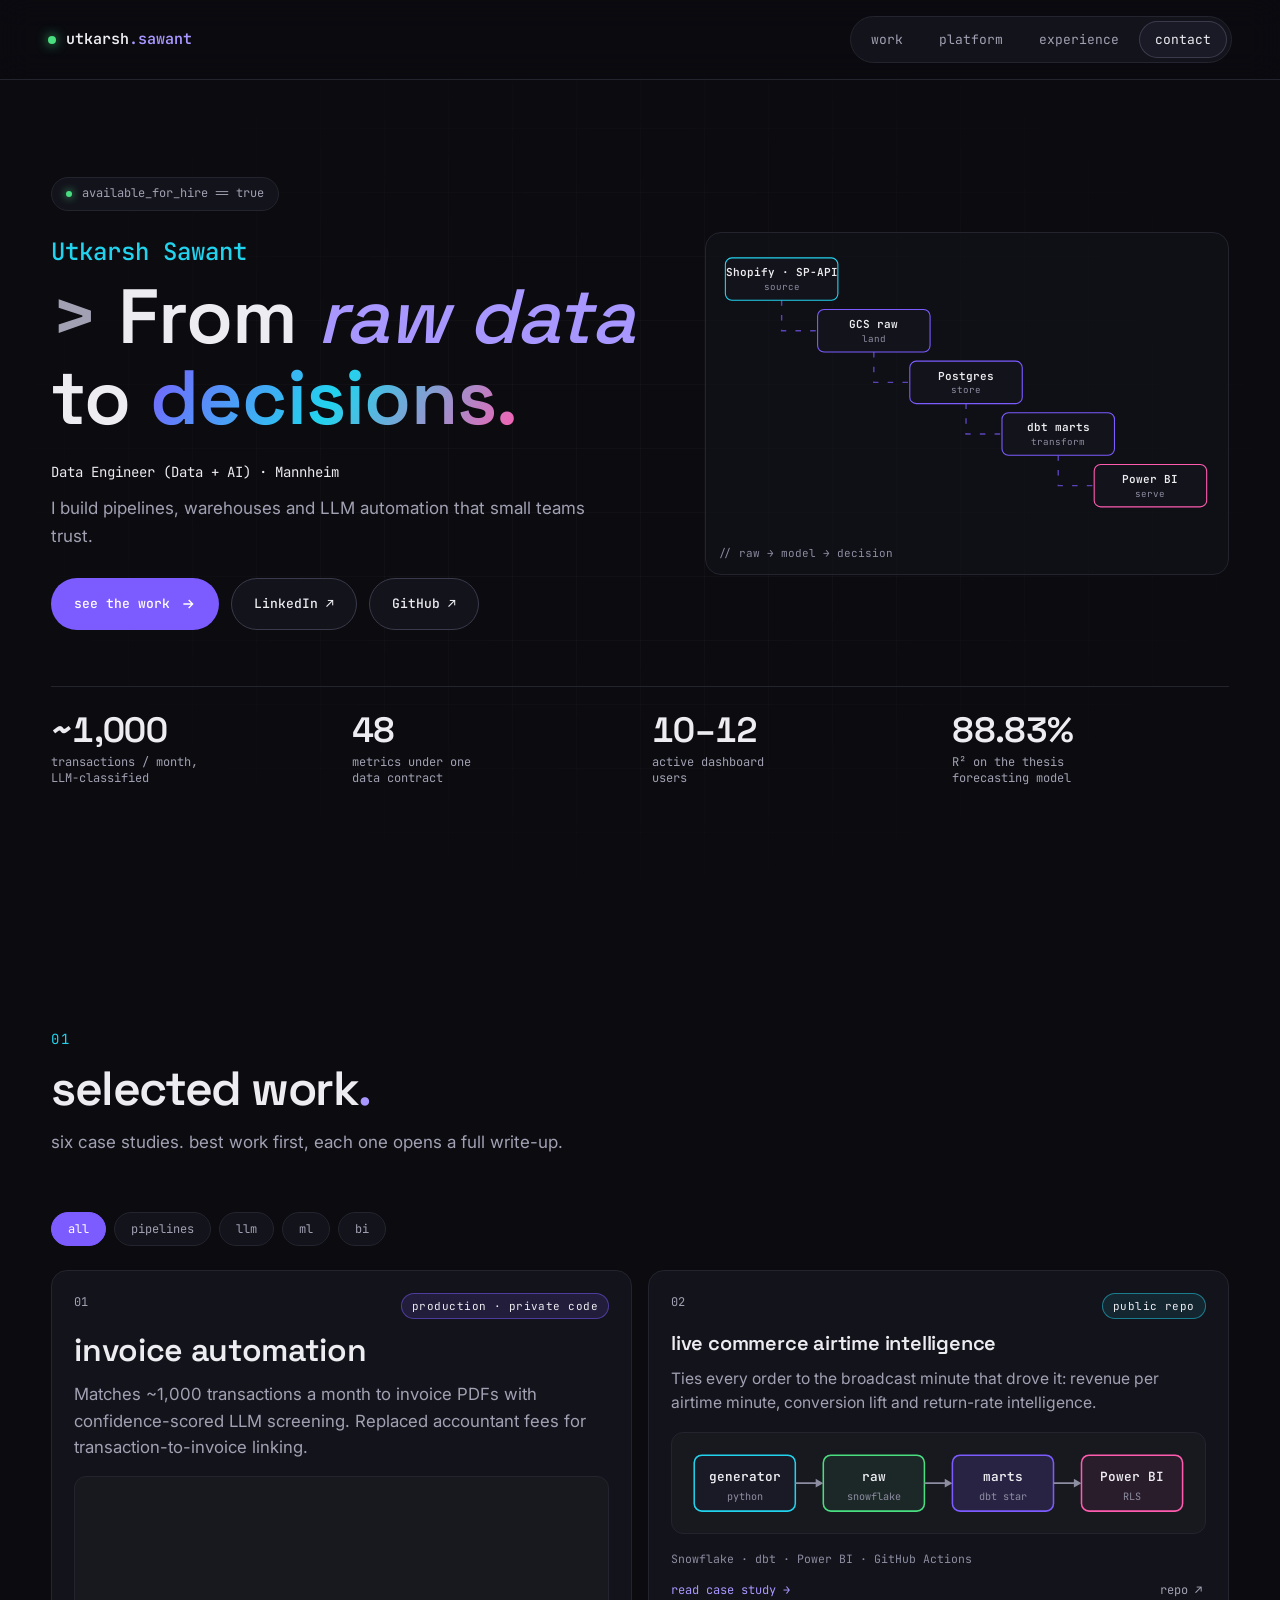
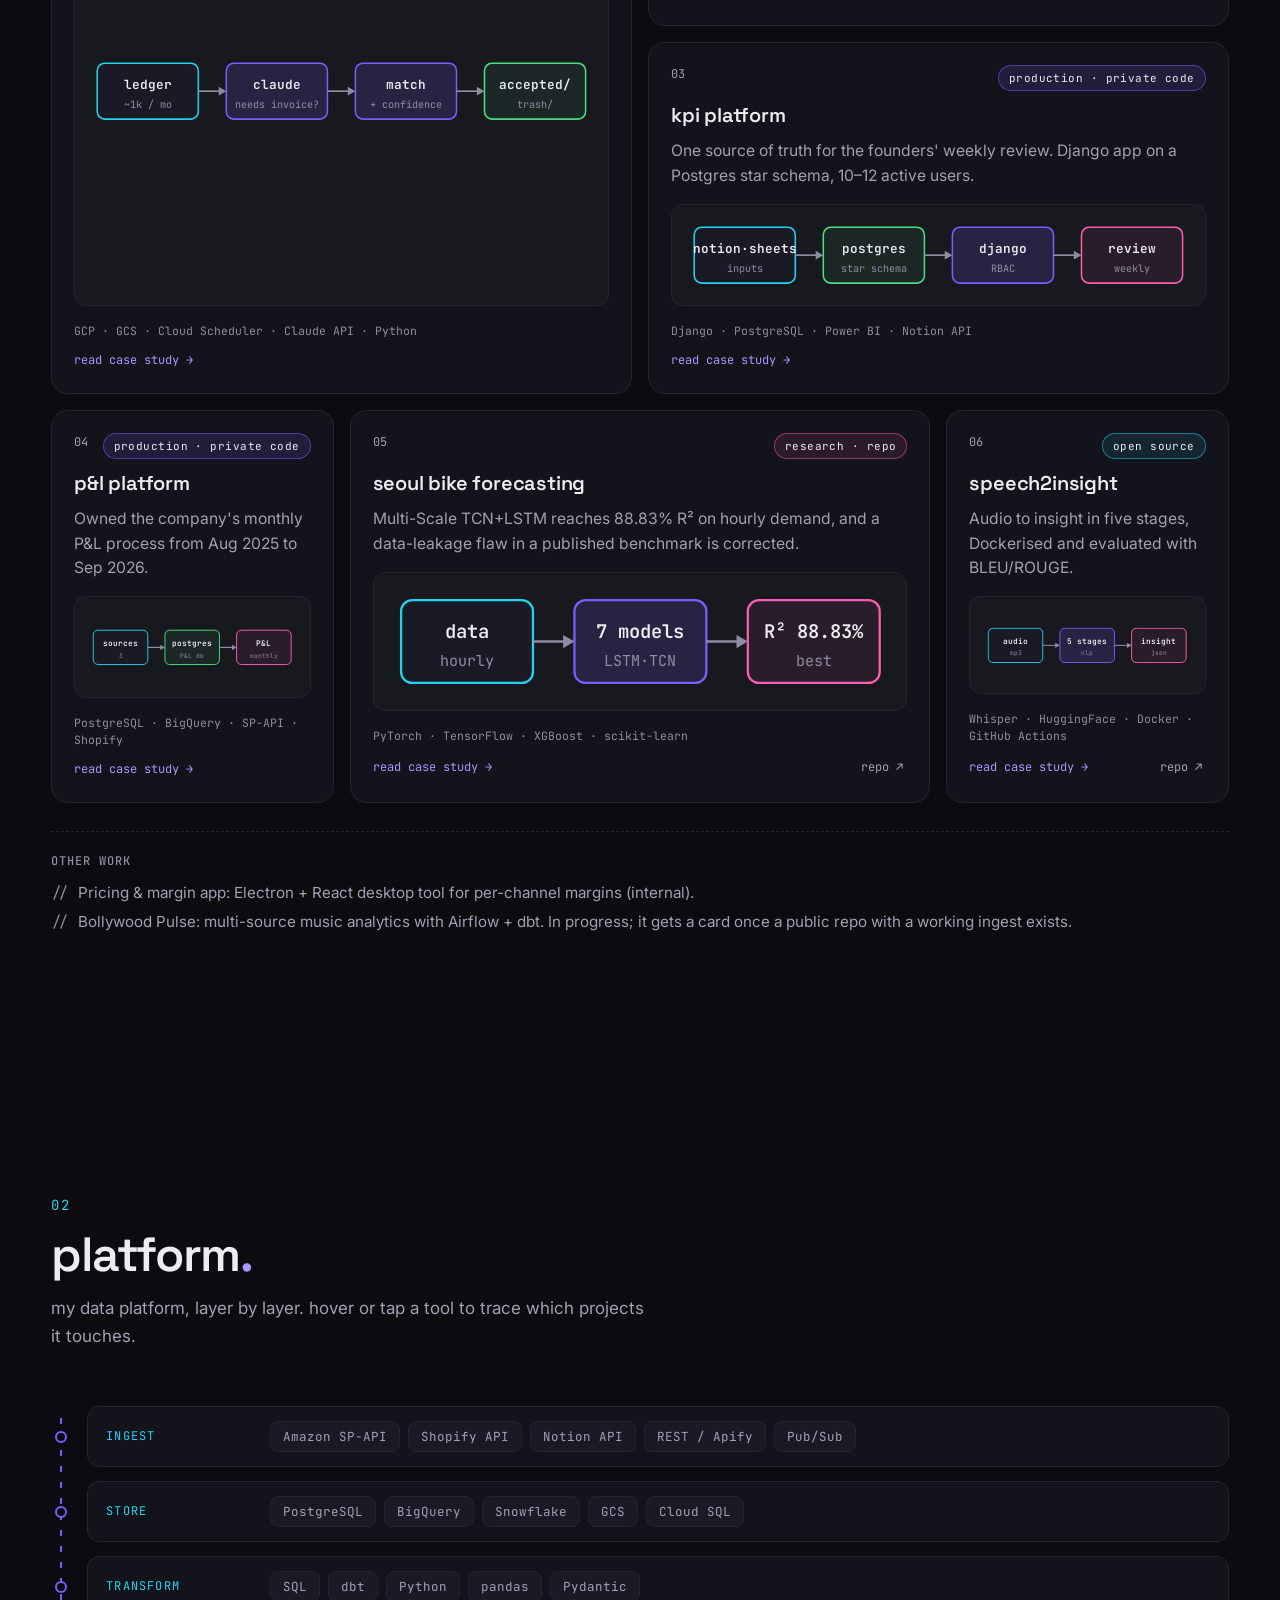
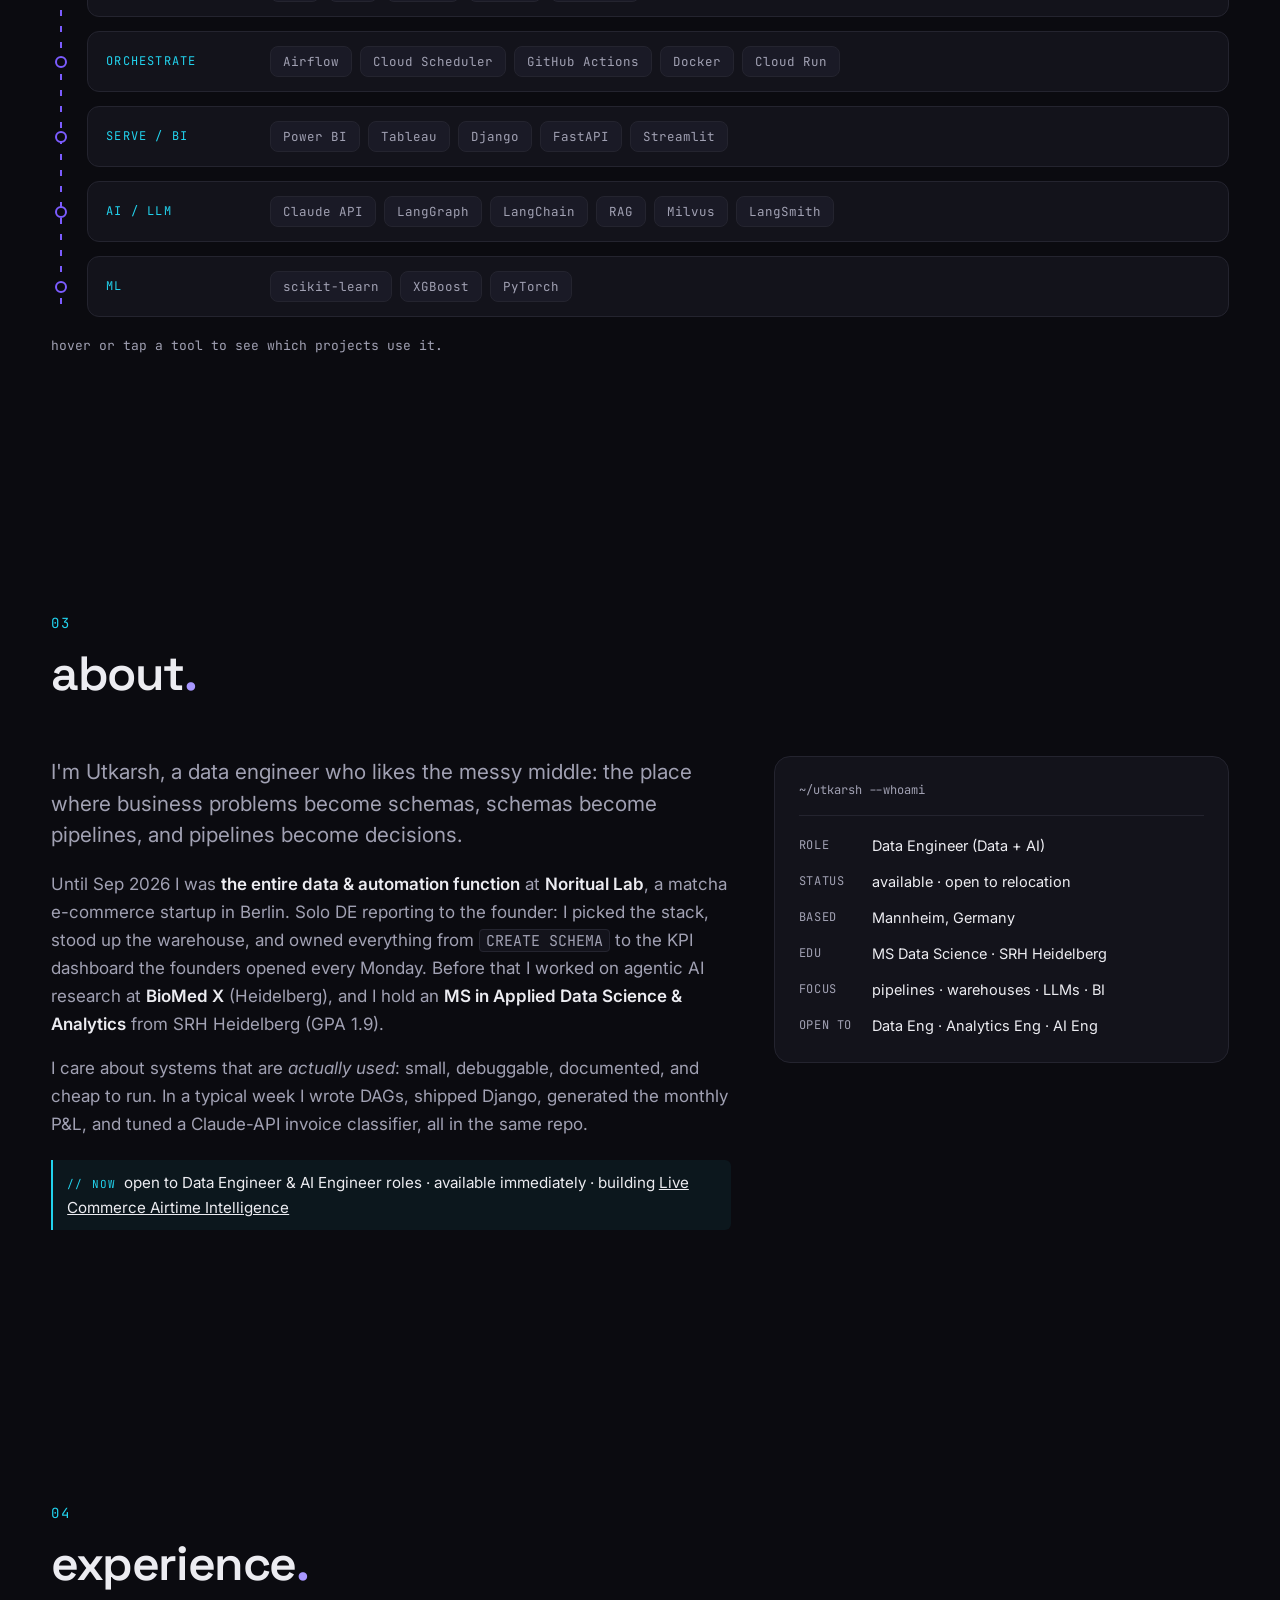
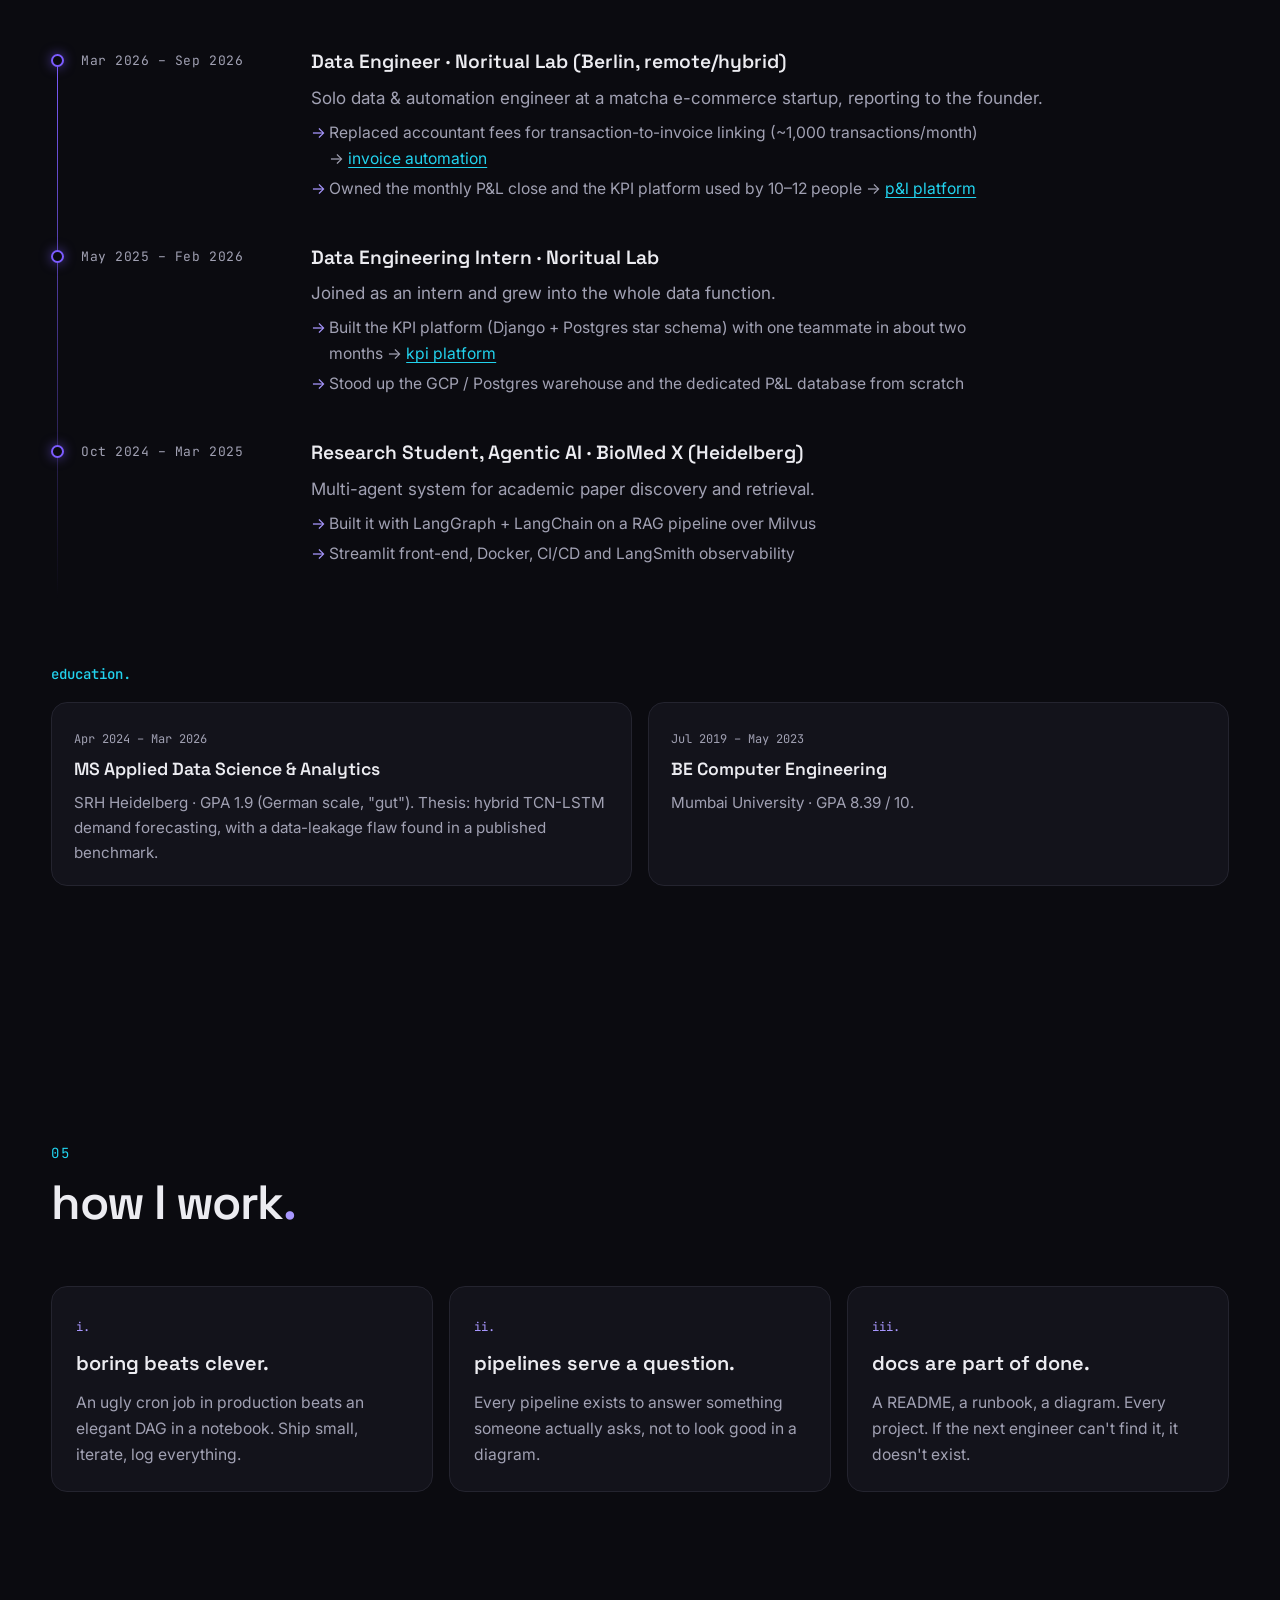
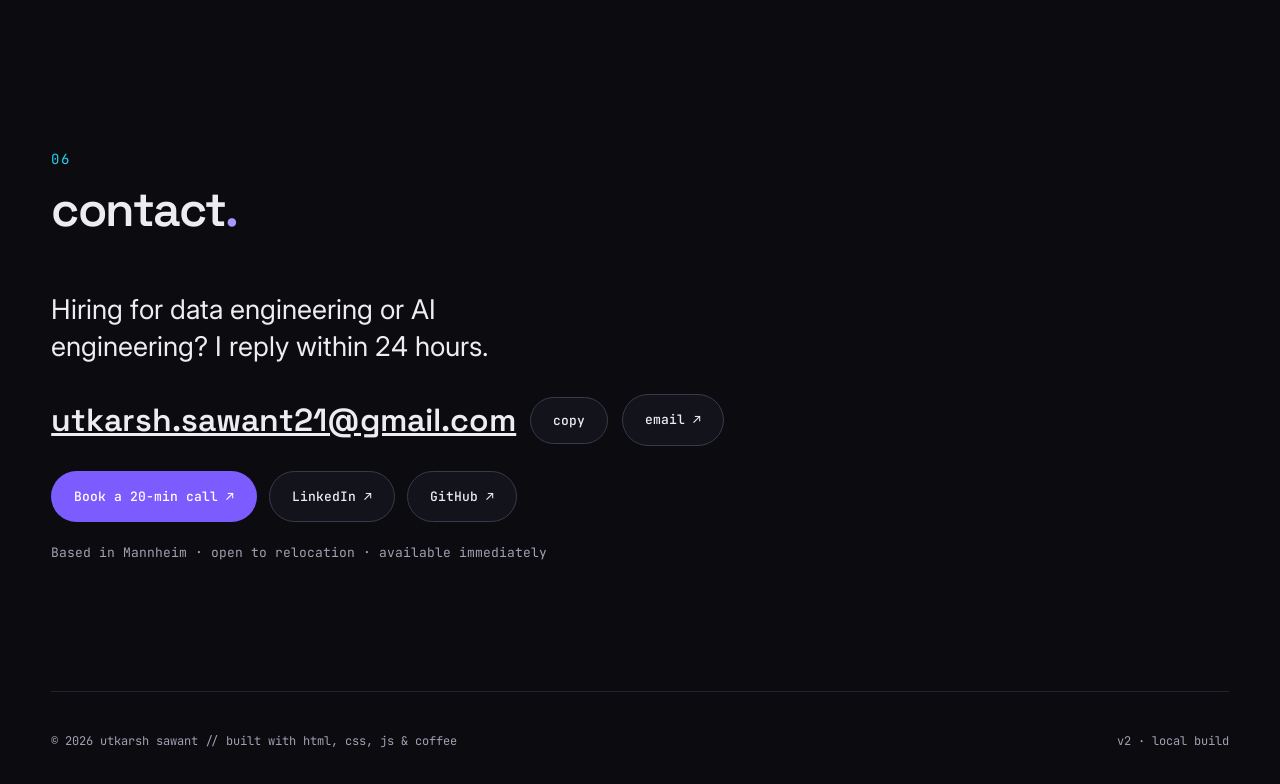
<file: index.html>
<!doctype html>
<html lang="en">
<head>
  <meta charset="utf-8" />
  <meta name="viewport" content="width=device-width, initial-scale=1" />
  <title>Utkarsh Sawant — Data Engineer (Data + AI)</title>
  <meta name="description" content="Pipelines, warehouses and LLM automation that small teams trust. Based in Germany." />
  <script>document.documentElement.classList.add('js');</script>
  <link rel="canonical" href="https://utkarshsawant65.github.io/Portfolio-website/" />
  <link rel="icon" href="favicon.svg" type="image/svg+xml" />

  <meta property="og:type" content="website" />
  <meta property="og:title" content="Utkarsh Sawant — Data Engineer (Data + AI)" />
  <meta property="og:description" content="Pipelines, warehouses and LLM automation that small teams trust. Based in Germany." />
  <meta property="og:url" content="https://utkarshsawant65.github.io/Portfolio-website/" />
  <meta property="og:image" content="https://utkarshsawant65.github.io/Portfolio-website/assets/og/og-home.png" />
  <meta property="og:image:width" content="1200" />
  <meta property="og:image:height" content="627" />
  <meta property="og:image:alt" content="Utkarsh Sawant — Data Engineer (Data + AI)" />
  <meta name="twitter:card" content="summary_large_image" />
  <script type="application/ld+json">
  {
    "@context": "https://schema.org",
    "@type": "Person",
    "name": "Utkarsh Sawant",
    "jobTitle": "Data Engineer",
    "url": "https://utkarshsawant65.github.io/Portfolio-website/",
    "address": {"@type": "PostalAddress", "addressCountry": "DE"},
    "sameAs": ["https://www.linkedin.com/in/utkarsh-sawant/", "https://github.com/utkarshsawant65"],
    "knowsAbout": ["Data Engineering", "dbt", "Airflow", "PostgreSQL", "Snowflake", "GCP", "LLM automation"]
  }
  </script>
  <link rel="preconnect" href="https://fonts.googleapis.com" />
  <link rel="preconnect" href="https://fonts.gstatic.com" crossorigin />
  <link href="https://fonts.googleapis.com/css2?family=Inter:wght@400;500;600;700&family=JetBrains+Mono:wght@400;500;600&family=Space+Grotesk:wght@500;600;700&display=swap" rel="stylesheet" />
  <link rel="stylesheet" href="assets/css/tokens.css" />
  <link rel="stylesheet" href="assets/css/base.css" />
  <link rel="stylesheet" href="assets/css/components.css" />
  <link rel="stylesheet" href="assets/css/motion.css" />
</head>
<body>
  <a class="skip" href="#work">Skip to work</a>
  <header class="site-header">
    <a href="#home" class="brand" aria-label="Utkarsh Sawant, home">
      <span class="brand-dot" aria-hidden="true"></span>
      <span class="brand-text">utkarsh<span class="brand-accent">.sawant</span></span>
    </a>
    <button class="nav-toggle" type="button" aria-label="Toggle navigation" aria-expanded="false" aria-controls="primary-nav">
      <span></span><span></span><span></span>
    </button>
    <nav class="primary-nav" id="primary-nav" aria-label="Primary">
      <ul><li><a href="#work" data-nav>work</a></li><li><a href="#platform" data-nav>platform</a></li><li><a href="#experience" data-nav>experience</a></li><li><a href="#contact" data-nav>contact</a></li></ul>
    </nav>
  </header>

  <main>
    <!-- HERO -->
    <section id="home" class="hero">
      <div class="hero-grid">
        <div>
          <p class="status-pill"><span class="status-dot" aria-hidden="true"></span>available_for_hire == true</p>
          <h1 class="hero-title">
            <span class="hero-name">Utkarsh Sawant</span>
            <span class="hero-tag"><span class="muted">&gt;</span> From <em>raw data</em><br />to <span class="grad">decisions.</span></span>
          </h1>
          <p class="hero-role">Data Engineer (Data + AI) · Mannheim</p>
          <p class="hero-sub">I build pipelines, warehouses and LLM automation that small teams trust.</p>
          <div class="hero-cta">
            <a href="#work" class="btn btn-primary">see the work <svg viewBox="0 0 24 24" width="16" height="16" fill="none" stroke="currentColor" stroke-width="2" aria-hidden="true"><path d="M5 12h14M13 6l6 6-6 6"/></svg></a>
            <a href="https://www.linkedin.com/in/utkarsh-sawant/" class="btn btn-ghost" target="_blank" rel="noopener">LinkedIn ↗</a>
            <a href="https://github.com/utkarshsawant65" class="btn btn-ghost" target="_blank" rel="noopener">GitHub ↗</a>
          </div>
        </div>
        <div class="dag" aria-label="Pipeline motif">
          <svg viewBox="0 0 540 316" role="img" xmlns="http://www.w3.org/2000/svg"><title>Pipeline: Shopify and Amazon SP-API into a GCS raw layer, then Postgres, dbt marts and Power BI</title><g class="edges"><path class="edge" d="M 69.0 60 V 93.0 H 108"/><path class="edge" d="M 169.0 116 V 149.0 H 208"/><path class="edge" d="M 269.0 172 V 205.0 H 308"/><path class="edge" d="M 369.0 228 V 261.0 H 408"/></g><g class="nodes"><g class="node n-src"><rect x="8" y="14" width="122" height="46" rx="7"/><text class="t1" x="69.0" y="34" text-anchor="middle">Shopify · SP-API</text><text class="t2" x="69.0" y="49" text-anchor="middle">source</text></g><g class="node n-mid"><rect x="108" y="70" width="122" height="46" rx="7"/><text class="t1" x="169.0" y="90" text-anchor="middle">GCS raw</text><text class="t2" x="169.0" y="105" text-anchor="middle">land</text></g><g class="node n-mid"><rect x="208" y="126" width="122" height="46" rx="7"/><text class="t1" x="269.0" y="146" text-anchor="middle">Postgres</text><text class="t2" x="269.0" y="161" text-anchor="middle">store</text></g><g class="node n-mid"><rect x="308" y="182" width="122" height="46" rx="7"/><text class="t1" x="369.0" y="202" text-anchor="middle">dbt marts</text><text class="t2" x="369.0" y="217" text-anchor="middle">transform</text></g><g class="node n-out"><rect x="408" y="238" width="122" height="46" rx="7"/><text class="t1" x="469.0" y="258" text-anchor="middle">Power BI</text><text class="t2" x="469.0" y="273" text-anchor="middle">serve</text></g></g></svg>
          <p class="dag-cap">// raw → model → decision</p>
        </div>
      </div>

      <ul class="proof" aria-label="Proof in numbers">
        <li class="proof-item"><strong data-count="1000" data-prefix="~">~1,000</strong><span>transactions / month,<br />LLM-classified</span></li>
        <li class="proof-item"><strong data-count="48">48</strong><span>metrics under one<br />data contract</span></li>
        <li class="proof-item"><strong>10–12</strong><span>active dashboard<br />users</span></li>
        <li class="proof-item"><strong data-count="88.83" data-decimals="2" data-suffix="%">88.83%</strong><span>R² on the thesis<br />forecasting model</span></li>
      </ul>
    </section>

    <!-- WORK -->
    <section id="work">
      <div class="shell">
        <div class="section-head reveal">
          <span class="section-num">01</span>
          <h2>selected work<span class="dot">.</span></h2>
          <p class="section-sub">six case studies. best work first, each one opens a full write-up.</p>
        </div>
        <div class="filters" role="group" aria-label="Filter projects">
          <button class="filter" type="button" data-filter="all" aria-pressed="true">all</button>
          <button class="filter" type="button" data-filter="pipelines" aria-pressed="false">pipelines</button>
          <button class="filter" type="button" data-filter="llm" aria-pressed="false">llm</button>
          <button class="filter" type="button" data-filter="ml" aria-pressed="false">ml</button>
          <button class="filter" type="button" data-filter="bi" aria-pressed="false">bi</button>
        </div>
        <div class="bento">
        <article class="card reveal card--xl" data-slug="invoice" data-tools="claude gcs cloud-scheduler python" data-tags="pipelines llm">
          <div class="card-top">
            <span class="card-num">01</span>
            <span class="badge">production · private code</span>
          </div>
          <h3 class="card-title"><a class="card-main" href="work/invoice-automation.html">invoice automation</a></h3>
          <p class="card-outcome">Matches ~1,000 transactions a month to invoice PDFs with confidence-scored LLM screening. Replaced accountant fees for transaction-to-invoice linking.</p>
          <div class="card-thumb"><svg class="fl" viewBox="0 0 400 60" aria-hidden="true" xmlns="http://www.w3.org/2000/svg"><g class="k-src"><rect x="8.0" y="8.0" width="79.5" height="44" rx="6"/><text x="47.8" y="28.0" text-anchor="middle" font-size="10" font-weight="600">ledger</text><text class="s" x="47.8" y="43.0" text-anchor="middle" font-size="8">~1k / mo</text></g><g class="k-proc"><rect x="109.5" y="8.0" width="79.5" height="44" rx="6"/><text x="149.2" y="28.0" text-anchor="middle" font-size="10" font-weight="600">claude</text><text class="s" x="149.2" y="43.0" text-anchor="middle" font-size="8">needs invoice?</text></g><g class="k-proc"><rect x="211.0" y="8.0" width="79.5" height="44" rx="6"/><text x="250.8" y="28.0" text-anchor="middle" font-size="10" font-weight="600">match</text><text class="s" x="250.8" y="43.0" text-anchor="middle" font-size="8">+ confidence</text></g><g class="k-store"><rect x="312.5" y="8.0" width="79.5" height="44" rx="6"/><text x="352.2" y="28.0" text-anchor="middle" font-size="10" font-weight="600">accepted/</text><text class="s" x="352.2" y="43.0" text-anchor="middle" font-size="8">trash/</text></g><path class="a" d="M 87.5 30.0 L 104.5 30.0"/><polygon points="109.5,30.0 103.5,26.5 103.5,33.5"/><path class="a" d="M 189.0 30.0 L 206.0 30.0"/><polygon points="211.0,30.0 205.0,26.5 205.0,33.5"/><path class="a" d="M 290.5 30.0 L 307.5 30.0"/><polygon points="312.5,30.0 306.5,26.5 306.5,33.5"/></svg></div>
          <p class="card-tools">GCP · GCS · Cloud Scheduler · Claude API · Python</p>
          <div class="card-foot"><span class="card-cta" aria-hidden="true">read case study →</span></div>
        </article>
        <article class="card reveal card--wide" data-slug="airtime" data-tools="snowflake dbt powerbi python github-actions sql" data-tags="pipelines bi">
          <div class="card-top">
            <span class="card-num">02</span>
            <span class="badge badge--public">public repo</span>
          </div>
          <h3 class="card-title"><a class="card-main" href="work/live-commerce-airtime.html">live commerce airtime intelligence</a></h3>
          <p class="card-outcome">Ties every order to the broadcast minute that drove it: revenue per airtime minute, conversion lift and return-rate intelligence.</p>
          <div class="card-thumb"><svg class="fl" viewBox="0 0 400 60" aria-hidden="true" xmlns="http://www.w3.org/2000/svg"><g class="k-src"><rect x="8.0" y="8.0" width="79.5" height="44" rx="6"/><text x="47.8" y="28.0" text-anchor="middle" font-size="10" font-weight="600">generator</text><text class="s" x="47.8" y="43.0" text-anchor="middle" font-size="8">python</text></g><g class="k-store"><rect x="109.5" y="8.0" width="79.5" height="44" rx="6"/><text x="149.2" y="28.0" text-anchor="middle" font-size="10" font-weight="600">raw</text><text class="s" x="149.2" y="43.0" text-anchor="middle" font-size="8">snowflake</text></g><g class="k-proc"><rect x="211.0" y="8.0" width="79.5" height="44" rx="6"/><text x="250.8" y="28.0" text-anchor="middle" font-size="10" font-weight="600">marts</text><text class="s" x="250.8" y="43.0" text-anchor="middle" font-size="8">dbt star</text></g><g class="k-out"><rect x="312.5" y="8.0" width="79.5" height="44" rx="6"/><text x="352.2" y="28.0" text-anchor="middle" font-size="10" font-weight="600">Power BI</text><text class="s" x="352.2" y="43.0" text-anchor="middle" font-size="8">RLS</text></g><path class="a" d="M 87.5 30.0 L 104.5 30.0"/><polygon points="109.5,30.0 103.5,26.5 103.5,33.5"/><path class="a" d="M 189.0 30.0 L 206.0 30.0"/><polygon points="211.0,30.0 205.0,26.5 205.0,33.5"/><path class="a" d="M 290.5 30.0 L 307.5 30.0"/><polygon points="312.5,30.0 306.5,26.5 306.5,33.5"/></svg></div>
          <p class="card-tools">Snowflake · dbt · Power BI · GitHub Actions</p>
          <div class="card-foot"><span class="card-cta" aria-hidden="true">read case study →</span><a class="card-repo" href="https://github.com/utkarshsawant65/Live-commerce-airtime-intelligence" target="_blank" rel="noopener" aria-label="live commerce airtime intelligence repository (opens GitHub)">repo ↗</a></div>
        </article>
        <article class="card reveal card--wide" data-slug="kpi" data-tools="django postgres powerbi notion python" data-tags="pipelines bi">
          <div class="card-top">
            <span class="card-num">03</span>
            <span class="badge">production · private code</span>
          </div>
          <h3 class="card-title"><a class="card-main" href="work/kpi-platform.html">kpi platform</a></h3>
          <p class="card-outcome">One source of truth for the founders&#x27; weekly review. Django app on a Postgres star schema, 10–12 active users.</p>
          <div class="card-thumb"><svg class="fl" viewBox="0 0 400 60" aria-hidden="true" xmlns="http://www.w3.org/2000/svg"><g class="k-src"><rect x="8.0" y="8.0" width="79.5" height="44" rx="6"/><text x="47.8" y="28.0" text-anchor="middle" font-size="10" font-weight="600">notion·sheets</text><text class="s" x="47.8" y="43.0" text-anchor="middle" font-size="8">inputs</text></g><g class="k-store"><rect x="109.5" y="8.0" width="79.5" height="44" rx="6"/><text x="149.2" y="28.0" text-anchor="middle" font-size="10" font-weight="600">postgres</text><text class="s" x="149.2" y="43.0" text-anchor="middle" font-size="8">star schema</text></g><g class="k-proc"><rect x="211.0" y="8.0" width="79.5" height="44" rx="6"/><text x="250.8" y="28.0" text-anchor="middle" font-size="10" font-weight="600">django</text><text class="s" x="250.8" y="43.0" text-anchor="middle" font-size="8">RBAC</text></g><g class="k-out"><rect x="312.5" y="8.0" width="79.5" height="44" rx="6"/><text x="352.2" y="28.0" text-anchor="middle" font-size="10" font-weight="600">review</text><text class="s" x="352.2" y="43.0" text-anchor="middle" font-size="8">weekly</text></g><path class="a" d="M 87.5 30.0 L 104.5 30.0"/><polygon points="109.5,30.0 103.5,26.5 103.5,33.5"/><path class="a" d="M 189.0 30.0 L 206.0 30.0"/><polygon points="211.0,30.0 205.0,26.5 205.0,33.5"/><path class="a" d="M 290.5 30.0 L 307.5 30.0"/><polygon points="312.5,30.0 306.5,26.5 306.5,33.5"/></svg></div>
          <p class="card-tools">Django · PostgreSQL · Power BI · Notion API</p>
          <div class="card-foot"><span class="card-cta" aria-hidden="true">read case study →</span></div>
        </article>
        <article class="card reveal" data-slug="pnl" data-tools="postgres bigquery sp-api shopify python sql" data-tags="pipelines bi">
          <div class="card-top">
            <span class="card-num">04</span>
            <span class="badge">production · private code</span>
          </div>
          <h3 class="card-title"><a class="card-main" href="work/pnl-platform.html">p&amp;l platform</a></h3>
          <p class="card-outcome">Owned the company&#x27;s monthly P&amp;L process from Aug 2025 to Sep 2026.</p>
          <div class="card-thumb"><svg class="fl" viewBox="0 0 270 60" aria-hidden="true" xmlns="http://www.w3.org/2000/svg"><g class="k-src"><rect x="8.0" y="8.0" width="70.0" height="44" rx="6"/><text x="43.0" y="28.0" text-anchor="middle" font-size="10" font-weight="600">sources</text><text class="s" x="43.0" y="43.0" text-anchor="middle" font-size="8">3</text></g><g class="k-store"><rect x="100.0" y="8.0" width="70.0" height="44" rx="6"/><text x="135.0" y="28.0" text-anchor="middle" font-size="10" font-weight="600">postgres</text><text class="s" x="135.0" y="43.0" text-anchor="middle" font-size="8">P&amp;L db</text></g><g class="k-out"><rect x="192.0" y="8.0" width="70.0" height="44" rx="6"/><text x="227.0" y="28.0" text-anchor="middle" font-size="10" font-weight="600">P&amp;L</text><text class="s" x="227.0" y="43.0" text-anchor="middle" font-size="8">monthly</text></g><path class="a" d="M 78.0 30.0 L 95.0 30.0"/><polygon points="100.0,30.0 94.0,26.5 94.0,33.5"/><path class="a" d="M 170.0 30.0 L 187.0 30.0"/><polygon points="192.0,30.0 186.0,26.5 186.0,33.5"/></svg></div>
          <p class="card-tools">PostgreSQL · BigQuery · SP-API · Shopify</p>
          <div class="card-foot"><span class="card-cta" aria-hidden="true">read case study →</span></div>
        </article>
        <article class="card reveal card--wide" data-slug="seoul" data-tools="pytorch xgboost sklearn pandas python" data-tags="ml">
          <div class="card-top">
            <span class="card-num">05</span>
            <span class="badge badge--research">research · repo</span>
          </div>
          <h3 class="card-title"><a class="card-main" href="work/seoul-bike-forecasting.html">seoul bike forecasting</a></h3>
          <p class="card-outcome">Multi-Scale TCN+LSTM reaches 88.83% R² on hourly demand, and a data-leakage flaw in a published benchmark is corrected.</p>
          <div class="card-thumb"><svg class="fl" viewBox="0 0 270 60" aria-hidden="true" xmlns="http://www.w3.org/2000/svg"><g class="k-src"><rect x="8.0" y="8.0" width="70.0" height="44" rx="6"/><text x="43.0" y="28.0" text-anchor="middle" font-size="10" font-weight="600">data</text><text class="s" x="43.0" y="43.0" text-anchor="middle" font-size="8">hourly</text></g><g class="k-proc"><rect x="100.0" y="8.0" width="70.0" height="44" rx="6"/><text x="135.0" y="28.0" text-anchor="middle" font-size="10" font-weight="600">7 models</text><text class="s" x="135.0" y="43.0" text-anchor="middle" font-size="8">LSTM·TCN</text></g><g class="k-out"><rect x="192.0" y="8.0" width="70.0" height="44" rx="6"/><text x="227.0" y="28.0" text-anchor="middle" font-size="10" font-weight="600">R² 88.83%</text><text class="s" x="227.0" y="43.0" text-anchor="middle" font-size="8">best</text></g><path class="a" d="M 78.0 30.0 L 95.0 30.0"/><polygon points="100.0,30.0 94.0,26.5 94.0,33.5"/><path class="a" d="M 170.0 30.0 L 187.0 30.0"/><polygon points="192.0,30.0 186.0,26.5 186.0,33.5"/></svg></div>
          <p class="card-tools">PyTorch · TensorFlow · XGBoost · scikit-learn</p>
          <div class="card-foot"><span class="card-cta" aria-hidden="true">read case study →</span><a class="card-repo" href="https://github.com/utkarshsawant65" target="_blank" rel="noopener" aria-label="seoul bike forecasting repository (opens GitHub)">repo ↗</a></div>
        </article>
        <article class="card reveal" data-slug="speech2insight" data-tools="python docker github-actions streamlit" data-tags="llm ml">
          <div class="card-top">
            <span class="card-num">06</span>
            <span class="badge badge--public">open source</span>
          </div>
          <h3 class="card-title"><a class="card-main" href="work/speech2insight.html">speech2insight</a></h3>
          <p class="card-outcome">Audio to insight in five stages, Dockerised and evaluated with BLEU/ROUGE.</p>
          <div class="card-thumb"><svg class="fl" viewBox="0 0 270 60" aria-hidden="true" xmlns="http://www.w3.org/2000/svg"><g class="k-src"><rect x="8.0" y="8.0" width="70.0" height="44" rx="6"/><text x="43.0" y="28.0" text-anchor="middle" font-size="10" font-weight="600">audio</text><text class="s" x="43.0" y="43.0" text-anchor="middle" font-size="8">mp3</text></g><g class="k-proc"><rect x="100.0" y="8.0" width="70.0" height="44" rx="6"/><text x="135.0" y="28.0" text-anchor="middle" font-size="10" font-weight="600">5 stages</text><text class="s" x="135.0" y="43.0" text-anchor="middle" font-size="8">nlp</text></g><g class="k-out"><rect x="192.0" y="8.0" width="70.0" height="44" rx="6"/><text x="227.0" y="28.0" text-anchor="middle" font-size="10" font-weight="600">insight</text><text class="s" x="227.0" y="43.0" text-anchor="middle" font-size="8">json</text></g><path class="a" d="M 78.0 30.0 L 95.0 30.0"/><polygon points="100.0,30.0 94.0,26.5 94.0,33.5"/><path class="a" d="M 170.0 30.0 L 187.0 30.0"/><polygon points="192.0,30.0 186.0,26.5 186.0,33.5"/></svg></div>
          <p class="card-tools">Whisper · HuggingFace · Docker · GitHub Actions</p>
          <div class="card-foot"><span class="card-cta" aria-hidden="true">read case study →</span><a class="card-repo" href="https://github.com/utkarshsawant65" target="_blank" rel="noopener" aria-label="speech2insight repository (opens GitHub)">repo ↗</a></div>
        </article>
        </div>
        <div class="other-work">
          <h3>other work</h3>
          <ul>
            <li>Pricing &amp; margin app: Electron + React desktop tool for per-channel margins (internal).</li>
            <li>Bollywood Pulse: multi-source music analytics with Airflow + dbt. In progress; it gets a card once a public repo with a working ingest exists.</li>
          </ul>
        </div>
      </div>
    </section>

    <!-- PLATFORM -->
    <section id="platform">
      <div class="shell">
        <div class="section-head reveal">
          <span class="section-num">02</span>
          <h2>platform<span class="dot">.</span></h2>
          <p class="section-sub">my data platform, layer by layer. hover or tap a tool to trace which projects it touches.</p>
        </div>
        <div class="pipeline">
        <div class="stage reveal"><span class="stage-name">INGEST</span><div class="stage-chips"><button class="chip" type="button" data-tool="sp-api" aria-pressed="false">Amazon SP-API</button><button class="chip" type="button" data-tool="shopify" aria-pressed="false">Shopify API</button><button class="chip" type="button" data-tool="notion" aria-pressed="false">Notion API</button><button class="chip" type="button" data-tool="apify" aria-pressed="false">REST / Apify</button><button class="chip" type="button" data-tool="pubsub" aria-pressed="false">Pub/Sub</button></div></div>
        <div class="stage reveal"><span class="stage-name">STORE</span><div class="stage-chips"><button class="chip" type="button" data-tool="postgres" aria-pressed="false">PostgreSQL</button><button class="chip" type="button" data-tool="bigquery" aria-pressed="false">BigQuery</button><button class="chip" type="button" data-tool="snowflake" aria-pressed="false">Snowflake</button><button class="chip" type="button" data-tool="gcs" aria-pressed="false">GCS</button><button class="chip" type="button" data-tool="cloudsql" aria-pressed="false">Cloud SQL</button></div></div>
        <div class="stage reveal"><span class="stage-name">TRANSFORM</span><div class="stage-chips"><button class="chip" type="button" data-tool="sql" aria-pressed="false">SQL</button><button class="chip" type="button" data-tool="dbt" aria-pressed="false">dbt</button><button class="chip" type="button" data-tool="python" aria-pressed="false">Python</button><button class="chip" type="button" data-tool="pandas" aria-pressed="false">pandas</button><button class="chip" type="button" data-tool="pydantic" aria-pressed="false">Pydantic</button></div></div>
        <div class="stage reveal"><span class="stage-name">ORCHESTRATE</span><div class="stage-chips"><button class="chip" type="button" data-tool="airflow" aria-pressed="false">Airflow</button><button class="chip" type="button" data-tool="cloud-scheduler" aria-pressed="false">Cloud Scheduler</button><button class="chip" type="button" data-tool="github-actions" aria-pressed="false">GitHub Actions</button><button class="chip" type="button" data-tool="docker" aria-pressed="false">Docker</button><button class="chip" type="button" data-tool="cloud-run" aria-pressed="false">Cloud Run</button></div></div>
        <div class="stage reveal"><span class="stage-name">SERVE / BI</span><div class="stage-chips"><button class="chip" type="button" data-tool="powerbi" aria-pressed="false">Power BI</button><button class="chip" type="button" data-tool="tableau" aria-pressed="false">Tableau</button><button class="chip" type="button" data-tool="django" aria-pressed="false">Django</button><button class="chip" type="button" data-tool="fastapi" aria-pressed="false">FastAPI</button><button class="chip" type="button" data-tool="streamlit" aria-pressed="false">Streamlit</button></div></div>
        <div class="stage reveal"><span class="stage-name">AI / LLM</span><div class="stage-chips"><button class="chip" type="button" data-tool="claude" aria-pressed="false">Claude API</button><button class="chip" type="button" data-tool="langgraph" aria-pressed="false">LangGraph</button><button class="chip" type="button" data-tool="langchain" aria-pressed="false">LangChain</button><button class="chip" type="button" data-tool="rag" aria-pressed="false">RAG</button><button class="chip" type="button" data-tool="milvus" aria-pressed="false">Milvus</button><button class="chip" type="button" data-tool="langsmith" aria-pressed="false">LangSmith</button></div></div>
        <div class="stage reveal"><span class="stage-name">ML</span><div class="stage-chips"><button class="chip" type="button" data-tool="sklearn" aria-pressed="false">scikit-learn</button><button class="chip" type="button" data-tool="xgboost" aria-pressed="false">XGBoost</button><button class="chip" type="button" data-tool="pytorch" aria-pressed="false">PyTorch</button></div></div>
        </div>
        <p class="lineage-status" id="lineage-status" aria-live="polite">hover or tap a tool to see which projects use it.</p>
      </div>
    </section>

    <!-- ABOUT -->
    <section id="about">
      <div class="shell">
        <div class="section-head reveal">
          <span class="section-num">03</span>
          <h2>about<span class="dot">.</span></h2>
        </div>
        <div class="about-grid">
          <div class="about-text reveal">
            <p class="lead">I'm Utkarsh, a data engineer who likes the messy middle: the place where business problems become schemas, schemas become pipelines, and pipelines become decisions.</p>
            <p>Until Sep 2026 I was <strong>the entire data &amp; automation function</strong> at <strong>Noritual Lab</strong>, a matcha e-commerce startup in Berlin. Solo DE reporting to the founder: I picked the stack, stood up the warehouse, and owned everything from <code>CREATE SCHEMA</code> to the KPI dashboard the founders opened every Monday. Before that I worked on agentic AI research at <strong>BioMed X</strong> (Heidelberg), and I hold an <strong>MS in Applied Data Science &amp; Analytics</strong> from SRH Heidelberg (GPA 1.9).</p>
            <p>I care about systems that are <em>actually used</em>: small, debuggable, documented, and cheap to run. In a typical week I wrote DAGs, shipped Django, generated the monthly P&amp;L, and tuned a Claude-API invoice classifier, all in the same repo.</p>
            <p class="now-line"><span class="now-label">// now</span>open to Data Engineer &amp; AI Engineer roles · available immediately · building <a href="work/live-commerce-airtime.html">Live Commerce Airtime Intelligence</a></p>
          </div>
          <aside class="about-card reveal" aria-label="Quick facts">
            <div class="card-header mono">~/utkarsh --whoami</div>
            <dl>
              <dt>role</dt><dd>Data Engineer (Data + AI)</dd>
              <dt>status</dt><dd>available · open to relocation</dd>
              <dt>based</dt><dd>Mannheim, Germany</dd>
              <dt>edu</dt><dd>MS Data Science · SRH Heidelberg</dd>
              <dt>focus</dt><dd>pipelines · warehouses · LLMs · BI</dd>
              <dt>open to</dt><dd>Data Eng · Analytics Eng · AI Eng</dd>
            </dl>
          </aside>
        </div>
      </div>
    </section>

    <!-- EXPERIENCE -->
    <section id="experience">
      <div class="shell">
        <div class="section-head reveal">
          <span class="section-num">04</span>
          <h2>experience<span class="dot">.</span></h2>
        </div>
        <!-- TODO(author): use the exact titles and dates from your Arbeitszeugnis. Dates below are placeholders. -->
        <ol class="timeline">
          <li class="timeline-item reveal">
            <div class="timeline-when mono">Mar 2026 – Sep 2026</div>
            <div class="timeline-what">
              <h3>Data Engineer · Noritual Lab (Berlin, remote/hybrid)</h3>
              <p>Solo data &amp; automation engineer at a matcha e-commerce startup, reporting to the founder.</p>
              <ul>
                <li>Replaced accountant fees for transaction-to-invoice linking (~1,000 transactions/month) → <a href="work/invoice-automation.html">invoice automation</a></li>
                <li>Owned the monthly P&amp;L close and the KPI platform used by 10–12 people → <a href="work/pnl-platform.html">p&amp;l platform</a></li>
              </ul>
            </div>
          </li>
          <li class="timeline-item reveal">
            <div class="timeline-when mono">May 2025 – Feb 2026</div>
            <div class="timeline-what">
              <h3>Data Engineering Intern · Noritual Lab</h3>
              <p>Joined as an intern and grew into the whole data function.</p>
              <ul>
                <li>Built the KPI platform (Django + Postgres star schema) with one teammate in about two months → <a href="work/kpi-platform.html">kpi platform</a></li>
                <li>Stood up the GCP / Postgres warehouse and the dedicated P&amp;L database from scratch</li>
              </ul>
            </div>
          </li>
          <li class="timeline-item reveal">
            <div class="timeline-when mono">Oct 2024 – Mar 2025</div>
            <div class="timeline-what">
              <h3>Research Student, Agentic AI · BioMed X (Heidelberg)</h3>
              <p>Multi-agent system for academic paper discovery and retrieval.</p>
              <ul>
                <li>Built it with LangGraph + LangChain on a RAG pipeline over Milvus</li>
                <li>Streamlit front-end, Docker, CI/CD and LangSmith observability</li>
              </ul>
            </div>
          </li>
        </ol>

        <div class="education reveal">
          <h3>education.</h3>
          <div class="edu-grid">
            <div class="edu-card">
              <span class="when">Apr 2024 – Mar 2026</span>
              <h4>MS Applied Data Science &amp; Analytics</h4>
              <p>SRH Heidelberg · GPA 1.9 (German scale, "gut"). Thesis: hybrid TCN-LSTM demand forecasting, with a data-leakage flaw found in a published benchmark.</p>
            </div>
            <div class="edu-card">
              <span class="when">Jul 2019 – May 2023</span>
              <h4>BE Computer Engineering</h4>
              <p>Mumbai University · GPA 8.39 / 10.</p>
            </div>
          </div>
        </div>
      </div>
    </section>

    <!-- PRINCIPLES -->
    <section id="thinking">
      <div class="shell">
        <div class="section-head reveal">
          <span class="section-num">05</span>
          <h2>how I work<span class="dot">.</span></h2>
        </div>
        <div class="principles">
          <article class="principle reveal"><span class="principle-num">i.</span><h3>boring beats clever.</h3><p>An ugly cron job in production beats an elegant DAG in a notebook. Ship small, iterate, log everything.</p></article>
          <article class="principle reveal"><span class="principle-num">ii.</span><h3>pipelines serve a question.</h3><p>Every pipeline exists to answer something someone actually asks, not to look good in a diagram.</p></article>
          <article class="principle reveal"><span class="principle-num">iii.</span><h3>docs are part of done.</h3><p>A README, a runbook, a diagram. Every project. If the next engineer can't find it, it doesn't exist.</p></article>
        </div>
      </div>
    </section>

    <!-- CONTACT -->
    <section id="contact">
      <div class="shell reveal">
        <div class="section-head">
          <span class="section-num">06</span>
          <h2>contact<span class="dot">.</span></h2>
        </div>
        <p class="contact-lead">Hiring for data engineering or AI engineering? I reply within 24 hours.</p>
        <div class="contact-mail-row">
          <a class="contact-mail" href="mailto:utkarsh.sawant21@gmail.com">utkarsh.sawant21@gmail.com</a>
          <button class="btn btn-ghost copy-btn" type="button" data-copy="utkarsh.sawant21@gmail.com">copy</button>
          <a class="btn btn-ghost" href="mailto:utkarsh.sawant21@gmail.com">email ↗</a>
        </div>
        <div class="contact-actions">
          <a class="btn btn-primary" href="https://cal.com/utkarsh-sawant" target="_blank" rel="noopener">Book a 20-min call ↗</a>
          <a class="btn btn-ghost" href="https://www.linkedin.com/in/utkarsh-sawant/" target="_blank" rel="noopener">LinkedIn ↗</a>
          <a class="btn btn-ghost" href="https://github.com/utkarshsawant65" target="_blank" rel="noopener">GitHub ↗</a>
        </div>
        <p class="contact-note">Based in Mannheim · open to relocation · available immediately</p>
      </div>
    </section>
  </main>

  <footer class="site-footer">
    <span>© 2026 utkarsh sawant <span class="muted">// built with html, css, js &amp; coffee</span></span>
    <span>v2 · local build</span>
  </footer>

  <script src="assets/js/nav.js"></script>
  <script src="assets/js/lineage.js"></script>
  <script src="assets/js/copy.js"></script>
</body>
</html>
</file>
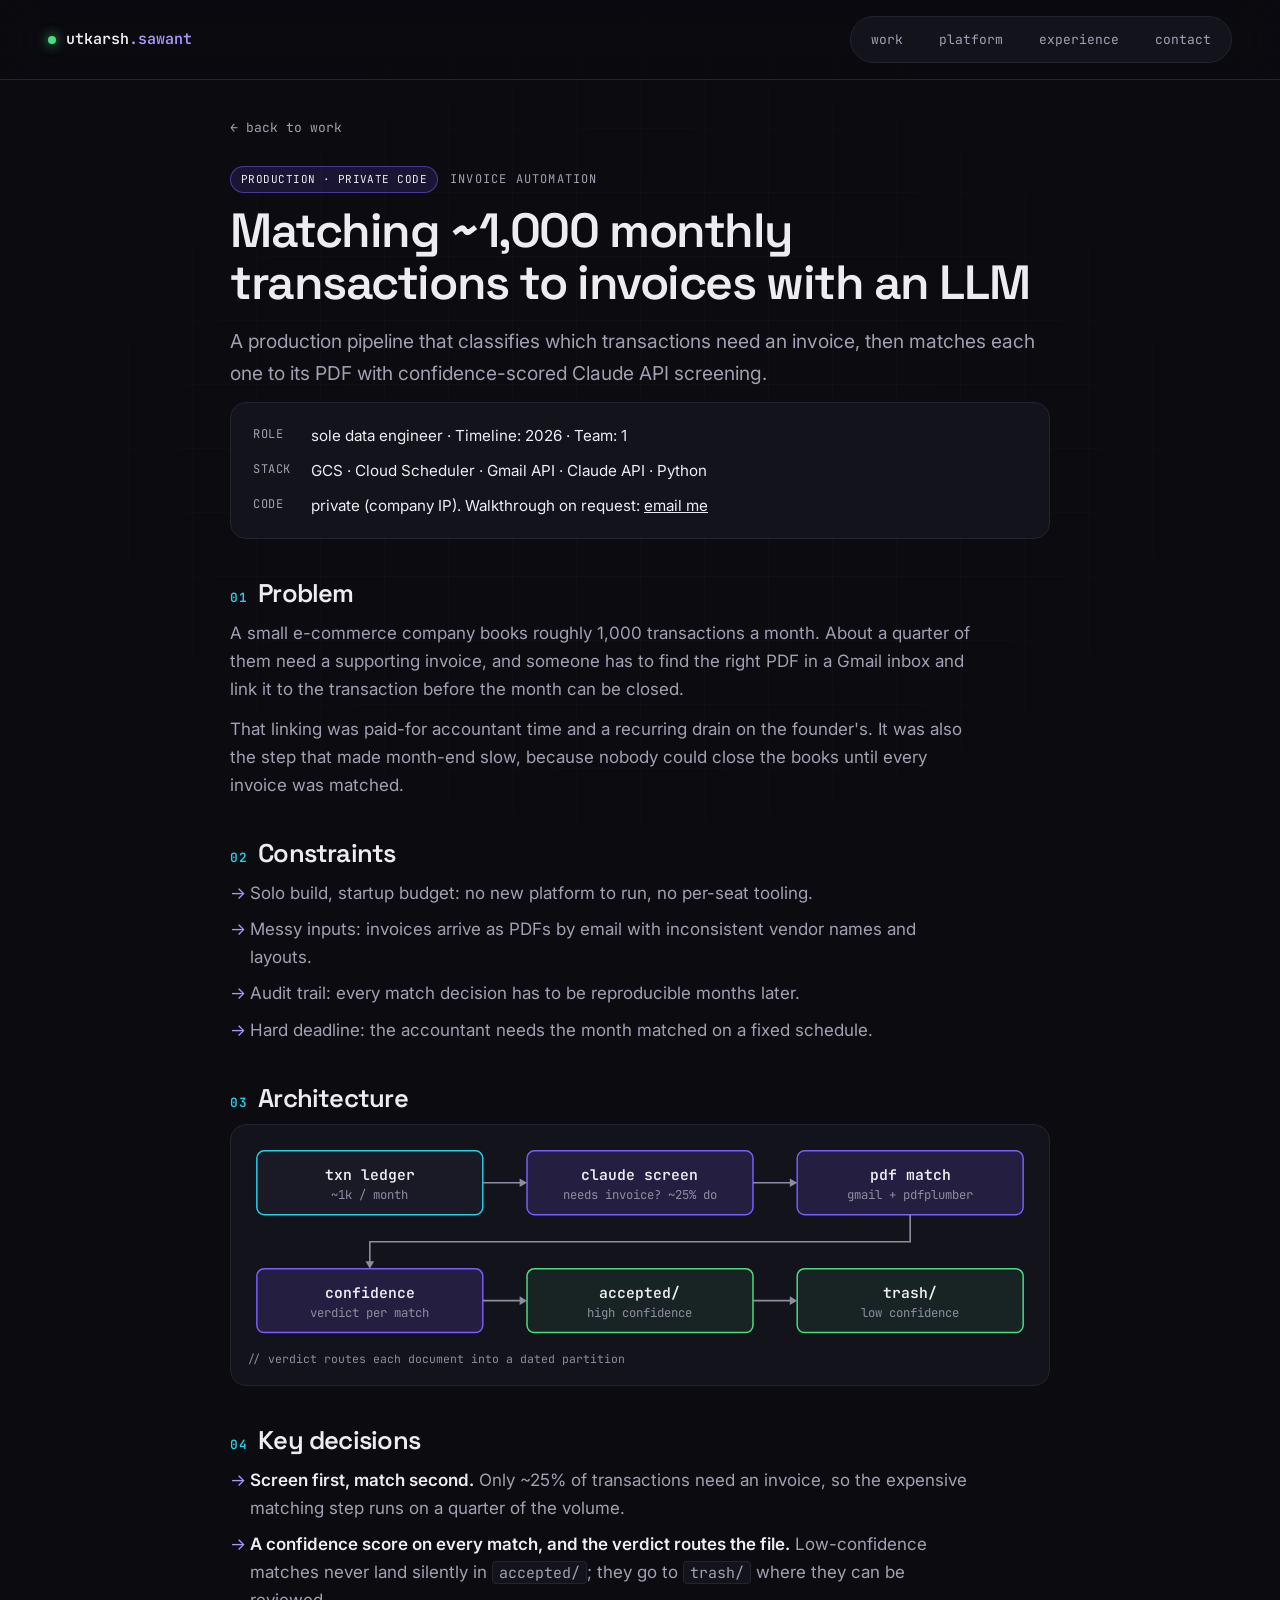
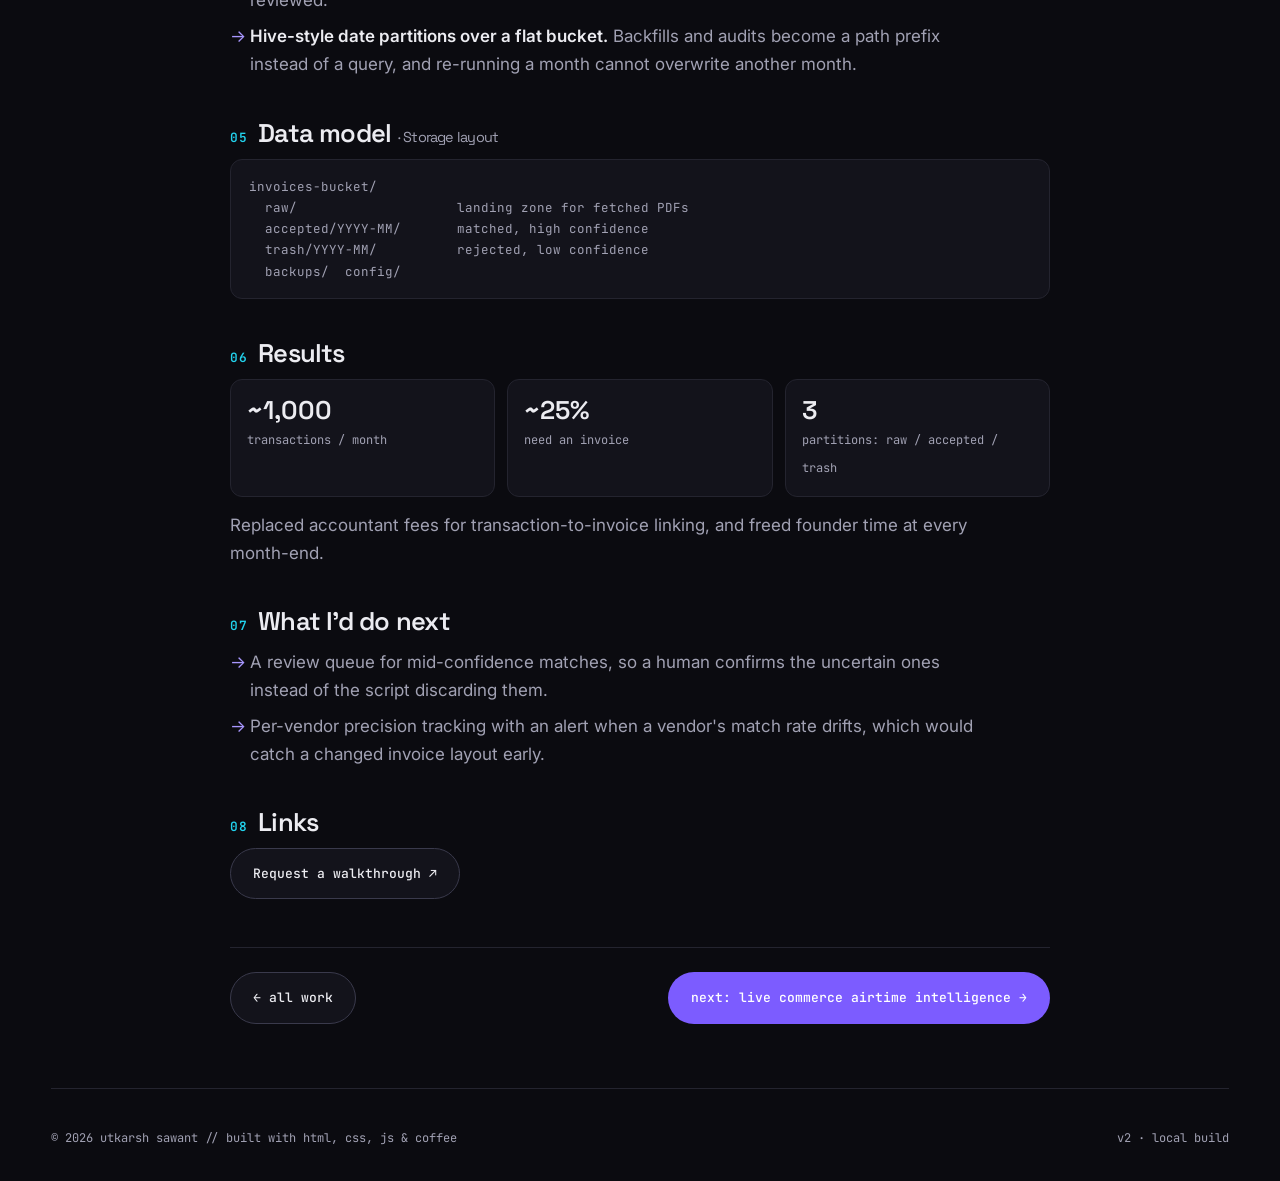
<file: work/invoice-automation.html>
<!doctype html>
<html lang="en">
<head>
  <meta charset="utf-8" />
  <meta name="viewport" content="width=device-width, initial-scale=1" />
  <title>Invoice automation — Utkarsh Sawant</title>
  <meta name="description" content="A production pipeline that classifies which transactions need an invoice, then matches each one to its PDF with confidence-scored Claude API screening." />
  <script>document.documentElement.classList.add('js');</script>
  <link rel="canonical" href="https://utkarshsawant65.github.io/Portfolio-website/work/invoice-automation.html" />
  <link rel="icon" href="../favicon.svg" type="image/svg+xml" />

  <meta property="og:type" content="website" />
  <meta property="og:title" content="Invoice automation — Utkarsh Sawant" />
  <meta property="og:description" content="A production pipeline that classifies which transactions need an invoice, then matches each one to its PDF with confidence-scored Claude API screening." />
  <meta property="og:url" content="https://utkarshsawant65.github.io/Portfolio-website/work/invoice-automation.html" />
  <meta property="og:image" content="https://utkarshsawant65.github.io/Portfolio-website/assets/og/og-invoice.png" />
  <meta property="og:image:width" content="1200" />
  <meta property="og:image:height" content="627" />
  <meta property="og:image:alt" content="Invoice automation — Utkarsh Sawant" />
  <meta name="twitter:card" content="summary_large_image" />

  <link rel="preconnect" href="https://fonts.googleapis.com" />
  <link rel="preconnect" href="https://fonts.gstatic.com" crossorigin />
  <link href="https://fonts.googleapis.com/css2?family=Inter:wght@400;500;600;700&family=JetBrains+Mono:wght@400;500;600&family=Space+Grotesk:wght@500;600;700&display=swap" rel="stylesheet" />
  <link rel="stylesheet" href="../assets/css/tokens.css" />
  <link rel="stylesheet" href="../assets/css/base.css" />
  <link rel="stylesheet" href="../assets/css/components.css" />
  <link rel="stylesheet" href="../assets/css/motion.css" />
</head>
<body>
  <a class="skip" href="#content">Skip to content</a>
  <div class="progress" aria-hidden="true"></div>
  <header class="site-header">
    <a href="../index.html" class="brand" aria-label="Utkarsh Sawant, home">
      <span class="brand-dot" aria-hidden="true"></span>
      <span class="brand-text">utkarsh<span class="brand-accent">.sawant</span></span>
    </a>
    <button class="nav-toggle" type="button" aria-label="Toggle navigation" aria-expanded="false" aria-controls="primary-nav">
      <span></span><span></span><span></span>
    </button>
    <nav class="primary-nav" id="primary-nav" aria-label="Primary">
      <ul><li><a href="../index.html#work">work</a></li><li><a href="../index.html#platform">platform</a></li><li><a href="../index.html#experience">experience</a></li><li><a href="../index.html#contact">contact</a></li></ul>
    </nav>
  </header>

  <main class="cs" id="content">
    <a class="cs-back" href="../index.html#work">← back to work</a>

    <p class="cs-kicker"><span class="badge">production · private code</span> invoice automation</p>
    <h1 class="cs-title" style="view-transition-name: title-invoice">Matching ~1,000 monthly transactions to invoices with an LLM</h1>
    <p class="cs-lede">A production pipeline that classifies which transactions need an invoice, then matches each one to its PDF with confidence-scored Claude API screening.</p>

    <dl class="cs-meta">
      <dt>Role</dt><dd>sole data engineer · Timeline: 2026 · Team: 1</dd>
      <dt>Stack</dt><dd>GCS · Cloud Scheduler · Gmail API · Claude API · Python</dd>
      <dt>Code</dt><dd>private (company IP). Walkthrough on request: <a href="mailto:utkarsh.sawant21@gmail.com?subject=Invoice%20automation%20walkthrough">email me</a></dd>
    </dl>

    <section><h2><span class="n">01</span>Problem</h2><p>A small e-commerce company books roughly 1,000 transactions a month. About a quarter of them need a supporting invoice, and someone has to find the right PDF in a Gmail inbox and link it to the transaction before the month can be closed.</p><p>That linking was paid-for accountant time and a recurring drain on the founder's. It was also the step that made month-end slow, because nobody could close the books until every invoice was matched.</p></section>
    <section><h2><span class="n">02</span>Constraints</h2><ul class="points"><li>Solo build, startup budget: no new platform to run, no per-seat tooling.</li><li>Messy inputs: invoices arrive as PDFs by email with inconsistent vendor names and layouts.</li><li>Audit trail: every match decision has to be reproducible months later.</li><li>Hard deadline: the accountant needs the month matched on a fixed schedule.</li></ul></section>
    <section><h2><span class="n">03</span>Architecture</h2>
      <figure class="diagram"><svg class="fl" viewBox="0 0 640 164" role="img" xmlns="http://www.w3.org/2000/svg"><title>Invoice automation architecture</title><desc>Transactions are screened by Claude, matched against Gmail PDFs, scored, then routed to accepted or trash partitions in a GCS bucket.</desc><g class="k-src"><rect x="8.0" y="8.0" width="184.0" height="52" rx="6"/><text x="100.0" y="32.0" text-anchor="middle" font-size="12" font-weight="600">txn ledger</text><text class="s" x="100.0" y="47.0" text-anchor="middle" font-size="10">~1k / month</text></g><g class="k-proc"><rect x="228.0" y="8.0" width="184.0" height="52" rx="6"/><text x="320.0" y="32.0" text-anchor="middle" font-size="12" font-weight="600">claude screen</text><text class="s" x="320.0" y="47.0" text-anchor="middle" font-size="10">needs invoice? ~25% do</text></g><g class="k-proc"><rect x="448.0" y="8.0" width="184.0" height="52" rx="6"/><text x="540.0" y="32.0" text-anchor="middle" font-size="12" font-weight="600">pdf match</text><text class="s" x="540.0" y="47.0" text-anchor="middle" font-size="10">gmail + pdfplumber</text></g><g class="k-proc"><rect x="8.0" y="104.0" width="184.0" height="52" rx="6"/><text x="100.0" y="128.0" text-anchor="middle" font-size="12" font-weight="600">confidence</text><text class="s" x="100.0" y="143.0" text-anchor="middle" font-size="10">verdict per match</text></g><g class="k-store"><rect x="228.0" y="104.0" width="184.0" height="52" rx="6"/><text x="320.0" y="128.0" text-anchor="middle" font-size="12" font-weight="600">accepted/</text><text class="s" x="320.0" y="143.0" text-anchor="middle" font-size="10">high confidence</text></g><g class="k-store"><rect x="448.0" y="104.0" width="184.0" height="52" rx="6"/><text x="540.0" y="128.0" text-anchor="middle" font-size="12" font-weight="600">trash/</text><text class="s" x="540.0" y="143.0" text-anchor="middle" font-size="10">low confidence</text></g><path class="a" d="M 192.0 34.0 L 223.0 34.0"/><polygon points="228.0,34.0 222.0,30.5 222.0,37.5"/><path class="a" d="M 412.0 34.0 L 443.0 34.0"/><polygon points="448.0,34.0 442.0,30.5 442.0,37.5"/><path class="a" d="M 540.0 60.0 L 540.0 82.0 L 100.0 82.0 L 100.0 99.0"/><polygon points="100.0,104.0 96.5,98.0 103.5,98.0"/><path class="a" d="M 192.0 130.0 L 223.0 130.0"/><polygon points="228.0,130.0 222.0,126.5 222.0,133.5"/><path class="a" d="M 412.0 130.0 L 443.0 130.0"/><polygon points="448.0,130.0 442.0,126.5 442.0,133.5"/></svg><figcaption>// verdict routes each document into a dated partition</figcaption></figure>
    </section>
    <section><h2><span class="n">04</span>Key decisions</h2><ul class="points"><li><strong>Screen first, match second.</strong> Only ~25% of transactions need an invoice, so the expensive matching step runs on a quarter of the volume.</li><li><strong>A confidence score on every match, and the verdict routes the file.</strong> Low-confidence matches never land silently in <code>accepted/</code>; they go to <code>trash/</code> where they can be reviewed.</li><li><strong>Hive-style date partitions over a flat bucket.</strong> Backfills and audits become a path prefix instead of a query, and re-running a month cannot overwrite another month.</li></ul></section>
    <section><h2><span class="n">05</span>Data model <span class="muted" style="font-size:.9rem;font-weight:400">· Storage layout</span></h2>
      <pre><code>invoices-bucket/
  raw/                    landing zone for fetched PDFs
  accepted/YYYY-MM/       matched, high confidence
  trash/YYYY-MM/          rejected, low confidence
  backups/  config/</code></pre>
    </section>
    <section><h2><span class="n">06</span>Results</h2>
      <div class="results"><div class="result"><strong>~1,000</strong><span>transactions / month</span></div><div class="result"><strong>~25%</strong><span>need an invoice</span></div><div class="result"><strong>3</strong><span>partitions: raw / accepted / trash</span></div></div>
      <p>Replaced accountant fees for transaction-to-invoice linking, and freed founder time at every month-end.</p>
    </section>
    <section><h2><span class="n">07</span>What I'd do next</h2><ul class="points"><li>A review queue for mid-confidence matches, so a human confirms the uncertain ones instead of the script discarding them.</li><li>Per-vendor precision tracking with an alert when a vendor's match rate drifts, which would catch a changed invoice layout early.</li></ul></section>
    <section><h2><span class="n">08</span>Links</h2><div class="cs-links"><a class="btn btn-ghost" href="mailto:utkarsh.sawant21@gmail.com?subject=Invoice%20automation%20walkthrough">Request a walkthrough ↗</a></div></section>

    <nav class="cs-next" aria-label="Case studies">
      <a class="btn btn-ghost" href="../index.html#work">← all work</a>
      <a class="btn btn-primary" href="live-commerce-airtime.html">next: live commerce airtime intelligence →</a>
    </nav>
  </main>

  <footer class="site-footer">
    <span>© 2026 utkarsh sawant <span class="muted">// built with html, css, js &amp; coffee</span></span>
    <span>v2 · local build</span>
  </footer>

  <script src="../assets/js/nav.js"></script>
</body>
</html>
</file>
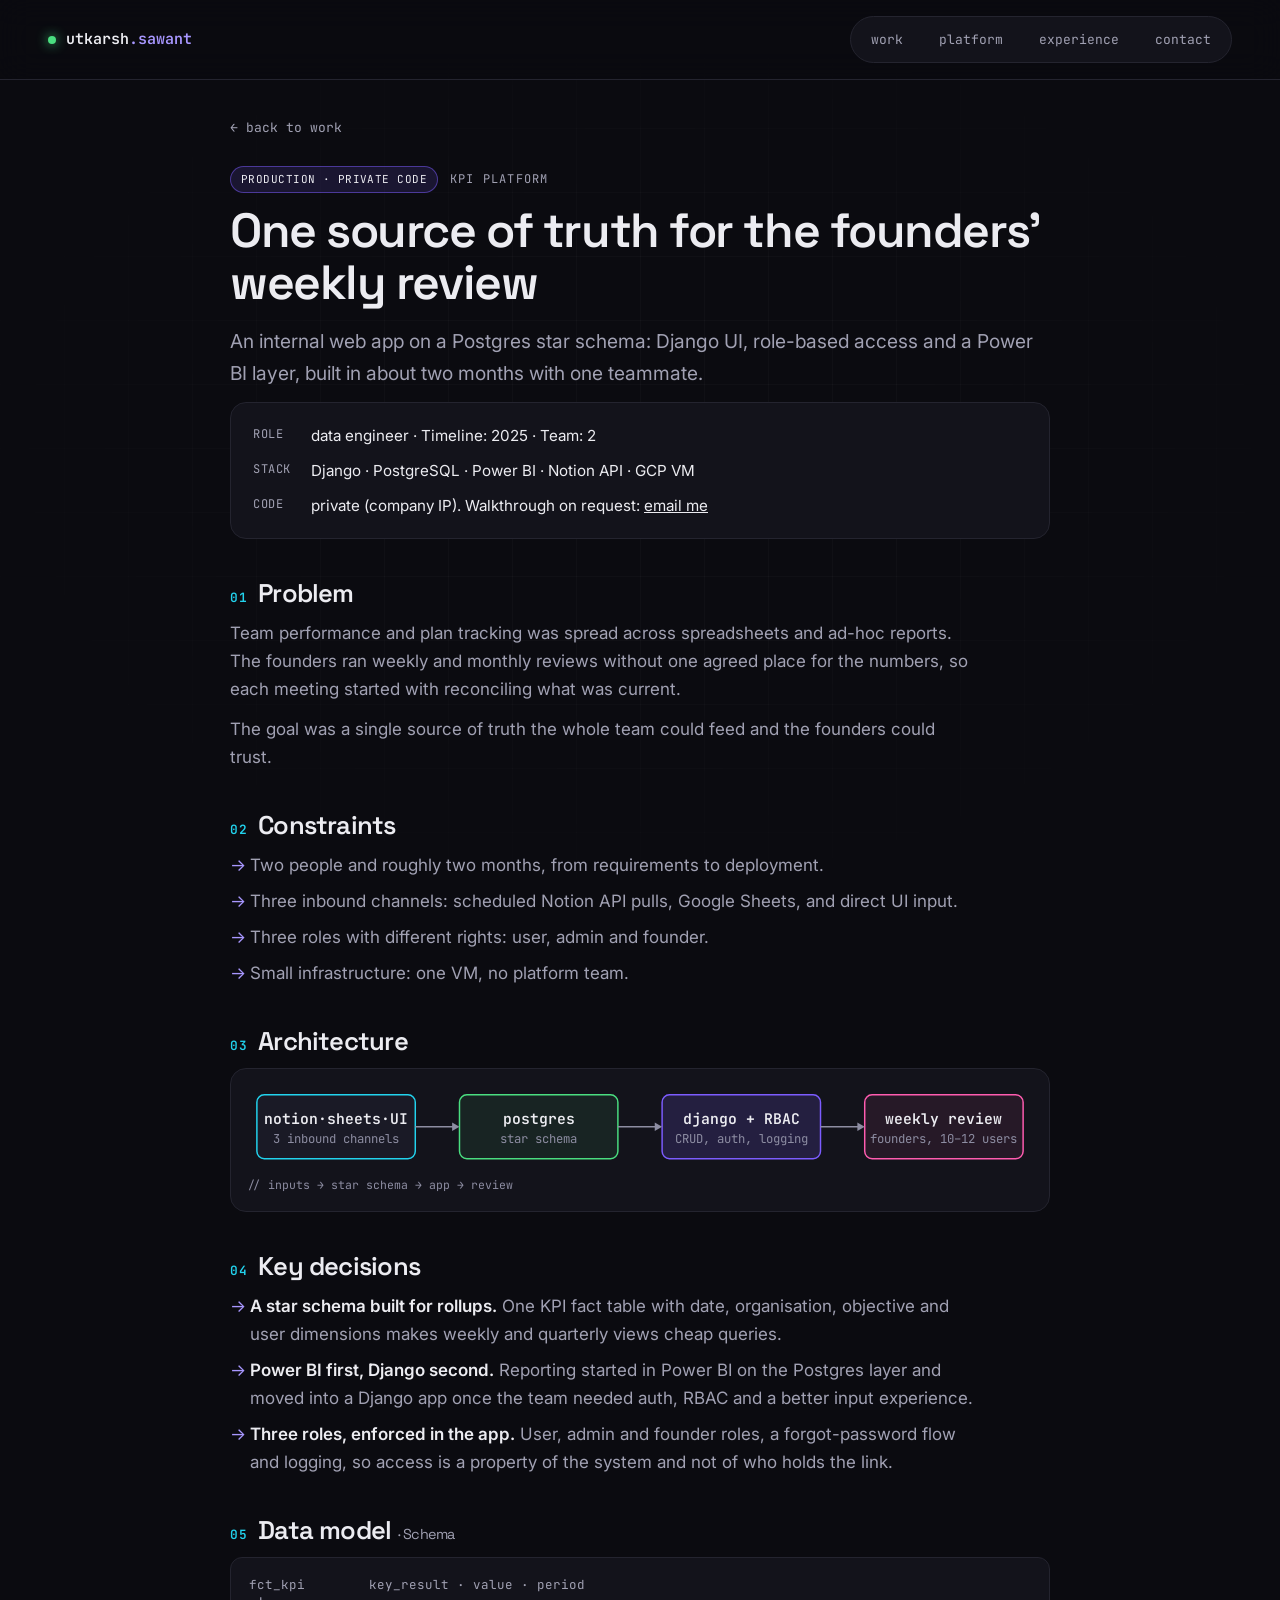
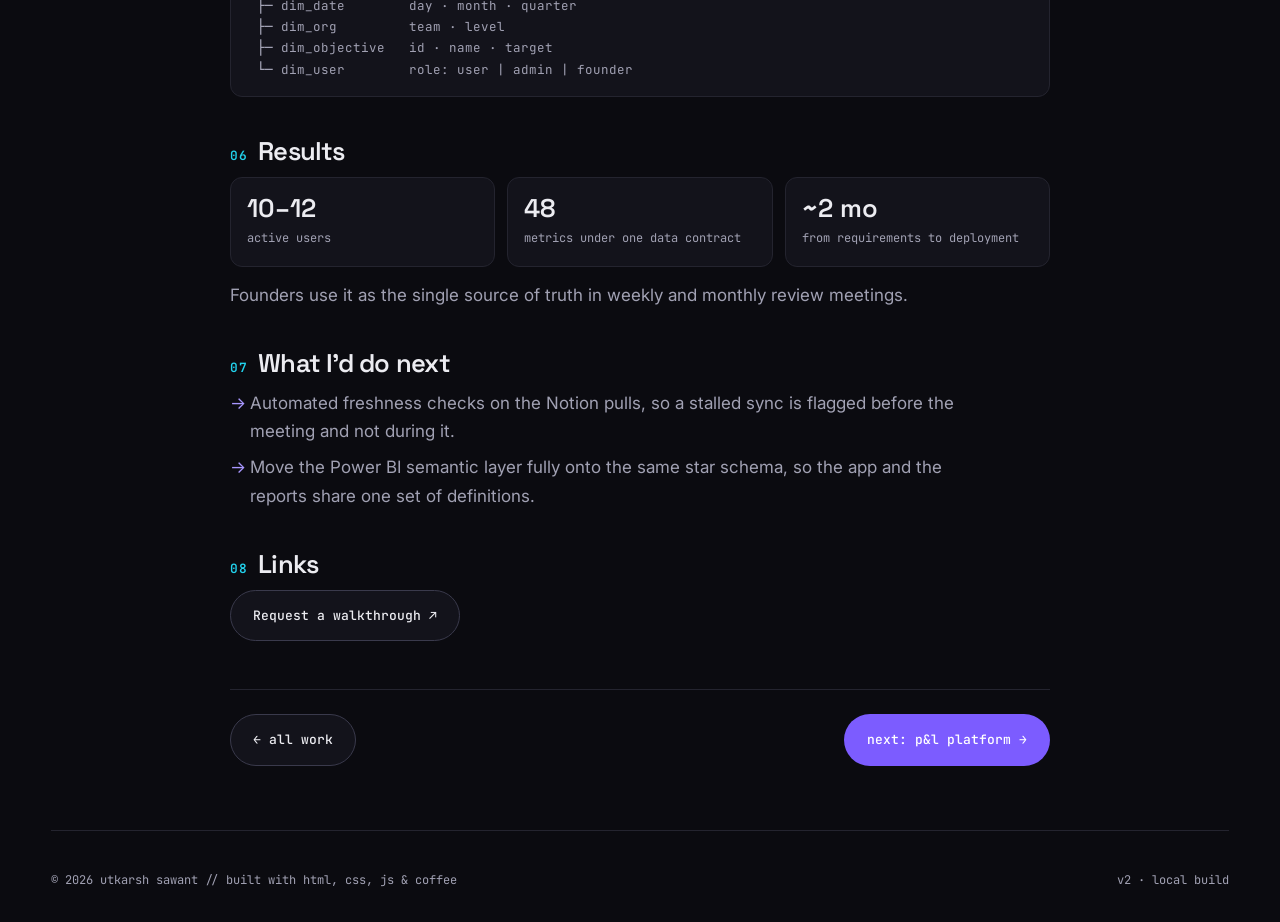
<file: work/kpi-platform.html>
<!doctype html>
<html lang="en">
<head>
  <meta charset="utf-8" />
  <meta name="viewport" content="width=device-width, initial-scale=1" />
  <title>KPI platform — Utkarsh Sawant</title>
  <meta name="description" content="An internal web app on a Postgres star schema: Django UI, role-based access and a Power BI layer, built in about two months with one teammate." />
  <script>document.documentElement.classList.add('js');</script>
  <link rel="canonical" href="https://utkarshsawant65.github.io/Portfolio-website/work/kpi-platform.html" />
  <link rel="icon" href="../favicon.svg" type="image/svg+xml" />

  <meta property="og:type" content="website" />
  <meta property="og:title" content="KPI platform — Utkarsh Sawant" />
  <meta property="og:description" content="An internal web app on a Postgres star schema: Django UI, role-based access and a Power BI layer, built in about two months with one teammate." />
  <meta property="og:url" content="https://utkarshsawant65.github.io/Portfolio-website/work/kpi-platform.html" />
  <meta property="og:image" content="https://utkarshsawant65.github.io/Portfolio-website/assets/og/og-kpi.png" />
  <meta property="og:image:width" content="1200" />
  <meta property="og:image:height" content="627" />
  <meta property="og:image:alt" content="KPI platform — Utkarsh Sawant" />
  <meta name="twitter:card" content="summary_large_image" />

  <link rel="preconnect" href="https://fonts.googleapis.com" />
  <link rel="preconnect" href="https://fonts.gstatic.com" crossorigin />
  <link href="https://fonts.googleapis.com/css2?family=Inter:wght@400;500;600;700&family=JetBrains+Mono:wght@400;500;600&family=Space+Grotesk:wght@500;600;700&display=swap" rel="stylesheet" />
  <link rel="stylesheet" href="../assets/css/tokens.css" />
  <link rel="stylesheet" href="../assets/css/base.css" />
  <link rel="stylesheet" href="../assets/css/components.css" />
  <link rel="stylesheet" href="../assets/css/motion.css" />
</head>
<body>
  <a class="skip" href="#content">Skip to content</a>
  <div class="progress" aria-hidden="true"></div>
  <header class="site-header">
    <a href="../index.html" class="brand" aria-label="Utkarsh Sawant, home">
      <span class="brand-dot" aria-hidden="true"></span>
      <span class="brand-text">utkarsh<span class="brand-accent">.sawant</span></span>
    </a>
    <button class="nav-toggle" type="button" aria-label="Toggle navigation" aria-expanded="false" aria-controls="primary-nav">
      <span></span><span></span><span></span>
    </button>
    <nav class="primary-nav" id="primary-nav" aria-label="Primary">
      <ul><li><a href="../index.html#work">work</a></li><li><a href="../index.html#platform">platform</a></li><li><a href="../index.html#experience">experience</a></li><li><a href="../index.html#contact">contact</a></li></ul>
    </nav>
  </header>

  <main class="cs" id="content">
    <a class="cs-back" href="../index.html#work">← back to work</a>

    <p class="cs-kicker"><span class="badge">production · private code</span> kpi platform</p>
    <h1 class="cs-title" style="view-transition-name: title-kpi">One source of truth for the founders&#x27; weekly review</h1>
    <p class="cs-lede">An internal web app on a Postgres star schema: Django UI, role-based access and a Power BI layer, built in about two months with one teammate.</p>

    <dl class="cs-meta">
      <dt>Role</dt><dd>data engineer · Timeline: 2025 · Team: 2</dd>
      <dt>Stack</dt><dd>Django · PostgreSQL · Power BI · Notion API · GCP VM</dd>
      <dt>Code</dt><dd>private (company IP). Walkthrough on request: <a href="mailto:utkarsh.sawant21@gmail.com?subject=KPI%20platform%20walkthrough">email me</a></dd>
    </dl>

    <section><h2><span class="n">01</span>Problem</h2><p>Team performance and plan tracking was spread across spreadsheets and ad-hoc reports. The founders ran weekly and monthly reviews without one agreed place for the numbers, so each meeting started with reconciling what was current.</p><p>The goal was a single source of truth the whole team could feed and the founders could trust.</p></section>
    <section><h2><span class="n">02</span>Constraints</h2><ul class="points"><li>Two people and roughly two months, from requirements to deployment.</li><li>Three inbound channels: scheduled Notion API pulls, Google Sheets, and direct UI input.</li><li>Three roles with different rights: user, admin and founder.</li><li>Small infrastructure: one VM, no platform team.</li></ul></section>
    <section><h2><span class="n">03</span>Architecture</h2>
      <figure class="diagram"><svg class="fl" viewBox="0 0 640 68" role="img" xmlns="http://www.w3.org/2000/svg"><title>KPI platform architecture</title><desc>Notion, Sheets and UI input flow into a Postgres star schema, served by a Django app with role-based access for the weekly review.</desc><g class="k-src"><rect x="8.0" y="8.0" width="129.0" height="52" rx="6"/><text x="72.5" y="32.0" text-anchor="middle" font-size="12" font-weight="600">notion·sheets·UI</text><text class="s" x="72.5" y="47.0" text-anchor="middle" font-size="10">3 inbound channels</text></g><g class="k-store"><rect x="173.0" y="8.0" width="129.0" height="52" rx="6"/><text x="237.5" y="32.0" text-anchor="middle" font-size="12" font-weight="600">postgres</text><text class="s" x="237.5" y="47.0" text-anchor="middle" font-size="10">star schema</text></g><g class="k-proc"><rect x="338.0" y="8.0" width="129.0" height="52" rx="6"/><text x="402.5" y="32.0" text-anchor="middle" font-size="12" font-weight="600">django + RBAC</text><text class="s" x="402.5" y="47.0" text-anchor="middle" font-size="10">CRUD, auth, logging</text></g><g class="k-out"><rect x="503.0" y="8.0" width="129.0" height="52" rx="6"/><text x="567.5" y="32.0" text-anchor="middle" font-size="12" font-weight="600">weekly review</text><text class="s" x="567.5" y="47.0" text-anchor="middle" font-size="10">founders, 10–12 users</text></g><path class="a" d="M 137.0 34.0 L 168.0 34.0"/><polygon points="173.0,34.0 167.0,30.5 167.0,37.5"/><path class="a" d="M 302.0 34.0 L 333.0 34.0"/><polygon points="338.0,34.0 332.0,30.5 332.0,37.5"/><path class="a" d="M 467.0 34.0 L 498.0 34.0"/><polygon points="503.0,34.0 497.0,30.5 497.0,37.5"/></svg><figcaption>// inputs → star schema → app → review</figcaption></figure>
    </section>
    <section><h2><span class="n">04</span>Key decisions</h2><ul class="points"><li><strong>A star schema built for rollups.</strong> One KPI fact table with date, organisation, objective and user dimensions makes weekly and quarterly views cheap queries.</li><li><strong>Power BI first, Django second.</strong> Reporting started in Power BI on the Postgres layer and moved into a Django app once the team needed auth, RBAC and a better input experience.</li><li><strong>Three roles, enforced in the app.</strong> User, admin and founder roles, a forgot-password flow and logging, so access is a property of the system and not of who holds the link.</li></ul></section>
    <section><h2><span class="n">05</span>Data model <span class="muted" style="font-size:.9rem;font-weight:400">· Schema</span></h2>
      <pre><code>fct_kpi        key_result · value · period
 ├─ dim_date        day · month · quarter
 ├─ dim_org         team · level
 ├─ dim_objective   id · name · target
 └─ dim_user        role: user | admin | founder</code></pre>
    </section>
    <section><h2><span class="n">06</span>Results</h2>
      <div class="results"><div class="result"><strong>10–12</strong><span>active users</span></div><div class="result"><strong>48</strong><span>metrics under one data contract</span></div><div class="result"><strong>~2 mo</strong><span>from requirements to deployment</span></div></div>
      <p>Founders use it as the single source of truth in weekly and monthly review meetings.</p>
    </section>
    <section><h2><span class="n">07</span>What I'd do next</h2><ul class="points"><li>Automated freshness checks on the Notion pulls, so a stalled sync is flagged before the meeting and not during it.</li><li>Move the Power BI semantic layer fully onto the same star schema, so the app and the reports share one set of definitions.</li></ul></section>
    <section><h2><span class="n">08</span>Links</h2><div class="cs-links"><a class="btn btn-ghost" href="mailto:utkarsh.sawant21@gmail.com?subject=KPI%20platform%20walkthrough">Request a walkthrough ↗</a></div></section>

    <nav class="cs-next" aria-label="Case studies">
      <a class="btn btn-ghost" href="../index.html#work">← all work</a>
      <a class="btn btn-primary" href="pnl-platform.html">next: p&amp;l platform →</a>
    </nav>
  </main>

  <footer class="site-footer">
    <span>© 2026 utkarsh sawant <span class="muted">// built with html, css, js &amp; coffee</span></span>
    <span>v2 · local build</span>
  </footer>

  <script src="../assets/js/nav.js"></script>
</body>
</html>
</file>
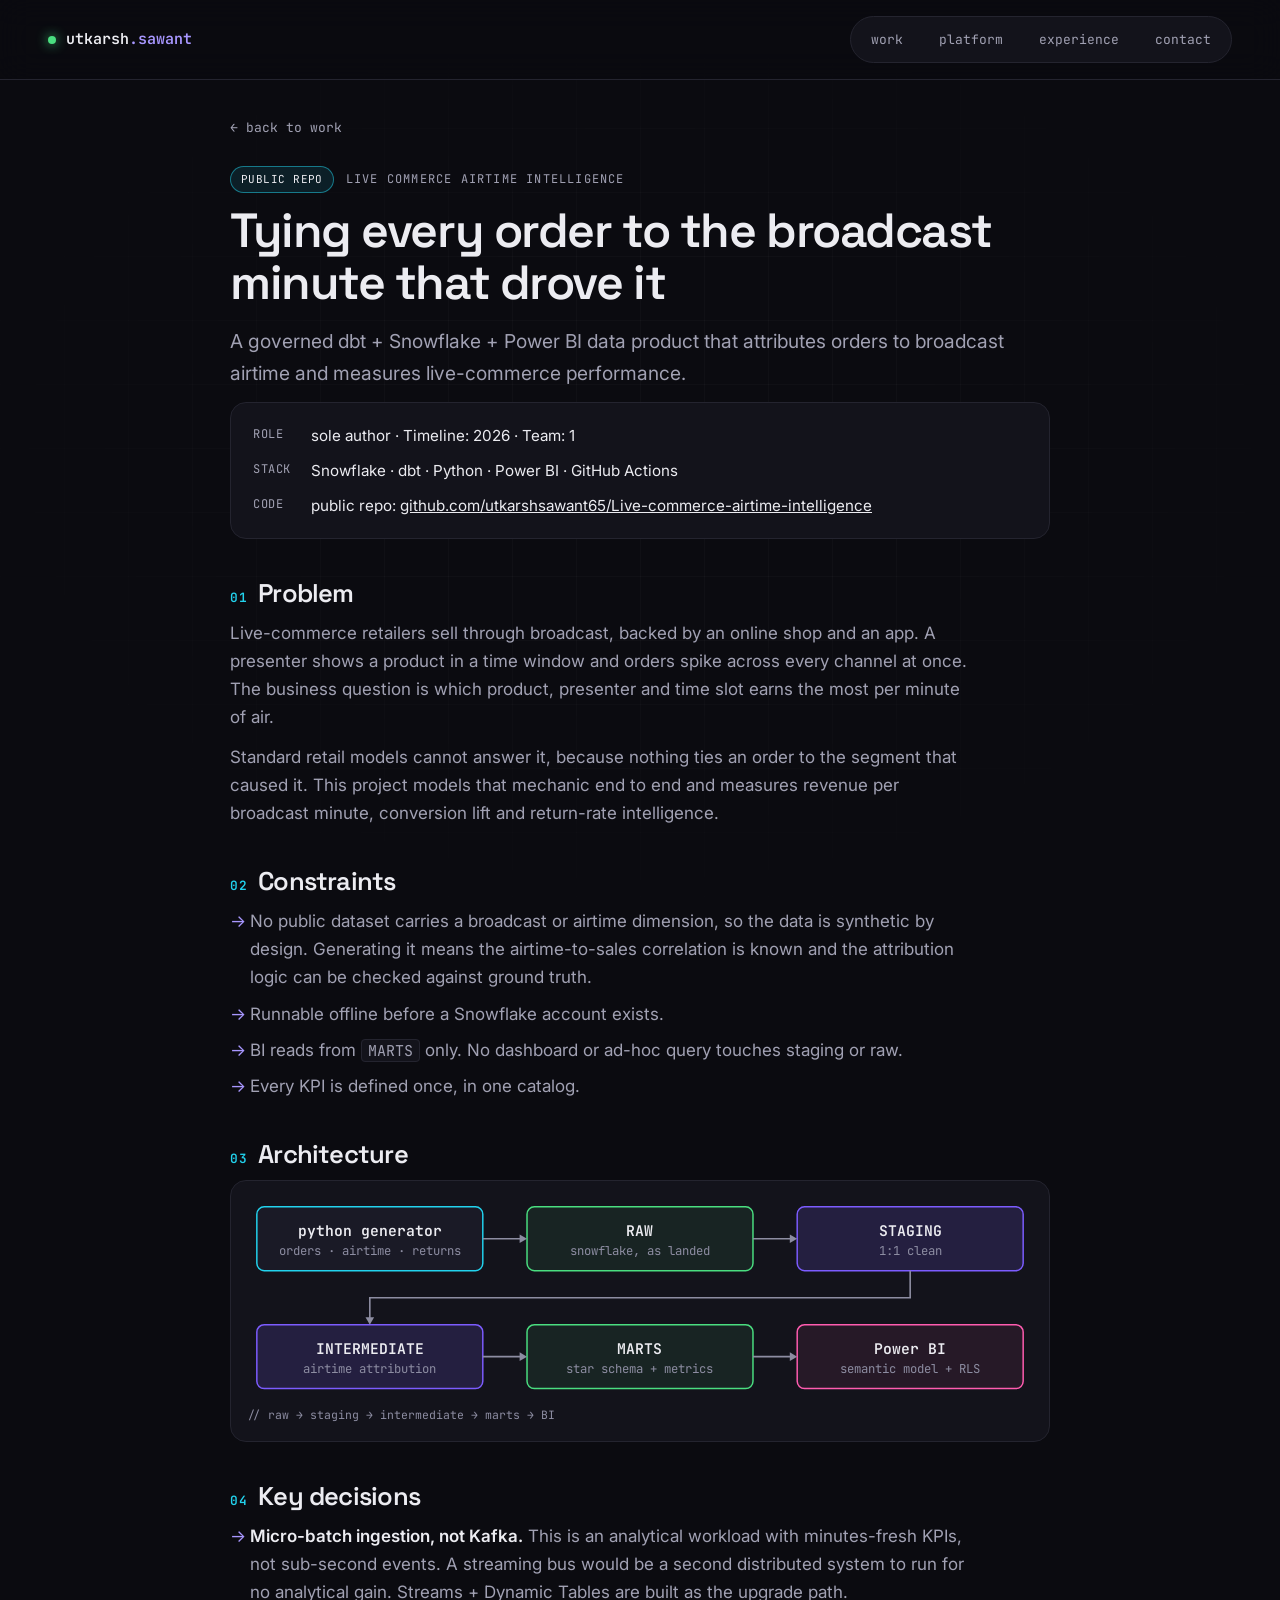
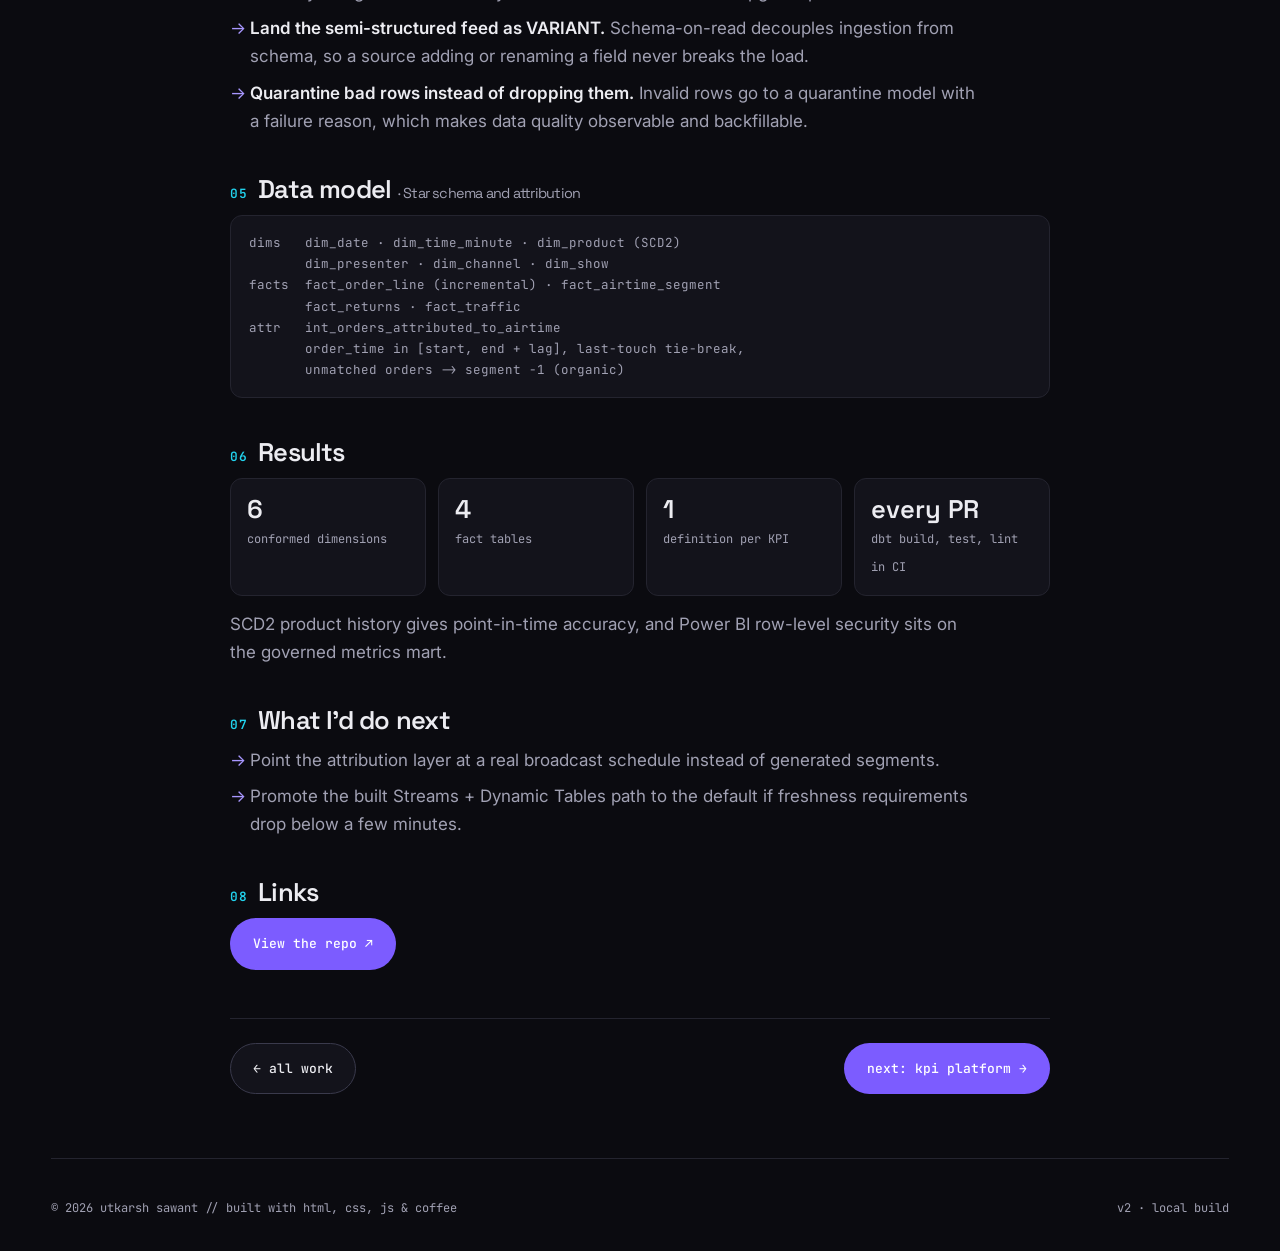
<file: work/live-commerce-airtime.html>
<!doctype html>
<html lang="en">
<head>
  <meta charset="utf-8" />
  <meta name="viewport" content="width=device-width, initial-scale=1" />
  <title>Live Commerce Airtime Intelligence — Utkarsh Sawant</title>
  <meta name="description" content="A governed dbt + Snowflake + Power BI data product that attributes orders to broadcast airtime and measures live-commerce performance." />
  <script>document.documentElement.classList.add('js');</script>
  <link rel="canonical" href="https://utkarshsawant65.github.io/Portfolio-website/work/live-commerce-airtime.html" />
  <link rel="icon" href="../favicon.svg" type="image/svg+xml" />

  <meta property="og:type" content="website" />
  <meta property="og:title" content="Live Commerce Airtime Intelligence — Utkarsh Sawant" />
  <meta property="og:description" content="A governed dbt + Snowflake + Power BI data product that attributes orders to broadcast airtime and measures live-commerce performance." />
  <meta property="og:url" content="https://utkarshsawant65.github.io/Portfolio-website/work/live-commerce-airtime.html" />
  <meta property="og:image" content="https://utkarshsawant65.github.io/Portfolio-website/assets/og/og-airtime.png" />
  <meta property="og:image:width" content="1200" />
  <meta property="og:image:height" content="627" />
  <meta property="og:image:alt" content="Live Commerce Airtime Intelligence — Utkarsh Sawant" />
  <meta name="twitter:card" content="summary_large_image" />

  <link rel="preconnect" href="https://fonts.googleapis.com" />
  <link rel="preconnect" href="https://fonts.gstatic.com" crossorigin />
  <link href="https://fonts.googleapis.com/css2?family=Inter:wght@400;500;600;700&family=JetBrains+Mono:wght@400;500;600&family=Space+Grotesk:wght@500;600;700&display=swap" rel="stylesheet" />
  <link rel="stylesheet" href="../assets/css/tokens.css" />
  <link rel="stylesheet" href="../assets/css/base.css" />
  <link rel="stylesheet" href="../assets/css/components.css" />
  <link rel="stylesheet" href="../assets/css/motion.css" />
</head>
<body>
  <a class="skip" href="#content">Skip to content</a>
  <div class="progress" aria-hidden="true"></div>
  <header class="site-header">
    <a href="../index.html" class="brand" aria-label="Utkarsh Sawant, home">
      <span class="brand-dot" aria-hidden="true"></span>
      <span class="brand-text">utkarsh<span class="brand-accent">.sawant</span></span>
    </a>
    <button class="nav-toggle" type="button" aria-label="Toggle navigation" aria-expanded="false" aria-controls="primary-nav">
      <span></span><span></span><span></span>
    </button>
    <nav class="primary-nav" id="primary-nav" aria-label="Primary">
      <ul><li><a href="../index.html#work">work</a></li><li><a href="../index.html#platform">platform</a></li><li><a href="../index.html#experience">experience</a></li><li><a href="../index.html#contact">contact</a></li></ul>
    </nav>
  </header>

  <main class="cs" id="content">
    <a class="cs-back" href="../index.html#work">← back to work</a>

    <p class="cs-kicker"><span class="badge badge--public">public repo</span> live commerce airtime intelligence</p>
    <h1 class="cs-title" style="view-transition-name: title-airtime">Tying every order to the broadcast minute that drove it</h1>
    <p class="cs-lede">A governed dbt + Snowflake + Power BI data product that attributes orders to broadcast airtime and measures live-commerce performance.</p>

    <dl class="cs-meta">
      <dt>Role</dt><dd>sole author · Timeline: 2026 · Team: 1</dd>
      <dt>Stack</dt><dd>Snowflake · dbt · Python · Power BI · GitHub Actions</dd>
      <dt>Code</dt><dd>public repo: <a href="https://github.com/utkarshsawant65/Live-commerce-airtime-intelligence" target="_blank" rel="noopener">github.com/utkarshsawant65/Live-commerce-airtime-intelligence</a></dd>
    </dl>

    <section><h2><span class="n">01</span>Problem</h2><p>Live-commerce retailers sell through broadcast, backed by an online shop and an app. A presenter shows a product in a time window and orders spike across every channel at once. The business question is which product, presenter and time slot earns the most per minute of air.</p><p>Standard retail models cannot answer it, because nothing ties an order to the segment that caused it. This project models that mechanic end to end and measures revenue per broadcast minute, conversion lift and return-rate intelligence.</p></section>
    <section><h2><span class="n">02</span>Constraints</h2><ul class="points"><li>No public dataset carries a broadcast or airtime dimension, so the data is synthetic by design. Generating it means the airtime-to-sales correlation is known and the attribution logic can be checked against ground truth.</li><li>Runnable offline before a Snowflake account exists.</li><li>BI reads from <code>MARTS</code> only. No dashboard or ad-hoc query touches staging or raw.</li><li>Every KPI is defined once, in one catalog.</li></ul></section>
    <section><h2><span class="n">03</span>Architecture</h2>
      <figure class="diagram"><svg class="fl" viewBox="0 0 640 164" role="img" xmlns="http://www.w3.org/2000/svg"><title>Live commerce airtime architecture</title><desc>A Python generator lands data in Snowflake RAW, dbt moves it through staging and an attribution layer into marts, and Power BI reads marts only.</desc><g class="k-src"><rect x="8.0" y="8.0" width="184.0" height="52" rx="6"/><text x="100.0" y="32.0" text-anchor="middle" font-size="12" font-weight="600">python generator</text><text class="s" x="100.0" y="47.0" text-anchor="middle" font-size="10">orders · airtime · returns</text></g><g class="k-store"><rect x="228.0" y="8.0" width="184.0" height="52" rx="6"/><text x="320.0" y="32.0" text-anchor="middle" font-size="12" font-weight="600">RAW</text><text class="s" x="320.0" y="47.0" text-anchor="middle" font-size="10">snowflake, as landed</text></g><g class="k-proc"><rect x="448.0" y="8.0" width="184.0" height="52" rx="6"/><text x="540.0" y="32.0" text-anchor="middle" font-size="12" font-weight="600">STAGING</text><text class="s" x="540.0" y="47.0" text-anchor="middle" font-size="10">1:1 clean</text></g><g class="k-proc"><rect x="8.0" y="104.0" width="184.0" height="52" rx="6"/><text x="100.0" y="128.0" text-anchor="middle" font-size="12" font-weight="600">INTERMEDIATE</text><text class="s" x="100.0" y="143.0" text-anchor="middle" font-size="10">airtime attribution</text></g><g class="k-store"><rect x="228.0" y="104.0" width="184.0" height="52" rx="6"/><text x="320.0" y="128.0" text-anchor="middle" font-size="12" font-weight="600">MARTS</text><text class="s" x="320.0" y="143.0" text-anchor="middle" font-size="10">star schema + metrics</text></g><g class="k-out"><rect x="448.0" y="104.0" width="184.0" height="52" rx="6"/><text x="540.0" y="128.0" text-anchor="middle" font-size="12" font-weight="600">Power BI</text><text class="s" x="540.0" y="143.0" text-anchor="middle" font-size="10">semantic model + RLS</text></g><path class="a" d="M 192.0 34.0 L 223.0 34.0"/><polygon points="228.0,34.0 222.0,30.5 222.0,37.5"/><path class="a" d="M 412.0 34.0 L 443.0 34.0"/><polygon points="448.0,34.0 442.0,30.5 442.0,37.5"/><path class="a" d="M 540.0 60.0 L 540.0 82.0 L 100.0 82.0 L 100.0 99.0"/><polygon points="100.0,104.0 96.5,98.0 103.5,98.0"/><path class="a" d="M 192.0 130.0 L 223.0 130.0"/><polygon points="228.0,130.0 222.0,126.5 222.0,133.5"/><path class="a" d="M 412.0 130.0 L 443.0 130.0"/><polygon points="448.0,130.0 442.0,126.5 442.0,133.5"/></svg><figcaption>// raw → staging → intermediate → marts → BI</figcaption></figure>
    </section>
    <section><h2><span class="n">04</span>Key decisions</h2><ul class="points"><li><strong>Micro-batch ingestion, not Kafka.</strong> This is an analytical workload with minutes-fresh KPIs, not sub-second events. A streaming bus would be a second distributed system to run for no analytical gain. Streams + Dynamic Tables are built as the upgrade path.</li><li><strong>Land the semi-structured feed as VARIANT.</strong> Schema-on-read decouples ingestion from schema, so a source adding or renaming a field never breaks the load.</li><li><strong>Quarantine bad rows instead of dropping them.</strong> Invalid rows go to a quarantine model with a failure reason, which makes data quality observable and backfillable.</li></ul></section>
    <section><h2><span class="n">05</span>Data model <span class="muted" style="font-size:.9rem;font-weight:400">· Star schema and attribution</span></h2>
      <pre><code>dims   dim_date · dim_time_minute · dim_product (SCD2)
       dim_presenter · dim_channel · dim_show
facts  fact_order_line (incremental) · fact_airtime_segment
       fact_returns · fact_traffic
attr   int_orders_attributed_to_airtime
       order_time in [start, end + lag], last-touch tie-break,
       unmatched orders -&gt; segment -1 (organic)</code></pre>
    </section>
    <section><h2><span class="n">06</span>Results</h2>
      <div class="results"><div class="result"><strong>6</strong><span>conformed dimensions</span></div><div class="result"><strong>4</strong><span>fact tables</span></div><div class="result"><strong>1</strong><span>definition per KPI</span></div><div class="result"><strong>every PR</strong><span>dbt build, test, lint in CI</span></div></div>
      <p>SCD2 product history gives point-in-time accuracy, and Power BI row-level security sits on the governed metrics mart.</p>
    </section>
    <section><h2><span class="n">07</span>What I'd do next</h2><ul class="points"><li>Point the attribution layer at a real broadcast schedule instead of generated segments.</li><li>Promote the built Streams + Dynamic Tables path to the default if freshness requirements drop below a few minutes.</li></ul></section>
    <section><h2><span class="n">08</span>Links</h2><div class="cs-links"><a class="btn btn-primary" href="https://github.com/utkarshsawant65/Live-commerce-airtime-intelligence" target="_blank" rel="noopener">View the repo ↗</a></div></section>

    <nav class="cs-next" aria-label="Case studies">
      <a class="btn btn-ghost" href="../index.html#work">← all work</a>
      <a class="btn btn-primary" href="kpi-platform.html">next: kpi platform →</a>
    </nav>
  </main>

  <footer class="site-footer">
    <span>© 2026 utkarsh sawant <span class="muted">// built with html, css, js &amp; coffee</span></span>
    <span>v2 · local build</span>
  </footer>

  <script src="../assets/js/nav.js"></script>
</body>
</html>
</file>
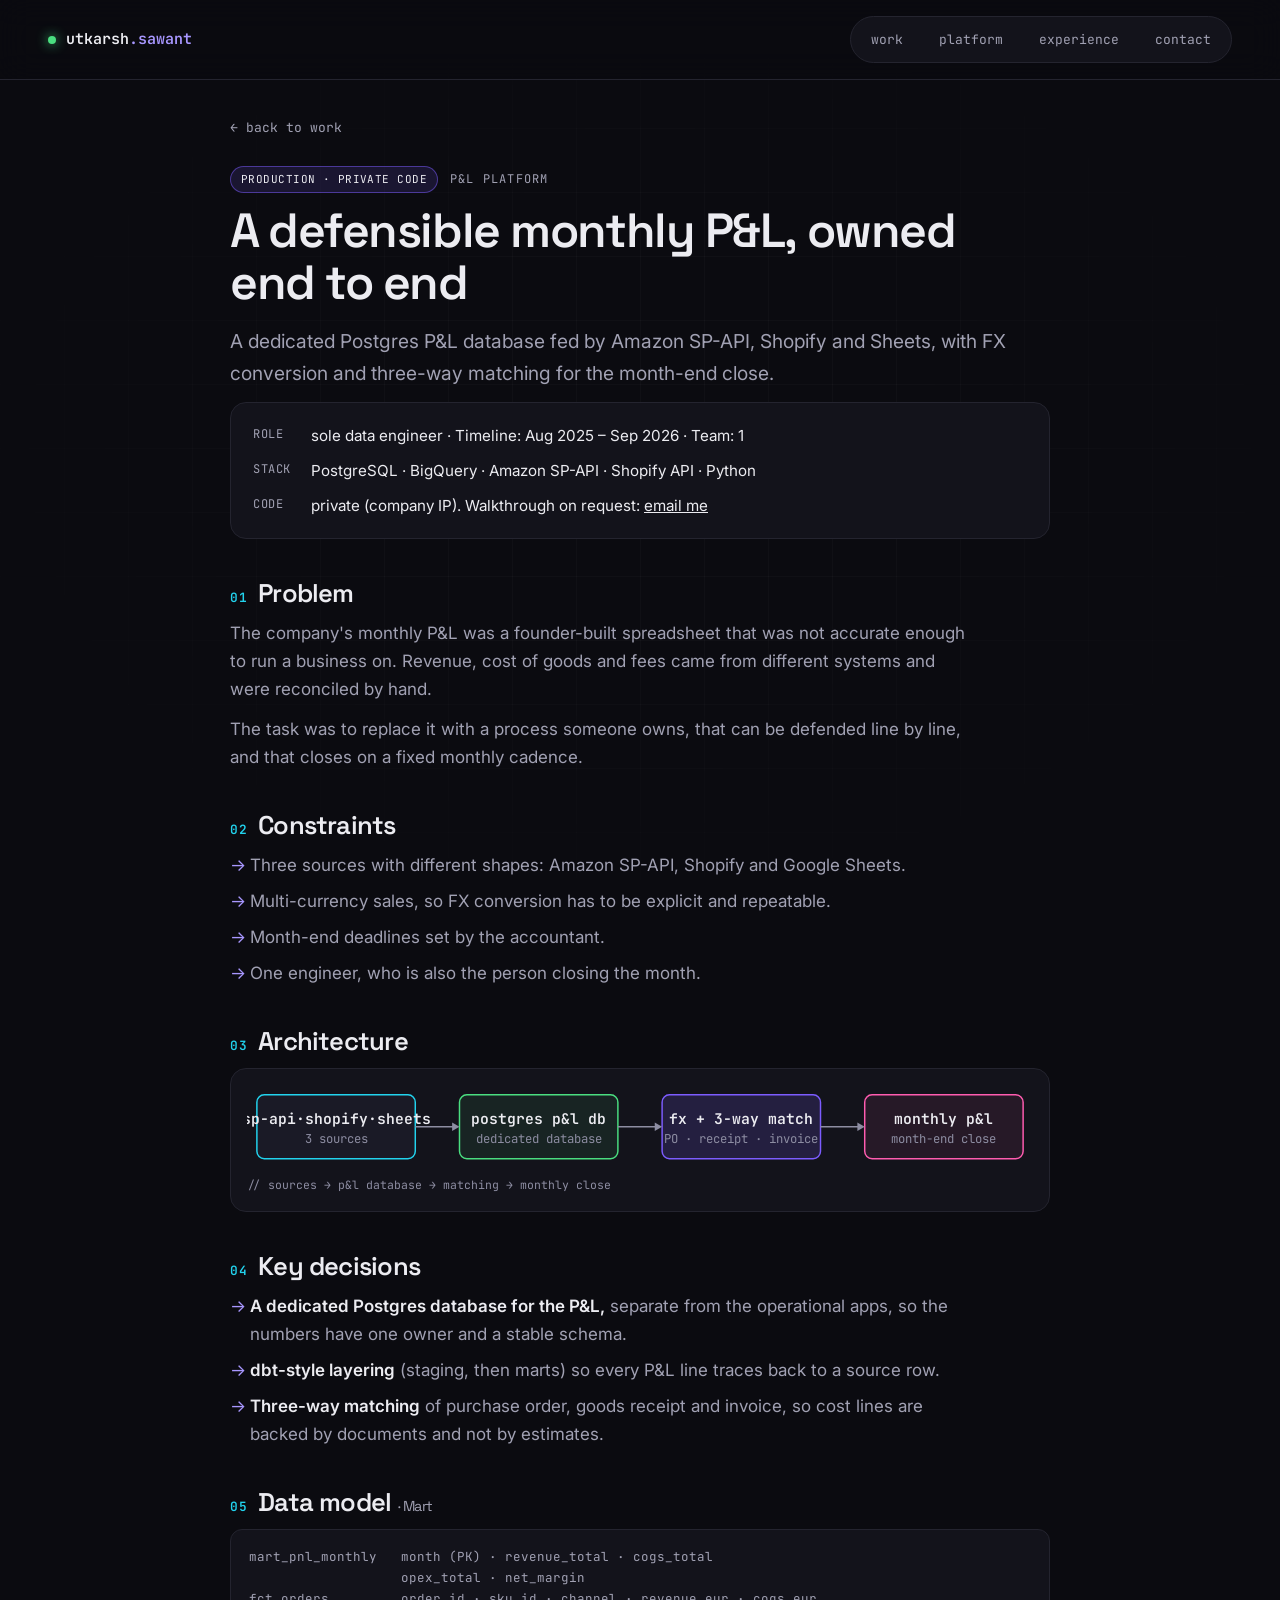
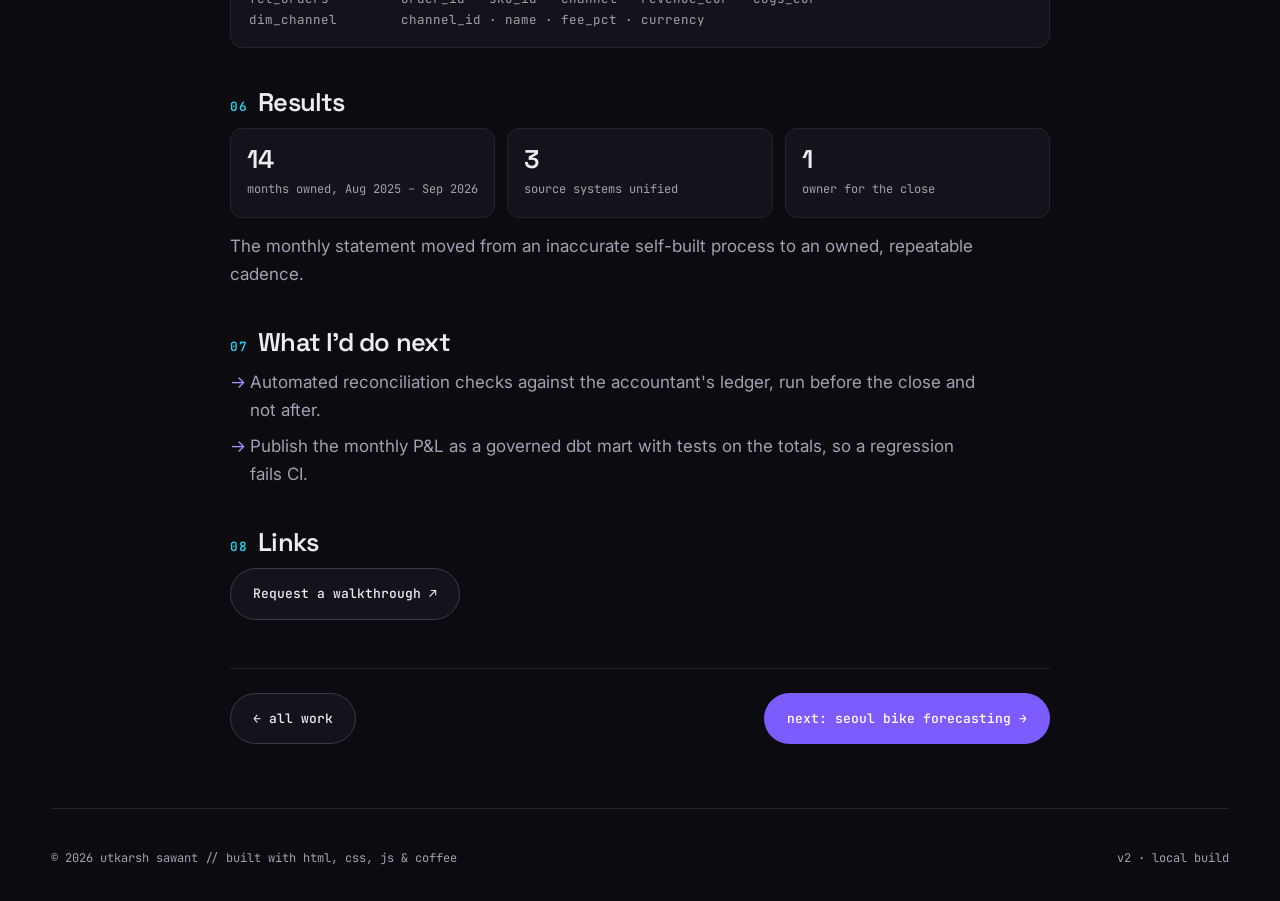
<file: work/pnl-platform.html>
<!doctype html>
<html lang="en">
<head>
  <meta charset="utf-8" />
  <meta name="viewport" content="width=device-width, initial-scale=1" />
  <title>P&amp;L platform — Utkarsh Sawant</title>
  <meta name="description" content="A dedicated Postgres P&amp;L database fed by Amazon SP-API, Shopify and Sheets, with FX conversion and three-way matching for the month-end close." />
  <script>document.documentElement.classList.add('js');</script>
  <link rel="canonical" href="https://utkarshsawant65.github.io/Portfolio-website/work/pnl-platform.html" />
  <link rel="icon" href="../favicon.svg" type="image/svg+xml" />

  <meta property="og:type" content="website" />
  <meta property="og:title" content="P&amp;L platform — Utkarsh Sawant" />
  <meta property="og:description" content="A dedicated Postgres P&amp;L database fed by Amazon SP-API, Shopify and Sheets, with FX conversion and three-way matching for the month-end close." />
  <meta property="og:url" content="https://utkarshsawant65.github.io/Portfolio-website/work/pnl-platform.html" />
  <meta property="og:image" content="https://utkarshsawant65.github.io/Portfolio-website/assets/og/og-pnl.png" />
  <meta property="og:image:width" content="1200" />
  <meta property="og:image:height" content="627" />
  <meta property="og:image:alt" content="P&amp;L platform — Utkarsh Sawant" />
  <meta name="twitter:card" content="summary_large_image" />

  <link rel="preconnect" href="https://fonts.googleapis.com" />
  <link rel="preconnect" href="https://fonts.gstatic.com" crossorigin />
  <link href="https://fonts.googleapis.com/css2?family=Inter:wght@400;500;600;700&family=JetBrains+Mono:wght@400;500;600&family=Space+Grotesk:wght@500;600;700&display=swap" rel="stylesheet" />
  <link rel="stylesheet" href="../assets/css/tokens.css" />
  <link rel="stylesheet" href="../assets/css/base.css" />
  <link rel="stylesheet" href="../assets/css/components.css" />
  <link rel="stylesheet" href="../assets/css/motion.css" />
</head>
<body>
  <a class="skip" href="#content">Skip to content</a>
  <div class="progress" aria-hidden="true"></div>
  <header class="site-header">
    <a href="../index.html" class="brand" aria-label="Utkarsh Sawant, home">
      <span class="brand-dot" aria-hidden="true"></span>
      <span class="brand-text">utkarsh<span class="brand-accent">.sawant</span></span>
    </a>
    <button class="nav-toggle" type="button" aria-label="Toggle navigation" aria-expanded="false" aria-controls="primary-nav">
      <span></span><span></span><span></span>
    </button>
    <nav class="primary-nav" id="primary-nav" aria-label="Primary">
      <ul><li><a href="../index.html#work">work</a></li><li><a href="../index.html#platform">platform</a></li><li><a href="../index.html#experience">experience</a></li><li><a href="../index.html#contact">contact</a></li></ul>
    </nav>
  </header>

  <main class="cs" id="content">
    <a class="cs-back" href="../index.html#work">← back to work</a>

    <p class="cs-kicker"><span class="badge">production · private code</span> p&amp;l platform</p>
    <h1 class="cs-title" style="view-transition-name: title-pnl">A defensible monthly P&amp;L, owned end to end</h1>
    <p class="cs-lede">A dedicated Postgres P&amp;L database fed by Amazon SP-API, Shopify and Sheets, with FX conversion and three-way matching for the month-end close.</p>

    <dl class="cs-meta">
      <dt>Role</dt><dd>sole data engineer · Timeline: Aug 2025 – Sep 2026 · Team: 1</dd>
      <dt>Stack</dt><dd>PostgreSQL · BigQuery · Amazon SP-API · Shopify API · Python</dd>
      <dt>Code</dt><dd>private (company IP). Walkthrough on request: <a href="mailto:utkarsh.sawant21@gmail.com?subject=P%26L%20platform%20walkthrough">email me</a></dd>
    </dl>

    <section><h2><span class="n">01</span>Problem</h2><p>The company's monthly P&L was a founder-built spreadsheet that was not accurate enough to run a business on. Revenue, cost of goods and fees came from different systems and were reconciled by hand.</p><p>The task was to replace it with a process someone owns, that can be defended line by line, and that closes on a fixed monthly cadence.</p></section>
    <section><h2><span class="n">02</span>Constraints</h2><ul class="points"><li>Three sources with different shapes: Amazon SP-API, Shopify and Google Sheets.</li><li>Multi-currency sales, so FX conversion has to be explicit and repeatable.</li><li>Month-end deadlines set by the accountant.</li><li>One engineer, who is also the person closing the month.</li></ul></section>
    <section><h2><span class="n">03</span>Architecture</h2>
      <figure class="diagram"><svg class="fl" viewBox="0 0 640 68" role="img" xmlns="http://www.w3.org/2000/svg"><title>P&amp;L platform architecture</title><desc>Three sources load into a dedicated Postgres P&amp;L database, FX conversion and three-way matching are applied, and the monthly P&amp;L is produced.</desc><g class="k-src"><rect x="8.0" y="8.0" width="129.0" height="52" rx="6"/><text x="72.5" y="32.0" text-anchor="middle" font-size="12" font-weight="600">sp-api·shopify·sheets</text><text class="s" x="72.5" y="47.0" text-anchor="middle" font-size="10">3 sources</text></g><g class="k-store"><rect x="173.0" y="8.0" width="129.0" height="52" rx="6"/><text x="237.5" y="32.0" text-anchor="middle" font-size="12" font-weight="600">postgres p&amp;l db</text><text class="s" x="237.5" y="47.0" text-anchor="middle" font-size="10">dedicated database</text></g><g class="k-proc"><rect x="338.0" y="8.0" width="129.0" height="52" rx="6"/><text x="402.5" y="32.0" text-anchor="middle" font-size="12" font-weight="600">fx + 3-way match</text><text class="s" x="402.5" y="47.0" text-anchor="middle" font-size="10">PO · receipt · invoice</text></g><g class="k-out"><rect x="503.0" y="8.0" width="129.0" height="52" rx="6"/><text x="567.5" y="32.0" text-anchor="middle" font-size="12" font-weight="600">monthly p&amp;l</text><text class="s" x="567.5" y="47.0" text-anchor="middle" font-size="10">month-end close</text></g><path class="a" d="M 137.0 34.0 L 168.0 34.0"/><polygon points="173.0,34.0 167.0,30.5 167.0,37.5"/><path class="a" d="M 302.0 34.0 L 333.0 34.0"/><polygon points="338.0,34.0 332.0,30.5 332.0,37.5"/><path class="a" d="M 467.0 34.0 L 498.0 34.0"/><polygon points="503.0,34.0 497.0,30.5 497.0,37.5"/></svg><figcaption>// sources → p&amp;l database → matching → monthly close</figcaption></figure>
    </section>
    <section><h2><span class="n">04</span>Key decisions</h2><ul class="points"><li><strong>A dedicated Postgres database for the P&L,</strong> separate from the operational apps, so the numbers have one owner and a stable schema.</li><li><strong>dbt-style layering</strong> (staging, then marts) so every P&L line traces back to a source row.</li><li><strong>Three-way matching</strong> of purchase order, goods receipt and invoice, so cost lines are backed by documents and not by estimates.</li></ul></section>
    <section><h2><span class="n">05</span>Data model <span class="muted" style="font-size:.9rem;font-weight:400">· Mart</span></h2>
      <pre><code>mart_pnl_monthly   month (PK) · revenue_total · cogs_total
                   opex_total · net_margin
fct_orders         order_id · sku_id · channel · revenue_eur · cogs_eur
dim_channel        channel_id · name · fee_pct · currency</code></pre>
    </section>
    <section><h2><span class="n">06</span>Results</h2>
      <div class="results"><div class="result"><strong>14</strong><span>months owned, Aug 2025 – Sep 2026</span></div><div class="result"><strong>3</strong><span>source systems unified</span></div><div class="result"><strong>1</strong><span>owner for the close</span></div></div>
      <p>The monthly statement moved from an inaccurate self-built process to an owned, repeatable cadence.</p>
    </section>
    <section><h2><span class="n">07</span>What I'd do next</h2><ul class="points"><li>Automated reconciliation checks against the accountant's ledger, run before the close and not after.</li><li>Publish the monthly P&L as a governed dbt mart with tests on the totals, so a regression fails CI.</li></ul></section>
    <section><h2><span class="n">08</span>Links</h2><div class="cs-links"><a class="btn btn-ghost" href="mailto:utkarsh.sawant21@gmail.com?subject=P%26L%20platform%20walkthrough">Request a walkthrough ↗</a></div></section>

    <nav class="cs-next" aria-label="Case studies">
      <a class="btn btn-ghost" href="../index.html#work">← all work</a>
      <a class="btn btn-primary" href="seoul-bike-forecasting.html">next: seoul bike forecasting →</a>
    </nav>
  </main>

  <footer class="site-footer">
    <span>© 2026 utkarsh sawant <span class="muted">// built with html, css, js &amp; coffee</span></span>
    <span>v2 · local build</span>
  </footer>

  <script src="../assets/js/nav.js"></script>
</body>
</html>
</file>
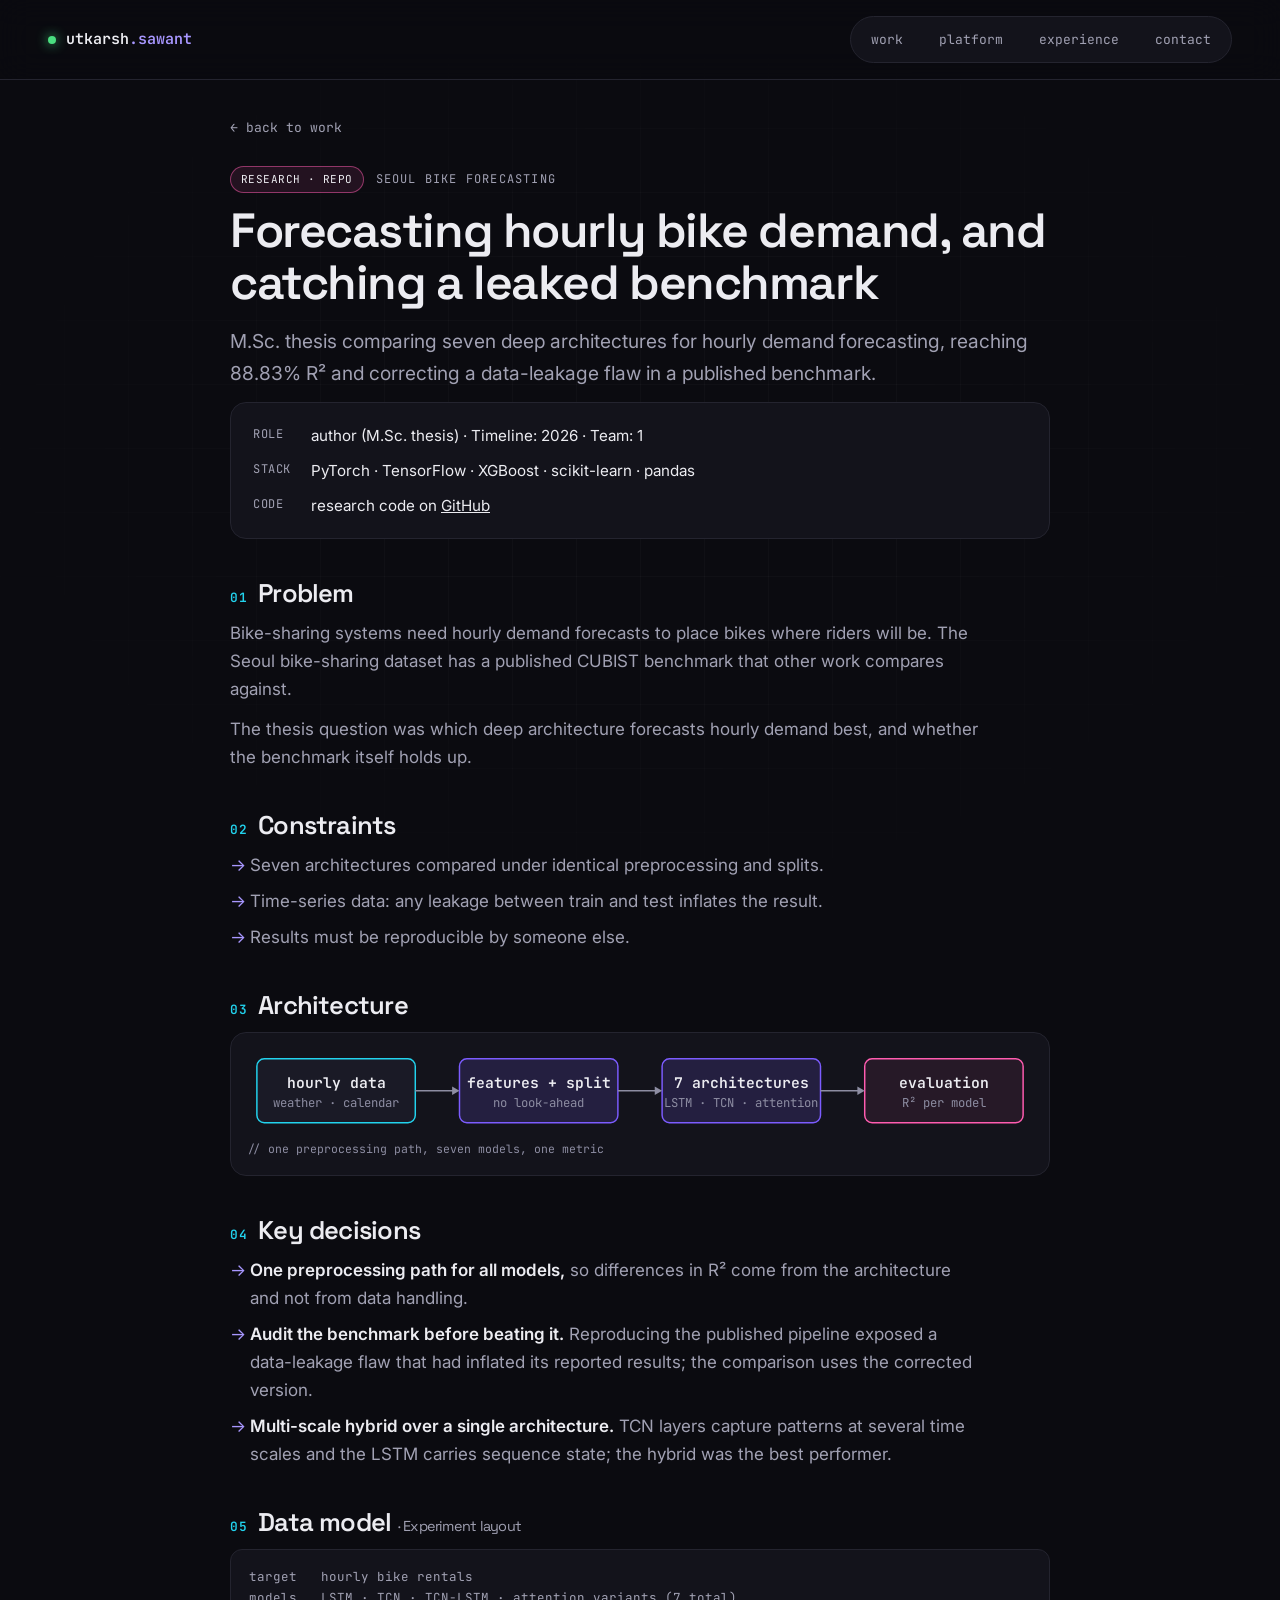
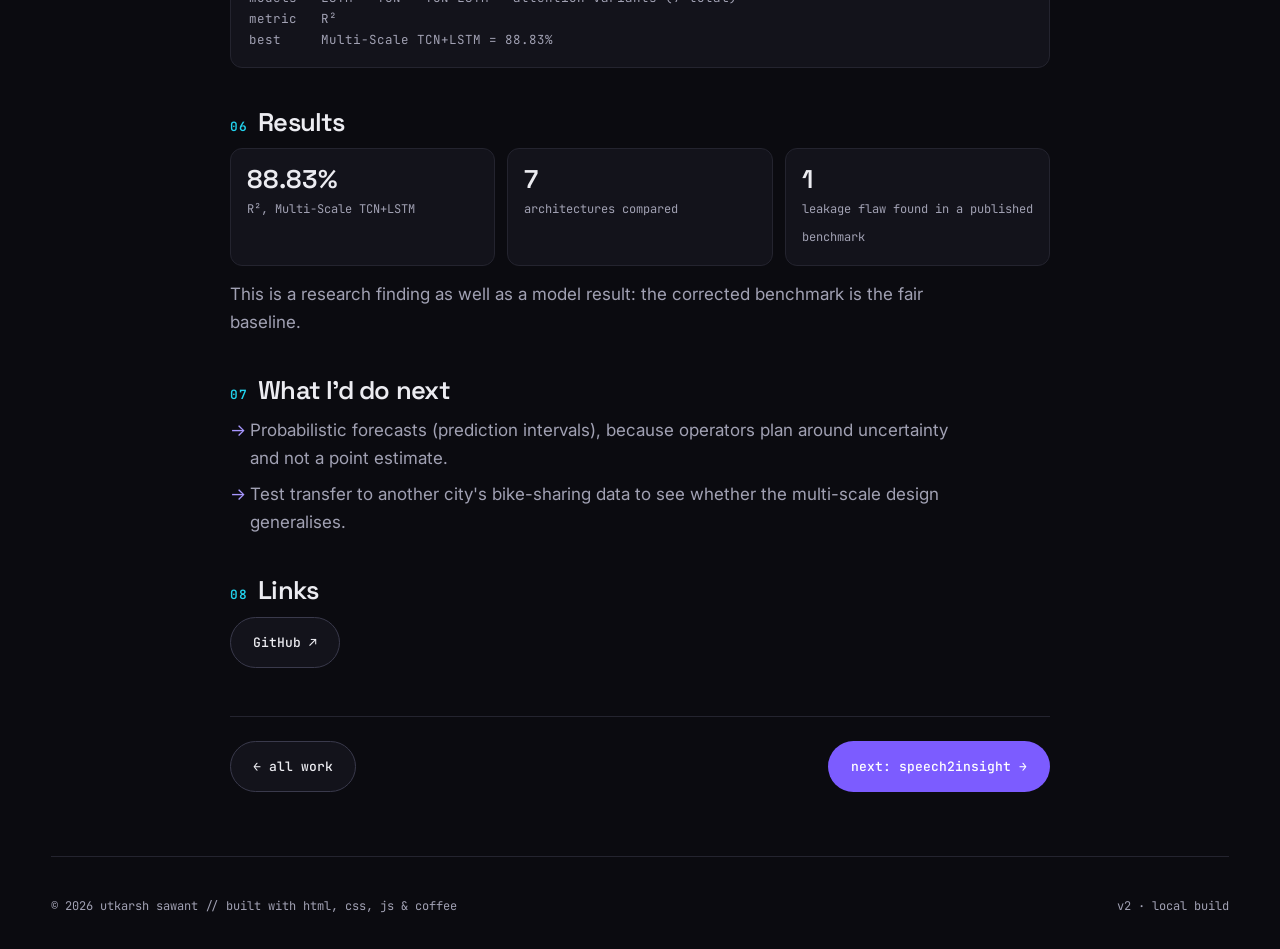
<file: work/seoul-bike-forecasting.html>
<!doctype html>
<html lang="en">
<head>
  <meta charset="utf-8" />
  <meta name="viewport" content="width=device-width, initial-scale=1" />
  <title>Seoul bike forecasting — Utkarsh Sawant</title>
  <meta name="description" content="M.Sc. thesis comparing seven deep architectures for hourly demand forecasting, reaching 88.83% R² and correcting a data-leakage flaw in a published benchmark." />
  <script>document.documentElement.classList.add('js');</script>
  <link rel="canonical" href="https://utkarshsawant65.github.io/Portfolio-website/work/seoul-bike-forecasting.html" />
  <link rel="icon" href="../favicon.svg" type="image/svg+xml" />

  <meta property="og:type" content="website" />
  <meta property="og:title" content="Seoul bike forecasting — Utkarsh Sawant" />
  <meta property="og:description" content="M.Sc. thesis comparing seven deep architectures for hourly demand forecasting, reaching 88.83% R² and correcting a data-leakage flaw in a published benchmark." />
  <meta property="og:url" content="https://utkarshsawant65.github.io/Portfolio-website/work/seoul-bike-forecasting.html" />
  <meta property="og:image" content="https://utkarshsawant65.github.io/Portfolio-website/assets/og/og-seoul.png" />
  <meta property="og:image:width" content="1200" />
  <meta property="og:image:height" content="627" />
  <meta property="og:image:alt" content="Seoul bike forecasting — Utkarsh Sawant" />
  <meta name="twitter:card" content="summary_large_image" />

  <link rel="preconnect" href="https://fonts.googleapis.com" />
  <link rel="preconnect" href="https://fonts.gstatic.com" crossorigin />
  <link href="https://fonts.googleapis.com/css2?family=Inter:wght@400;500;600;700&family=JetBrains+Mono:wght@400;500;600&family=Space+Grotesk:wght@500;600;700&display=swap" rel="stylesheet" />
  <link rel="stylesheet" href="../assets/css/tokens.css" />
  <link rel="stylesheet" href="../assets/css/base.css" />
  <link rel="stylesheet" href="../assets/css/components.css" />
  <link rel="stylesheet" href="../assets/css/motion.css" />
</head>
<body>
  <a class="skip" href="#content">Skip to content</a>
  <div class="progress" aria-hidden="true"></div>
  <header class="site-header">
    <a href="../index.html" class="brand" aria-label="Utkarsh Sawant, home">
      <span class="brand-dot" aria-hidden="true"></span>
      <span class="brand-text">utkarsh<span class="brand-accent">.sawant</span></span>
    </a>
    <button class="nav-toggle" type="button" aria-label="Toggle navigation" aria-expanded="false" aria-controls="primary-nav">
      <span></span><span></span><span></span>
    </button>
    <nav class="primary-nav" id="primary-nav" aria-label="Primary">
      <ul><li><a href="../index.html#work">work</a></li><li><a href="../index.html#platform">platform</a></li><li><a href="../index.html#experience">experience</a></li><li><a href="../index.html#contact">contact</a></li></ul>
    </nav>
  </header>

  <main class="cs" id="content">
    <a class="cs-back" href="../index.html#work">← back to work</a>

    <p class="cs-kicker"><span class="badge badge--research">research · repo</span> seoul bike forecasting</p>
    <h1 class="cs-title" style="view-transition-name: title-seoul">Forecasting hourly bike demand, and catching a leaked benchmark</h1>
    <p class="cs-lede">M.Sc. thesis comparing seven deep architectures for hourly demand forecasting, reaching 88.83% R² and correcting a data-leakage flaw in a published benchmark.</p>

    <dl class="cs-meta">
      <dt>Role</dt><dd>author (M.Sc. thesis) · Timeline: 2026 · Team: 1</dd>
      <dt>Stack</dt><dd>PyTorch · TensorFlow · XGBoost · scikit-learn · pandas</dd>
      <dt>Code</dt><dd>research code on <a href="https://github.com/utkarshsawant65" target="_blank" rel="noopener">GitHub</a></dd>
    </dl>

    <section><h2><span class="n">01</span>Problem</h2><p>Bike-sharing systems need hourly demand forecasts to place bikes where riders will be. The Seoul bike-sharing dataset has a published CUBIST benchmark that other work compares against.</p><p>The thesis question was which deep architecture forecasts hourly demand best, and whether the benchmark itself holds up.</p></section>
    <section><h2><span class="n">02</span>Constraints</h2><ul class="points"><li>Seven architectures compared under identical preprocessing and splits.</li><li>Time-series data: any leakage between train and test inflates the result.</li><li>Results must be reproducible by someone else.</li></ul></section>
    <section><h2><span class="n">03</span>Architecture</h2>
      <figure class="diagram"><svg class="fl" viewBox="0 0 640 68" role="img" xmlns="http://www.w3.org/2000/svg"><title>Forecasting experiment pipeline</title><desc>Hourly data is turned into features and split without look-ahead, seven architectures are trained, and each is evaluated by R².</desc><g class="k-src"><rect x="8.0" y="8.0" width="129.0" height="52" rx="6"/><text x="72.5" y="32.0" text-anchor="middle" font-size="12" font-weight="600">hourly data</text><text class="s" x="72.5" y="47.0" text-anchor="middle" font-size="10">weather · calendar</text></g><g class="k-proc"><rect x="173.0" y="8.0" width="129.0" height="52" rx="6"/><text x="237.5" y="32.0" text-anchor="middle" font-size="12" font-weight="600">features + split</text><text class="s" x="237.5" y="47.0" text-anchor="middle" font-size="10">no look-ahead</text></g><g class="k-proc"><rect x="338.0" y="8.0" width="129.0" height="52" rx="6"/><text x="402.5" y="32.0" text-anchor="middle" font-size="12" font-weight="600">7 architectures</text><text class="s" x="402.5" y="47.0" text-anchor="middle" font-size="10">LSTM · TCN · attention</text></g><g class="k-out"><rect x="503.0" y="8.0" width="129.0" height="52" rx="6"/><text x="567.5" y="32.0" text-anchor="middle" font-size="12" font-weight="600">evaluation</text><text class="s" x="567.5" y="47.0" text-anchor="middle" font-size="10">R² per model</text></g><path class="a" d="M 137.0 34.0 L 168.0 34.0"/><polygon points="173.0,34.0 167.0,30.5 167.0,37.5"/><path class="a" d="M 302.0 34.0 L 333.0 34.0"/><polygon points="338.0,34.0 332.0,30.5 332.0,37.5"/><path class="a" d="M 467.0 34.0 L 498.0 34.0"/><polygon points="503.0,34.0 497.0,30.5 497.0,37.5"/></svg><figcaption>// one preprocessing path, seven models, one metric</figcaption></figure>
    </section>
    <section><h2><span class="n">04</span>Key decisions</h2><ul class="points"><li><strong>One preprocessing path for all models,</strong> so differences in R² come from the architecture and not from data handling.</li><li><strong>Audit the benchmark before beating it.</strong> Reproducing the published pipeline exposed a data-leakage flaw that had inflated its reported results; the comparison uses the corrected version.</li><li><strong>Multi-scale hybrid over a single architecture.</strong> TCN layers capture patterns at several time scales and the LSTM carries sequence state; the hybrid was the best performer.</li></ul></section>
    <section><h2><span class="n">05</span>Data model <span class="muted" style="font-size:.9rem;font-weight:400">· Experiment layout</span></h2>
      <pre><code>target   hourly bike rentals
models   LSTM · TCN · TCN-LSTM · attention variants (7 total)
metric   R²
best     Multi-Scale TCN+LSTM = 88.83%</code></pre>
    </section>
    <section><h2><span class="n">06</span>Results</h2>
      <div class="results"><div class="result"><strong>88.83%</strong><span>R², Multi-Scale TCN+LSTM</span></div><div class="result"><strong>7</strong><span>architectures compared</span></div><div class="result"><strong>1</strong><span>leakage flaw found in a published benchmark</span></div></div>
      <p>This is a research finding as well as a model result: the corrected benchmark is the fair baseline.</p>
    </section>
    <section><h2><span class="n">07</span>What I'd do next</h2><ul class="points"><li>Probabilistic forecasts (prediction intervals), because operators plan around uncertainty and not a point estimate.</li><li>Test transfer to another city's bike-sharing data to see whether the multi-scale design generalises.</li></ul></section>
    <section><h2><span class="n">08</span>Links</h2><div class="cs-links"><a class="btn btn-ghost" href="https://github.com/utkarshsawant65" target="_blank" rel="noopener">GitHub ↗</a></div></section>

    <nav class="cs-next" aria-label="Case studies">
      <a class="btn btn-ghost" href="../index.html#work">← all work</a>
      <a class="btn btn-primary" href="speech2insight.html">next: speech2insight →</a>
    </nav>
  </main>

  <footer class="site-footer">
    <span>© 2026 utkarsh sawant <span class="muted">// built with html, css, js &amp; coffee</span></span>
    <span>v2 · local build</span>
  </footer>

  <script src="../assets/js/nav.js"></script>
</body>
</html>
</file>
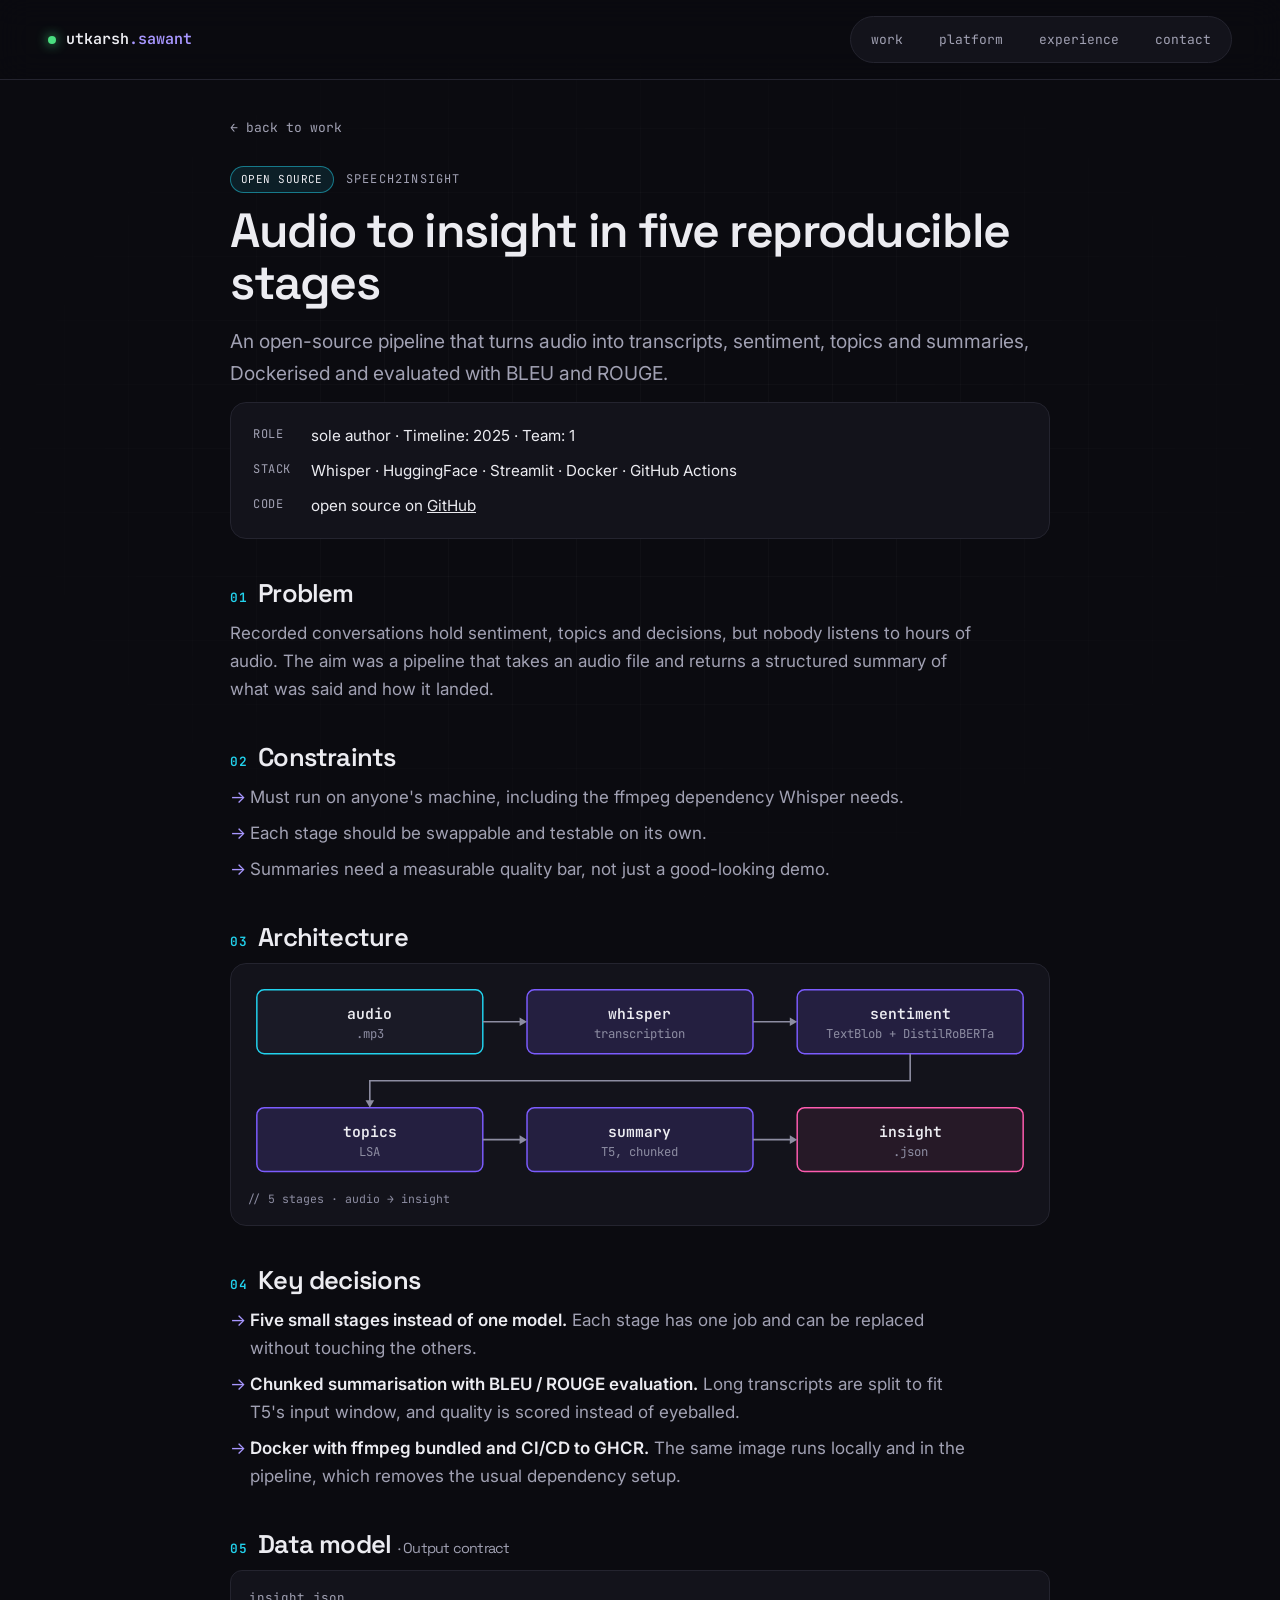
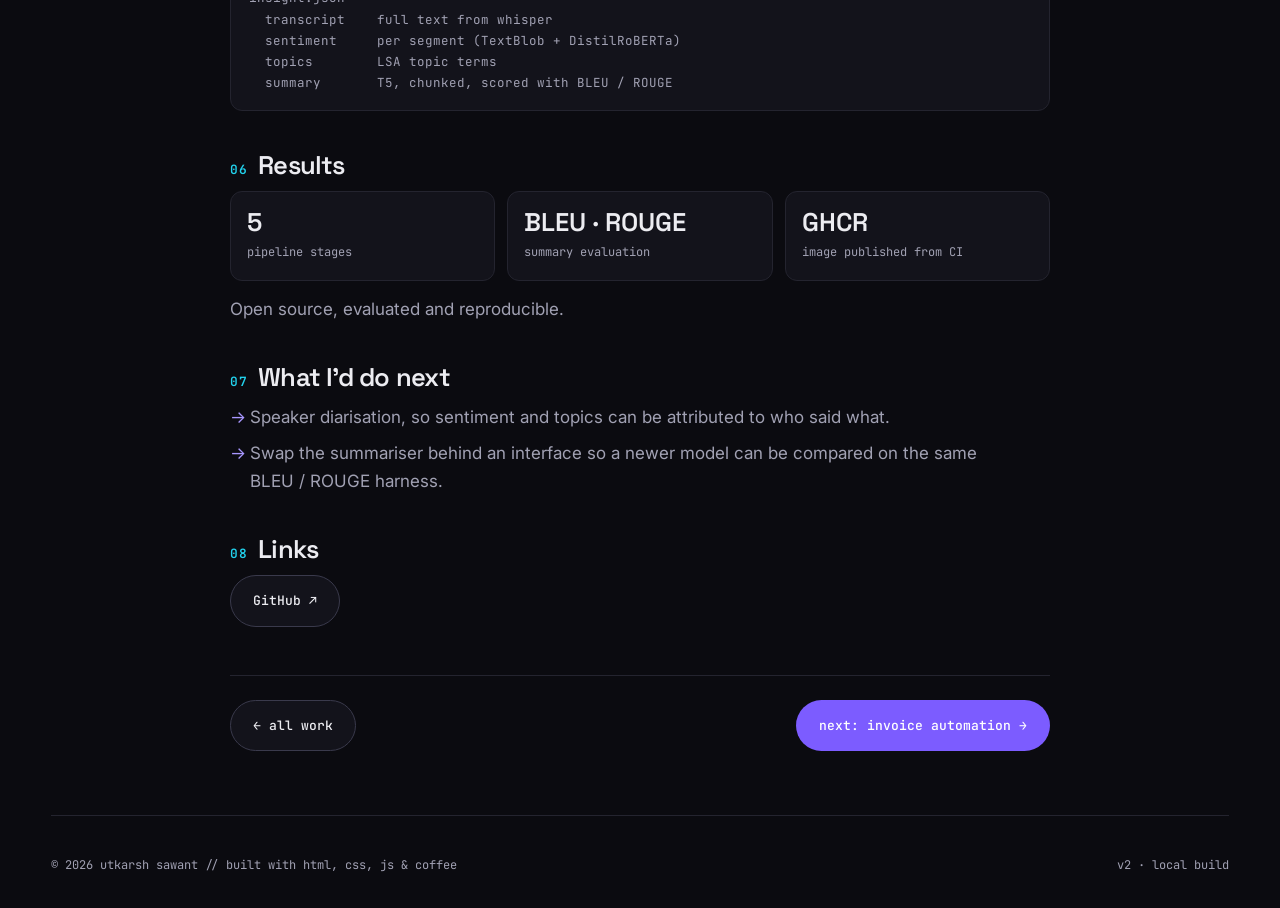
<file: work/speech2insight.html>
<!doctype html>
<html lang="en">
<head>
  <meta charset="utf-8" />
  <meta name="viewport" content="width=device-width, initial-scale=1" />
  <title>Speech2Insight — Utkarsh Sawant</title>
  <meta name="description" content="An open-source pipeline that turns audio into transcripts, sentiment, topics and summaries, Dockerised and evaluated with BLEU and ROUGE." />
  <script>document.documentElement.classList.add('js');</script>
  <link rel="canonical" href="https://utkarshsawant65.github.io/Portfolio-website/work/speech2insight.html" />
  <link rel="icon" href="../favicon.svg" type="image/svg+xml" />

  <meta property="og:type" content="website" />
  <meta property="og:title" content="Speech2Insight — Utkarsh Sawant" />
  <meta property="og:description" content="An open-source pipeline that turns audio into transcripts, sentiment, topics and summaries, Dockerised and evaluated with BLEU and ROUGE." />
  <meta property="og:url" content="https://utkarshsawant65.github.io/Portfolio-website/work/speech2insight.html" />
  <meta property="og:image" content="https://utkarshsawant65.github.io/Portfolio-website/assets/og/og-speech2insight.png" />
  <meta property="og:image:width" content="1200" />
  <meta property="og:image:height" content="627" />
  <meta property="og:image:alt" content="Speech2Insight — Utkarsh Sawant" />
  <meta name="twitter:card" content="summary_large_image" />

  <link rel="preconnect" href="https://fonts.googleapis.com" />
  <link rel="preconnect" href="https://fonts.gstatic.com" crossorigin />
  <link href="https://fonts.googleapis.com/css2?family=Inter:wght@400;500;600;700&family=JetBrains+Mono:wght@400;500;600&family=Space+Grotesk:wght@500;600;700&display=swap" rel="stylesheet" />
  <link rel="stylesheet" href="../assets/css/tokens.css" />
  <link rel="stylesheet" href="../assets/css/base.css" />
  <link rel="stylesheet" href="../assets/css/components.css" />
  <link rel="stylesheet" href="../assets/css/motion.css" />
</head>
<body>
  <a class="skip" href="#content">Skip to content</a>
  <div class="progress" aria-hidden="true"></div>
  <header class="site-header">
    <a href="../index.html" class="brand" aria-label="Utkarsh Sawant, home">
      <span class="brand-dot" aria-hidden="true"></span>
      <span class="brand-text">utkarsh<span class="brand-accent">.sawant</span></span>
    </a>
    <button class="nav-toggle" type="button" aria-label="Toggle navigation" aria-expanded="false" aria-controls="primary-nav">
      <span></span><span></span><span></span>
    </button>
    <nav class="primary-nav" id="primary-nav" aria-label="Primary">
      <ul><li><a href="../index.html#work">work</a></li><li><a href="../index.html#platform">platform</a></li><li><a href="../index.html#experience">experience</a></li><li><a href="../index.html#contact">contact</a></li></ul>
    </nav>
  </header>

  <main class="cs" id="content">
    <a class="cs-back" href="../index.html#work">← back to work</a>

    <p class="cs-kicker"><span class="badge badge--public">open source</span> speech2insight</p>
    <h1 class="cs-title" style="view-transition-name: title-speech2insight">Audio to insight in five reproducible stages</h1>
    <p class="cs-lede">An open-source pipeline that turns audio into transcripts, sentiment, topics and summaries, Dockerised and evaluated with BLEU and ROUGE.</p>

    <dl class="cs-meta">
      <dt>Role</dt><dd>sole author · Timeline: 2025 · Team: 1</dd>
      <dt>Stack</dt><dd>Whisper · HuggingFace · Streamlit · Docker · GitHub Actions</dd>
      <dt>Code</dt><dd>open source on <a href="https://github.com/utkarshsawant65" target="_blank" rel="noopener">GitHub</a></dd>
    </dl>

    <section><h2><span class="n">01</span>Problem</h2><p>Recorded conversations hold sentiment, topics and decisions, but nobody listens to hours of audio. The aim was a pipeline that takes an audio file and returns a structured summary of what was said and how it landed.</p></section>
    <section><h2><span class="n">02</span>Constraints</h2><ul class="points"><li>Must run on anyone's machine, including the ffmpeg dependency Whisper needs.</li><li>Each stage should be swappable and testable on its own.</li><li>Summaries need a measurable quality bar, not just a good-looking demo.</li></ul></section>
    <section><h2><span class="n">03</span>Architecture</h2>
      <figure class="diagram"><svg class="fl" viewBox="0 0 640 164" role="img" xmlns="http://www.w3.org/2000/svg"><title>Speech2Insight pipeline</title><desc>Audio is transcribed by Whisper, then analysed for sentiment and topics, summarised with a chunked T5 model, and returned as a JSON insight.</desc><g class="k-src"><rect x="8.0" y="8.0" width="184.0" height="52" rx="6"/><text x="100.0" y="32.0" text-anchor="middle" font-size="12" font-weight="600">audio</text><text class="s" x="100.0" y="47.0" text-anchor="middle" font-size="10">.mp3</text></g><g class="k-proc"><rect x="228.0" y="8.0" width="184.0" height="52" rx="6"/><text x="320.0" y="32.0" text-anchor="middle" font-size="12" font-weight="600">whisper</text><text class="s" x="320.0" y="47.0" text-anchor="middle" font-size="10">transcription</text></g><g class="k-proc"><rect x="448.0" y="8.0" width="184.0" height="52" rx="6"/><text x="540.0" y="32.0" text-anchor="middle" font-size="12" font-weight="600">sentiment</text><text class="s" x="540.0" y="47.0" text-anchor="middle" font-size="10">TextBlob + DistilRoBERTa</text></g><g class="k-proc"><rect x="8.0" y="104.0" width="184.0" height="52" rx="6"/><text x="100.0" y="128.0" text-anchor="middle" font-size="12" font-weight="600">topics</text><text class="s" x="100.0" y="143.0" text-anchor="middle" font-size="10">LSA</text></g><g class="k-proc"><rect x="228.0" y="104.0" width="184.0" height="52" rx="6"/><text x="320.0" y="128.0" text-anchor="middle" font-size="12" font-weight="600">summary</text><text class="s" x="320.0" y="143.0" text-anchor="middle" font-size="10">T5, chunked</text></g><g class="k-out"><rect x="448.0" y="104.0" width="184.0" height="52" rx="6"/><text x="540.0" y="128.0" text-anchor="middle" font-size="12" font-weight="600">insight</text><text class="s" x="540.0" y="143.0" text-anchor="middle" font-size="10">.json</text></g><path class="a" d="M 192.0 34.0 L 223.0 34.0"/><polygon points="228.0,34.0 222.0,30.5 222.0,37.5"/><path class="a" d="M 412.0 34.0 L 443.0 34.0"/><polygon points="448.0,34.0 442.0,30.5 442.0,37.5"/><path class="a" d="M 540.0 60.0 L 540.0 82.0 L 100.0 82.0 L 100.0 99.0"/><polygon points="100.0,104.0 96.5,98.0 103.5,98.0"/><path class="a" d="M 192.0 130.0 L 223.0 130.0"/><polygon points="228.0,130.0 222.0,126.5 222.0,133.5"/><path class="a" d="M 412.0 130.0 L 443.0 130.0"/><polygon points="448.0,130.0 442.0,126.5 442.0,133.5"/></svg><figcaption>// 5 stages · audio → insight</figcaption></figure>
    </section>
    <section><h2><span class="n">04</span>Key decisions</h2><ul class="points"><li><strong>Five small stages instead of one model.</strong> Each stage has one job and can be replaced without touching the others.</li><li><strong>Chunked summarisation with BLEU / ROUGE evaluation.</strong> Long transcripts are split to fit T5's input window, and quality is scored instead of eyeballed.</li><li><strong>Docker with ffmpeg bundled and CI/CD to GHCR.</strong> The same image runs locally and in the pipeline, which removes the usual dependency setup.</li></ul></section>
    <section><h2><span class="n">05</span>Data model <span class="muted" style="font-size:.9rem;font-weight:400">· Output contract</span></h2>
      <pre><code>insight.json
  transcript    full text from whisper
  sentiment     per segment (TextBlob + DistilRoBERTa)
  topics        LSA topic terms
  summary       T5, chunked, scored with BLEU / ROUGE</code></pre>
    </section>
    <section><h2><span class="n">06</span>Results</h2>
      <div class="results"><div class="result"><strong>5</strong><span>pipeline stages</span></div><div class="result"><strong>BLEU · ROUGE</strong><span>summary evaluation</span></div><div class="result"><strong>GHCR</strong><span>image published from CI</span></div></div>
      <p>Open source, evaluated and reproducible.</p>
    </section>
    <section><h2><span class="n">07</span>What I'd do next</h2><ul class="points"><li>Speaker diarisation, so sentiment and topics can be attributed to who said what.</li><li>Swap the summariser behind an interface so a newer model can be compared on the same BLEU / ROUGE harness.</li></ul></section>
    <section><h2><span class="n">08</span>Links</h2><div class="cs-links"><a class="btn btn-ghost" href="https://github.com/utkarshsawant65" target="_blank" rel="noopener">GitHub ↗</a></div></section>

    <nav class="cs-next" aria-label="Case studies">
      <a class="btn btn-ghost" href="../index.html#work">← all work</a>
      <a class="btn btn-primary" href="invoice-automation.html">next: invoice automation →</a>
    </nav>
  </main>

  <footer class="site-footer">
    <span>© 2026 utkarsh sawant <span class="muted">// built with html, css, js &amp; coffee</span></span>
    <span>v2 · local build</span>
  </footer>

  <script src="../assets/js/nav.js"></script>
</body>
</html>
</file>
<file: assets/css/tokens.css>
/* =========================================================
   tokens.css: colours, type scale, spacing, motion timing
   ========================================================= */

:root {
  /* surface */
  --bg: #0b0b10;
  --surface: #13131b;
  --surface-2: #1a1a26;
  --border: #24242f;
  --border-strong: #3a3a4c;

  /* text (muted checked >= 4.5:1 on --bg and --surface) */
  --text: #ececf1;
  --text-muted: #a1a1b3;
  --text-faint: #8d8da2;

  /* brand */
  --accent: #7c5cff;        /* fills, borders, glows */
  --accent-text: #a897ff;   /* accent used as text (AA on --bg) */
  --accent-2: #22d3ee;
  --accent-3: #ff5cb0;
  --good: #4ade80;

  /* shape + spacing */
  --radius: 16px;
  --space: 8px;
  --shell-w: min(1200px, 92vw);
  --measure: 68ch;

  /* type */
  --font-sans: "Inter", system-ui, -apple-system, "Segoe UI", sans-serif;
  --font-display: "Space Grotesk", "Inter", system-ui, sans-serif;
  --font-mono: "JetBrains Mono", ui-monospace, "SFMono-Regular", Consolas, monospace;
  --fs-h1: clamp(2.5rem, 6vw, 5rem);
  --fs-h2: clamp(2rem, 4vw, 3rem);
  --fs-body: 1.0625rem;
  --lh-body: 1.65;

  /* motion */
  --t-fast: 150ms;
  --t-base: 220ms;
  --t-slow: 400ms;
  --ease: cubic-bezier(.2, .8, .2, 1);
}
</file>
<file: assets/css/base.css>
/* =========================================================
   base.css: reset, page chrome, layout, sections
   ========================================================= */

*, *::before, *::after { box-sizing: border-box; }
* { margin: 0; padding: 0; }

html { scroll-behavior: smooth; scroll-padding-top: 88px; }

body {
  font-family: var(--font-sans);
  font-size: var(--fs-body);
  line-height: var(--lh-body);
  background: var(--bg);
  color: var(--text);
  overflow-x: hidden;
  -webkit-font-smoothing: antialiased;
}

/* faint grid, kept from v1 (the particle canvas is gone) */
body::before {
  content: "";
  position: fixed; inset: 0; z-index: -1;
  pointer-events: none;
  background-image:
    linear-gradient(rgba(255,255,255,.025) 1px, transparent 1px),
    linear-gradient(90deg, rgba(255,255,255,.025) 1px, transparent 1px);
  background-size: 64px 64px;
  -webkit-mask-image: radial-gradient(ellipse at center, #000 30%, transparent 80%);
          mask-image: radial-gradient(ellipse at center, #000 30%, transparent 80%);
}

img, svg { max-width: 100%; display: block; }
a { color: inherit; }
ul, ol { list-style: none; }

.mono { font-family: var(--font-mono); }
.muted { color: var(--text-muted); }
code, .inline {
  font-family: var(--font-mono);
  font-size: .88em;
  padding: 1px 6px;
  background: var(--surface);
  border: 1px solid var(--border);
  border-radius: 4px;
}

/* ---------- accessibility ---------- */

:focus-visible {
  outline: 2px solid var(--accent-2);
  outline-offset: 3px;
  border-radius: 4px;
}

.skip {
  position: fixed; top: 8px; left: 8px; z-index: 300;
  padding: 10px 16px;
  background: var(--accent); color: #fff;
  font-family: var(--font-mono); font-size: 13px;
  border-radius: 8px; text-decoration: none;
  transform: translateY(-200%);
  transition: transform var(--t-base) var(--ease);
}
.skip:focus { transform: none; }

.sr-only {
  position: absolute; width: 1px; height: 1px; overflow: hidden;
  clip: rect(0 0 0 0); white-space: nowrap;
}

/* ---------- header ---------- */

.site-header {
  position: fixed; inset: 0 0 auto 0; z-index: 100;
  display: flex; align-items: center; justify-content: space-between;
  padding: 16px clamp(20px, 4vw, 48px);
  background: rgba(11, 11, 16, .72);
  -webkit-backdrop-filter: blur(16px); backdrop-filter: blur(16px);
  border-bottom: 1px solid var(--border);
}

.brand {
  display: flex; align-items: center; gap: 10px;
  text-decoration: none;
  font-family: var(--font-mono); font-weight: 600; font-size: 15px;
}
.brand-dot {
  width: 8px; height: 8px; border-radius: 50%;
  background: var(--good); box-shadow: 0 0 12px var(--good);
}
.brand-accent { color: var(--accent-text); }

.primary-nav ul {
  display: flex; gap: 4px; padding: 4px;
  background: var(--surface);
  border: 1px solid var(--border);
  border-radius: 999px;
}
.primary-nav a {
  display: block; padding: 8px 16px;
  font-family: var(--font-mono); font-size: 13px;
  text-decoration: none; color: var(--text-muted);
  border-radius: 999px;
  transition: color var(--t-base) var(--ease), background var(--t-base) var(--ease);
}
.primary-nav a:hover { color: var(--text); }
.primary-nav a[aria-current] {
  color: var(--text);
  background: var(--surface-2);
  box-shadow: inset 0 0 0 1px var(--border-strong);
}

.nav-toggle {
  display: none;
  width: 44px; height: 44px;
  background: transparent; cursor: pointer;
  border: 1px solid var(--border); border-radius: 10px;
  flex-direction: column; justify-content: center; align-items: center; gap: 4px;
}
.nav-toggle span {
  width: 18px; height: 2px; background: var(--text);
  transition: transform var(--t-slow) var(--ease), opacity var(--t-slow) var(--ease);
}
.nav-toggle[aria-expanded="true"] span:nth-child(1) { transform: translateY(6px) rotate(45deg); }
.nav-toggle[aria-expanded="true"] span:nth-child(2) { opacity: 0; }
.nav-toggle[aria-expanded="true"] span:nth-child(3) { transform: translateY(-6px) rotate(-45deg); }

@media (max-width: 820px) {
  /* the collapsed menu only applies when JS can open it */
  .js .nav-toggle { display: flex; }
  .js .primary-nav {
    position: absolute; top: 100%; right: 16px;
    padding: 12px;
    background: var(--surface);
    border: 1px solid var(--border); border-radius: 16px;
    transform: translateY(-10px); opacity: 0; visibility: hidden;
    transition: all var(--t-base) var(--ease);
  }
  .js .primary-nav.is-open { transform: translateY(8px); opacity: 1; visibility: visible; }
  .js .primary-nav ul { flex-direction: column; background: transparent; border: 0; padding: 0; }
  .js .primary-nav a { padding: 12px 18px; }
  .primary-nav ul { flex-wrap: wrap; }
}

/* ---------- layout ---------- */

.shell { width: var(--shell-w); margin-inline: auto; }

section { padding-block: clamp(64px, 10vw, 128px); }
section.hero { min-height: 100svh; padding-block: 120px 56px; }

.section-head { margin-bottom: clamp(32px, 5vw, 56px); display: flex; flex-direction: column; gap: 12px; }
.section-num { font-family: var(--font-mono); font-size: 14px; letter-spacing: .1em; color: var(--accent-2); }
h2 {
  font-family: var(--font-display);
  font-size: var(--fs-h2); font-weight: 600;
  letter-spacing: -.03em; line-height: 1.1;
}
h2 .dot { color: var(--accent-text); }
.section-sub { color: var(--text-muted); max-width: 54ch; }

p { max-width: var(--measure); }

/* ---------- buttons + chips ---------- */

.btn {
  display: inline-flex; align-items: center; gap: 10px;
  padding: 14px 22px;
  font-family: var(--font-mono); font-size: 13px; font-weight: 500;
  text-decoration: none; cursor: pointer;
  border: 1px solid transparent; border-radius: 999px;
  transition: transform var(--t-base) var(--ease), background var(--t-base) var(--ease),
              border-color var(--t-base) var(--ease), color var(--t-base) var(--ease);
}
.btn:hover { transform: translateY(-2px); }
.btn-primary { background: var(--accent); color: #fff; }
.btn-primary:hover { background: #fff; color: var(--bg); }
.btn-ghost { background: var(--surface); border-color: var(--border-strong); color: var(--text); }
.btn-ghost:hover { border-color: var(--accent-2); color: var(--accent-2); }

/* ---------- footer ---------- */

.site-footer {
  width: var(--shell-w); margin-inline: auto;
  padding: 40px 0 32px;
  border-top: 1px solid var(--border);
  display: flex; justify-content: space-between; align-items: center; flex-wrap: wrap; gap: 12px;
  font-family: var(--font-mono); font-size: 12px; color: var(--text-muted);
}

/* ---------- 404 ---------- */

.notfound { min-height: 100svh; display: grid; place-content: center; gap: 20px; text-align: center; padding: 24px; }
.notfound h1 { font-family: var(--font-display); font-size: var(--fs-h1); letter-spacing: -.03em; }
.notfound p { margin-inline: auto; color: var(--text-muted); }
</file>
<file: assets/css/components.css>
/* =========================================================
   components.css: hero, cards, chips, badges, sections
   ========================================================= */

/* ---------- hero ---------- */

.hero { width: var(--shell-w); margin-inline: auto; display: flex; flex-direction: column; justify-content: center; }
.hero-grid { display: grid; grid-template-columns: 1.15fr 1fr; gap: clamp(24px, 4vw, 56px); align-items: center; }
@media (max-width: 920px) { .hero-grid { grid-template-columns: 1fr; } }

.status-pill {
  display: inline-flex; align-items: center; gap: 10px;
  padding: 6px 14px; margin-bottom: 28px;
  font-family: var(--font-mono); font-size: 12px; color: var(--text-muted);
  background: var(--surface); border: 1px solid var(--border); border-radius: 999px;
}
.status-dot { width: 6px; height: 6px; border-radius: 50%; background: var(--good); box-shadow: 0 0 8px var(--good); }

.hero-title { font-family: var(--font-display); font-weight: 600; letter-spacing: -.03em; line-height: 1.05; margin-bottom: 24px; }
.hero-name {
  display: block; margin-bottom: 12px;
  font-family: var(--font-mono); font-size: clamp(1.1rem, 2.2vw, 1.5rem);
  font-weight: 500; letter-spacing: 0; color: var(--accent-2);
}
.hero-tag { display: block; font-size: var(--fs-h1); }
.hero-tag em { font-style: italic; font-weight: 500; color: var(--accent-text); }
.hero-tag .grad {
  background: linear-gradient(120deg, var(--accent), var(--accent-2), var(--accent-3));
  -webkit-background-clip: text; background-clip: text; color: transparent;
}
.hero-role { font-family: var(--font-mono); font-size: 14px; color: var(--text); margin-bottom: 10px; }
.hero-sub { color: var(--text-muted); margin-bottom: 28px; max-width: 52ch; }
.hero-cta { display: flex; gap: 12px; flex-wrap: wrap; }

/* proof strip */
.proof {
  display: grid; grid-template-columns: repeat(4, 1fr); gap: 16px 24px;
  margin-top: clamp(32px, 5vw, 56px); padding-top: 24px;
  border-top: 1px solid var(--border);
}
@media (max-width: 720px) { .proof { grid-template-columns: repeat(2, 1fr); } }
.proof-item strong {
  display: block; font-family: var(--font-display);
  font-size: clamp(1.6rem, 3vw, 2.2rem); font-weight: 600; letter-spacing: -.02em; line-height: 1.1;
  font-variant-numeric: tabular-nums;
}
.proof-item span { display: block; margin-top: 4px; font-family: var(--font-mono); font-size: 12px; line-height: 1.4; color: var(--text-muted); }

/* DAG motif */
.dag { width: 100%; padding: 12px; background: rgba(19,19,27,.6); border: 1px solid var(--border); border-radius: var(--radius); }
.dag svg { width: 100%; height: auto; }
.dag-cap { margin-top: 8px; font-family: var(--font-mono); font-size: 11px; color: var(--text-faint); }
.dag .node rect { fill: var(--surface); stroke: var(--border-strong); stroke-width: 1.2; }
.dag .node .t1 { fill: var(--text); font: 600 12px var(--font-mono); }
.dag .node .t2 { fill: var(--text-faint); font: 10px var(--font-mono); }
.dag .node.n-src rect { stroke: var(--accent-2); }
.dag .node.n-mid rect { stroke: var(--accent); }
.dag .node.n-out rect { stroke: var(--accent-3); }
.dag .edge { fill: none; stroke: var(--accent); stroke-opacity: .7; stroke-width: 1.5; }

/* ---------- badges + chips ---------- */

.badge {
  display: inline-block; padding: 3px 10px;
  font-family: var(--font-mono); font-size: 11px; letter-spacing: .04em;
  color: var(--text); background: rgba(124,92,255,.14);
  border: 1px solid rgba(124,92,255,.5); border-radius: 999px; white-space: nowrap;
}
.badge--public { background: rgba(34,211,238,.1); border-color: rgba(34,211,238,.5); }
.badge--research { background: rgba(255,92,176,.1); border-color: rgba(255,92,176,.5); }

.chip {
  font-family: var(--font-mono); font-size: 12.5px;
  padding: 6px 12px; cursor: pointer;
  color: var(--text-muted); background: var(--surface-2);
  border: 1px solid var(--border); border-radius: 8px;
  transition: background var(--t-fast) var(--ease), color var(--t-fast) var(--ease), border-color var(--t-fast) var(--ease);
}
.chip:hover, .chip:focus-visible, .chip.is-locked {
  color: var(--text); background: rgba(124,92,255,.15); border-color: var(--accent);
}

/* ---------- filters ---------- */

.filters { display: flex; flex-wrap: wrap; gap: 8px; margin-bottom: 24px; }
.filter {
  font-family: var(--font-mono); font-size: 12px; padding: 8px 16px; cursor: pointer;
  color: var(--text-muted); background: var(--surface);
  border: 1px solid var(--border); border-radius: 999px;
  transition: all var(--t-base) var(--ease);
}
.filter:hover { color: var(--text); border-color: var(--border-strong); }
.filter[aria-pressed="true"] { background: var(--accent); border-color: var(--accent); color: #fff; }

/* ---------- bento grid ---------- */

.bento { display: grid; gap: 16px; grid-template-columns: repeat(4, 1fr); grid-auto-flow: dense; }
.card--xl { grid-column: span 2; grid-row: span 2; }
.card--wide { grid-column: span 2; }
@media (max-width: 1023px) { .bento { grid-template-columns: repeat(2, 1fr); } }
@media (max-width: 640px) {
  .bento { grid-template-columns: 1fr; }
  .card--xl, .card--wide { grid-column: auto; grid-row: auto; }
}

.card {
  position: relative;
  display: flex; flex-direction: column; gap: 12px;
  padding: 22px;
  background: var(--surface);
  border: 1px solid var(--border); border-radius: var(--radius);
  transition: transform var(--t-base) ease-out, border-color var(--t-base) ease-out, opacity var(--t-base) ease-out;
}
.card:hover, .card:focus-within { transform: translateY(-2px); border-color: var(--accent); }
.card.is-dim { opacity: .28; }
.card.is-hidden { display: none; }

.card-top { display: flex; justify-content: space-between; align-items: flex-start; gap: 10px; }
.card-num { font-family: var(--font-mono); font-size: 12px; color: var(--text-muted); }
.card-title { font-family: var(--font-display); font-size: 1.25rem; font-weight: 600; letter-spacing: -.01em; line-height: 1.2; }
.card--xl .card-title { font-size: clamp(1.5rem, 2.6vw, 2rem); }
/* whole card is one link: the title anchor stretches over the card */
.card-main { text-decoration: none; color: inherit; }
.card-main::after { content: ""; position: absolute; inset: 0; border-radius: var(--radius); }
.card-outcome { color: var(--text-muted); font-size: .98rem; line-height: 1.55; }
.card--xl .card-outcome { font-size: 1.05rem; }

.card-thumb {
  flex: 1; min-height: 80px; margin-block: 4px;
  display: flex; align-items: center; justify-content: center;
  background: rgba(255,255,255,.02); border: 1px solid var(--border); border-radius: 12px; padding: 12px;
  overflow: hidden;
}
.card-thumb svg { width: 100%; height: auto; max-height: 100%; transition: transform var(--t-base) ease-out; }
.card:hover .card-thumb svg { transform: scale(1.03); }

.card-tools { font-family: var(--font-mono); font-size: 11.5px; color: var(--text-faint); line-height: 1.5; }
.card-foot { display: flex; justify-content: space-between; align-items: center; gap: 12px; font-family: var(--font-mono); font-size: 12px; margin-top: auto; }
.card-cta { color: var(--accent-text); }
.card-repo { position: relative; z-index: 2; color: var(--text-muted); text-decoration: none; padding: 2px 4px; }
.card-repo:hover { color: var(--accent-2); }

.other-work { margin-top: 28px; padding-top: 20px; border-top: 1px dashed var(--border); font-size: .95rem; color: var(--text-muted); }
.other-work h3 { font-family: var(--font-mono); font-size: 12px; font-weight: 500; letter-spacing: .08em; text-transform: uppercase; color: var(--text-faint); margin-bottom: 8px; }
.other-work li { margin-bottom: 4px; }
.other-work li::before { content: "// "; color: var(--text-faint); font-family: var(--font-mono); }

/* ---------- platform map ---------- */

.pipeline { position: relative; display: grid; gap: 14px; padding-left: 36px; }
.pipeline::before {
  content: ""; position: absolute; left: 9px; top: 12px; bottom: 12px; width: 2px;
  background: repeating-linear-gradient(to bottom, var(--accent) 0 6px, transparent 6px 16px);
  background-size: 2px 16px;
}
.stage {
  position: relative; display: grid; grid-template-columns: 140px 1fr; gap: 12px 24px; align-items: center;
  padding: 14px 18px; background: var(--surface); border: 1px solid var(--border); border-radius: 12px;
}
.stage::before {
  content: ""; position: absolute; left: -33px; top: 50%; width: 12px; height: 12px; margin-top: -6px;
  background: var(--bg); border: 2px solid var(--accent); border-radius: 50%;
}
.stage-name { font-family: var(--font-mono); font-size: 12px; letter-spacing: .1em; color: var(--accent-2); }
.stage-chips { display: flex; flex-wrap: wrap; gap: 8px; }
@media (max-width: 640px) { .stage { grid-template-columns: 1fr; } }

.lineage-status {
  min-height: 1.6em; margin-top: 18px;
  font-family: var(--font-mono); font-size: 13px; color: var(--text-muted);
}
.lineage-status strong { color: var(--text); font-weight: 600; }

/* ---------- about ---------- */

.about-grid { display: grid; grid-template-columns: 1.5fr 1fr; gap: 40px; align-items: start; }
@media (max-width: 820px) { .about-grid { grid-template-columns: 1fr; } }
.about-text .lead { font-size: 1.3rem; line-height: 1.5; margin-bottom: 20px; }
.about-text p { color: var(--text-muted); margin-bottom: 16px; }
.about-text strong { color: var(--text); font-weight: 600; }
.now-line {
  margin-top: 22px; padding: 10px 14px; font-size: .95rem; color: var(--text) !important;
  background: rgba(34,211,238,.06); border-left: 2px solid var(--accent-2); border-radius: 0 6px 6px 0;
}
.now-line .now-label { font-family: var(--font-mono); font-size: 11px; letter-spacing: .1em; text-transform: uppercase; color: var(--accent-2); margin-right: 8px; }
.about-card {
  padding: 24px; background: var(--surface); border: 1px solid var(--border); border-radius: var(--radius);
}
.card-header { font-family: var(--font-mono); font-size: 12px; color: var(--text-muted); padding-bottom: 14px; margin-bottom: 18px; border-bottom: 1px solid var(--border); }
.about-card dl { display: grid; grid-template-columns: auto 1fr; gap: 12px 20px; font-size: 14.5px; }
.about-card dt { font-family: var(--font-mono); font-size: 12px; letter-spacing: .05em; text-transform: uppercase; color: var(--text-muted); padding-top: 2px; }

/* ---------- experience ---------- */

.timeline { position: relative; padding-left: 30px; }
.timeline::before {
  content: ""; position: absolute; left: 6px; top: 8px; bottom: 8px; width: 1px;
  background: linear-gradient(to bottom, var(--accent), transparent);
}
.timeline-item { position: relative; padding-bottom: 36px; display: grid; grid-template-columns: 200px 1fr; gap: 30px; }
.timeline-item::before {
  content: ""; position: absolute; left: -30px; top: 8px; width: 13px; height: 13px;
  background: var(--bg); border: 2px solid var(--accent); border-radius: 50%;
  box-shadow: 0 0 12px rgba(124,92,255,.6);
}
.timeline-when { font-family: var(--font-mono); font-size: 13px; letter-spacing: .04em; color: var(--text-muted); padding-top: 4px; }
.timeline-what h3 { font-family: var(--font-display); font-size: 1.2rem; font-weight: 600; margin-bottom: 6px; }
.timeline-what p { color: var(--text-muted); margin-bottom: 8px; }
.timeline-what ul { color: var(--text-muted); font-size: .98rem; }
.timeline-what li { position: relative; padding-left: 18px; margin-bottom: 4px; max-width: var(--measure); }
.timeline-what li::before { content: "→"; position: absolute; left: 0; color: var(--accent-text); }
.timeline-what a { color: var(--accent-2); text-underline-offset: 3px; }
@media (max-width: 720px) { .timeline-item { grid-template-columns: 1fr; gap: 6px; } }

.education { margin-top: clamp(32px, 5vw, 56px); }
.education h3 { font-family: var(--font-mono); font-size: 14px; font-weight: 500; color: var(--accent-2); margin-bottom: 16px; }
.edu-grid { display: grid; grid-template-columns: repeat(2, 1fr); gap: 16px; }
@media (max-width: 720px) { .edu-grid { grid-template-columns: 1fr; } }
.edu-card { padding: 20px 22px; background: var(--surface); border: 1px solid var(--border); border-radius: var(--radius); }
.edu-card .when { font-family: var(--font-mono); font-size: 12px; color: var(--text-muted); }
.edu-card h4 { font-family: var(--font-display); font-size: 1.1rem; font-weight: 600; margin: 4px 0 6px; }
.edu-card p { font-size: .95rem; color: var(--text-muted); }

/* ---------- principles ---------- */

.principles { display: grid; grid-template-columns: repeat(3, 1fr); gap: 16px; }
@media (max-width: 960px) { .principles { grid-template-columns: 1fr; } }
.principle { padding: 24px; background: var(--surface); border: 1px solid var(--border); border-radius: var(--radius); }
.principle-num { font-family: var(--font-mono); font-size: 12px; color: var(--accent-text); }
.principle h3 { font-family: var(--font-display); font-size: 1.25rem; font-weight: 600; margin: 8px 0 10px; }
.principle p { color: var(--text-muted); font-size: .98rem; }

/* ---------- contact ---------- */

.contact-lead { font-size: clamp(1.3rem, 2.4vw, 1.7rem); line-height: 1.35; margin-bottom: 28px; max-width: 28ch; }
.contact-mail-row { display: flex; flex-wrap: wrap; align-items: center; gap: 14px; margin-bottom: 24px; }
.contact-mail { font-family: var(--font-display); font-size: clamp(1.3rem, 3vw, 2rem); font-weight: 600; word-break: break-all; }
.copy-btn { cursor: pointer; background: var(--surface); }
.copy-btn[data-state="copied"] { border-color: var(--good); color: var(--good); }
.contact-actions { display: flex; flex-wrap: wrap; gap: 12px; margin-bottom: 20px; }
.contact-note { font-family: var(--font-mono); font-size: 13px; color: var(--text-muted); }

/* ---------- case-study pages ---------- */

.cs { width: min(820px, 92vw); margin-inline: auto; padding-block: 112px 64px; }
.cs-back { display: inline-block; margin-bottom: 28px; font-family: var(--font-mono); font-size: 13px; color: var(--text-muted); text-decoration: none; }
.cs-back:hover { color: var(--accent-2); }
.cs-kicker { display: flex; align-items: center; gap: 12px; margin-bottom: 14px; font-family: var(--font-mono); font-size: 12px; letter-spacing: .1em; text-transform: uppercase; color: var(--text-muted); }
.cs-title { display: inline-block; font-family: var(--font-display); font-size: var(--fs-h2); font-weight: 600; letter-spacing: -.03em; line-height: 1.1; margin-bottom: 16px; }
.cs-lede { font-size: 1.2rem; color: var(--text-muted); margin-bottom: 28px; }

.cs-meta {
  display: grid; grid-template-columns: auto 1fr; gap: 10px 20px; margin-bottom: 40px; padding: 20px 22px;
  font-size: .95rem; background: var(--surface); border: 1px solid var(--border); border-radius: var(--radius);
}
.cs-meta dt { font-family: var(--font-mono); font-size: 12px; letter-spacing: .05em; text-transform: uppercase; color: var(--text-muted); padding-top: 2px; }

.cs section { padding-block: 0; margin-bottom: 40px; }
.cs h2 { font-size: 1.6rem; margin-bottom: 12px; }
.cs h2 .n { font-family: var(--font-mono); font-size: .8rem; color: var(--accent-2); margin-right: 10px; letter-spacing: .08em; }
.cs p, .cs li { color: var(--text-muted); }
.cs p { margin-bottom: 12px; }
.cs ul.points { margin: 4px 0 12px; }
.cs ul.points li { position: relative; padding-left: 20px; margin-bottom: 8px; max-width: var(--measure); }
.cs ul.points li::before { content: "→"; position: absolute; left: 0; color: var(--accent-text); }
.cs strong { color: var(--text); font-weight: 600; }

.diagram { margin: 8px 0 12px; padding: 16px; background: var(--surface); border: 1px solid var(--border); border-radius: var(--radius); }
.diagram svg { width: 100%; height: auto; }
.diagram figcaption { margin-top: 8px; font-family: var(--font-mono); font-size: 11.5px; color: var(--text-faint); }

.cs pre {
  margin: 8px 0 12px; padding: 16px 18px; overflow-x: auto;
  font-family: var(--font-mono); font-size: 12.5px; line-height: 1.7; color: var(--text-muted);
  background: var(--surface); border: 1px solid var(--border); border-radius: 12px;
}

.results { display: grid; grid-template-columns: repeat(auto-fit, minmax(150px, 1fr)); gap: 12px; margin: 8px 0 14px; }
.result { padding: 16px; background: var(--surface); border: 1px solid var(--border); border-radius: 12px; }
.result strong { display: block; font-family: var(--font-display); font-size: 1.6rem; line-height: 1.1; }
.result span { font-family: var(--font-mono); font-size: 12px; color: var(--text-muted); }

.cs-links { display: flex; flex-wrap: wrap; gap: 12px; }
.cs-next { display: flex; justify-content: space-between; gap: 16px; flex-wrap: wrap; margin-top: 48px; padding-top: 24px; border-top: 1px solid var(--border); }

/* diagram svg nodes (shared by thumbnails + architecture figures) */
.fl rect { fill: var(--surface-2); stroke-width: 1.2; }
.fl .k-src rect { stroke: var(--accent-2); }
.fl .k-proc rect { stroke: var(--accent); fill: rgba(124,92,255,.16); }
.fl .k-store rect { stroke: var(--good); fill: rgba(74,222,128,.08); }
.fl .k-out rect { stroke: var(--accent-3); fill: rgba(255,92,176,.08); }
.fl text { fill: var(--text); font-family: var(--font-mono); }
.fl .s { fill: var(--text-faint); }
.fl path.a { fill: none; stroke: var(--text-faint); stroke-width: 1.3; }
.fl polygon { fill: var(--text-faint); }

/* fixes */
.cs pre code { background: none; border: 0; padding: 0; font-size: inherit; }
.hero-grid > *, .about-grid > *, .stage > * { min-width: 0; }
</file>
<file: assets/css/motion.css>
/* =========================================================
   motion.css: all animation + reduced-motion rules
   Rule: every animation shows data moving or content arriving.
   ========================================================= */

/* ---------- 4.1 cross-document view transitions ---------- */
/* both index.html and /work/*.html load this file, so both opt in */
@view-transition { navigation: auto; }

.card[data-slug="invoice"]         .card-title { view-transition-name: title-invoice; }
.card[data-slug="airtime"]         .card-title { view-transition-name: title-airtime; }
.card[data-slug="kpi"]             .card-title { view-transition-name: title-kpi; }
.card[data-slug="pnl"]             .card-title { view-transition-name: title-pnl; }
.card[data-slug="seoul"]           .card-title { view-transition-name: title-seoul; }
.card[data-slug="speech2insight"]  .card-title { view-transition-name: title-speech2insight; }
/* case-study pages set the matching name inline on .cs-title */

::view-transition-old(root),
::view-transition-new(root) { animation-duration: 280ms; }

/* ---------- 3.1 hero DAG: data flowing + nodes lighting in sequence ---------- */
.edge { stroke-dasharray: 6 10; animation: flow 1.2s linear infinite; }
@keyframes flow { to { stroke-dashoffset: -16; } }

.node { animation: pulse 4s ease-in-out infinite; }
.node:nth-of-type(2) { animation-delay: .6s; }
.node:nth-of-type(3) { animation-delay: 1.2s; }
.node:nth-of-type(4) { animation-delay: 1.8s; }
.node:nth-of-type(5) { animation-delay: 2.4s; }
@keyframes pulse {
  0%, 70%, 100% { opacity: .55; }
  20% { opacity: 1; filter: drop-shadow(0 0 8px var(--accent)); }
}

/* platform rail reuses the same flow motion */
.pipeline::before { animation: rail 1.2s linear infinite; }
@keyframes rail { to { background-position: 0 16px; } }

/* ---------- 4.2 scroll-driven reveals (visible by default) ---------- */
.reveal { opacity: 1; }

@supports (animation-timeline: view()) {
  @media (prefers-reduced-motion: no-preference) {
    .reveal {
      animation: reveal linear both;
      animation-timeline: view();
      animation-range: entry 0% cover 30%;
    }
    .timeline::before {
      transform-origin: top;
      animation: grow linear both;
      animation-timeline: view();
      animation-range: entry 10% cover 60%;
    }
  }
}
@keyframes reveal { from { opacity: 0; transform: translateY(24px); } to { opacity: 1; transform: none; } }
@keyframes grow { from { transform: scaleY(0); } to { transform: scaleY(1); } }

/* reading progress bar (case-study pages only) */
.progress {
  position: fixed; inset: 0 0 auto 0; z-index: 200; height: 2px;
  background: var(--accent); transform-origin: left; transform: scaleX(0);
}
@supports (animation-timeline: scroll()) {
  @media (prefers-reduced-motion: no-preference) {
    .progress { animation: grow-x linear both; animation-timeline: scroll(root); }
  }
}
@keyframes grow-x { to { transform: scaleX(1); } }

/* ---------- 4.3 micro-interactions ---------- */
.status-dot { animation: blink 2s ease-in-out infinite; }
@keyframes blink { 50% { opacity: .45; } }

/* ---------- reduced motion: everything off ---------- */
@media (prefers-reduced-motion: reduce) {
  html { scroll-behavior: auto; }
  *, *::before, *::after {
    animation: none !important;
    transition-duration: .01ms !important;
  }
  .reveal { opacity: 1; transform: none; }
  .node { opacity: 1; }
  .progress { display: none; }
  ::view-transition-group(*), ::view-transition-old(*), ::view-transition-new(*) { animation: none !important; }
}
</file>
